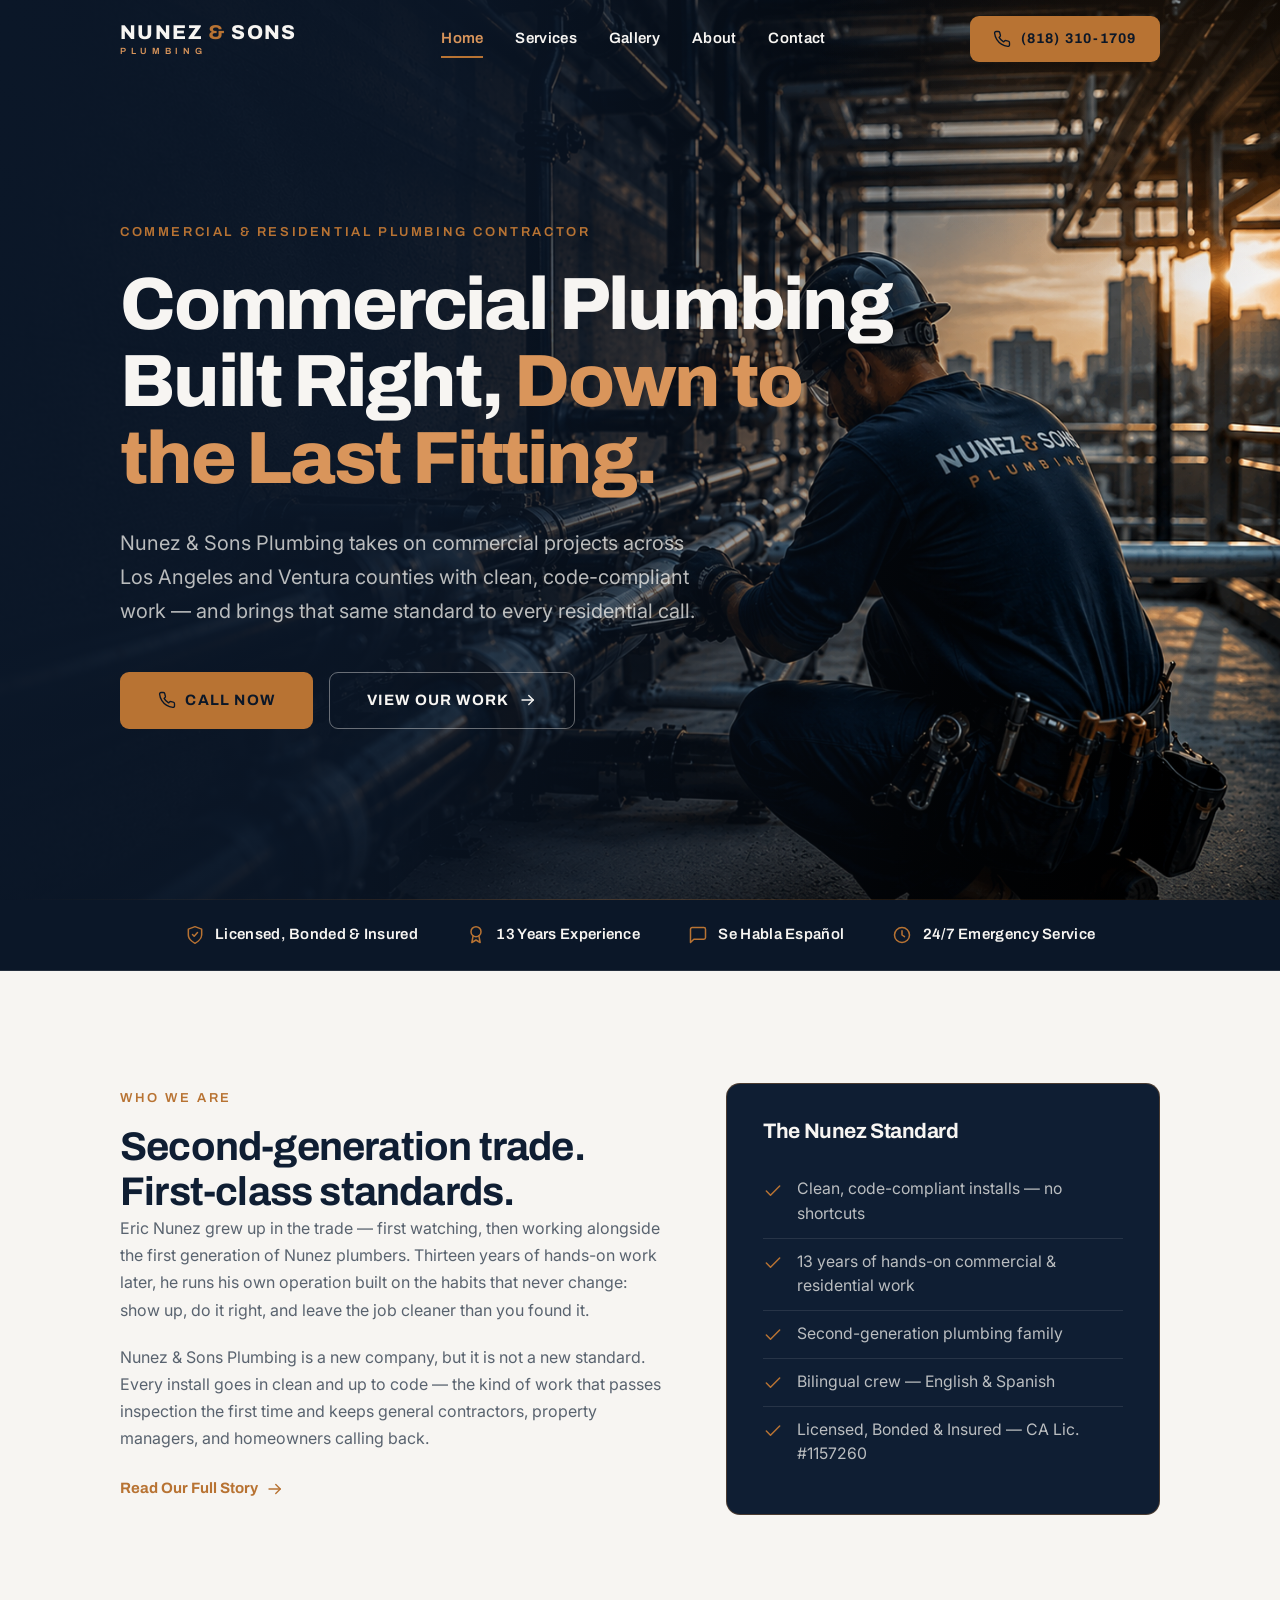
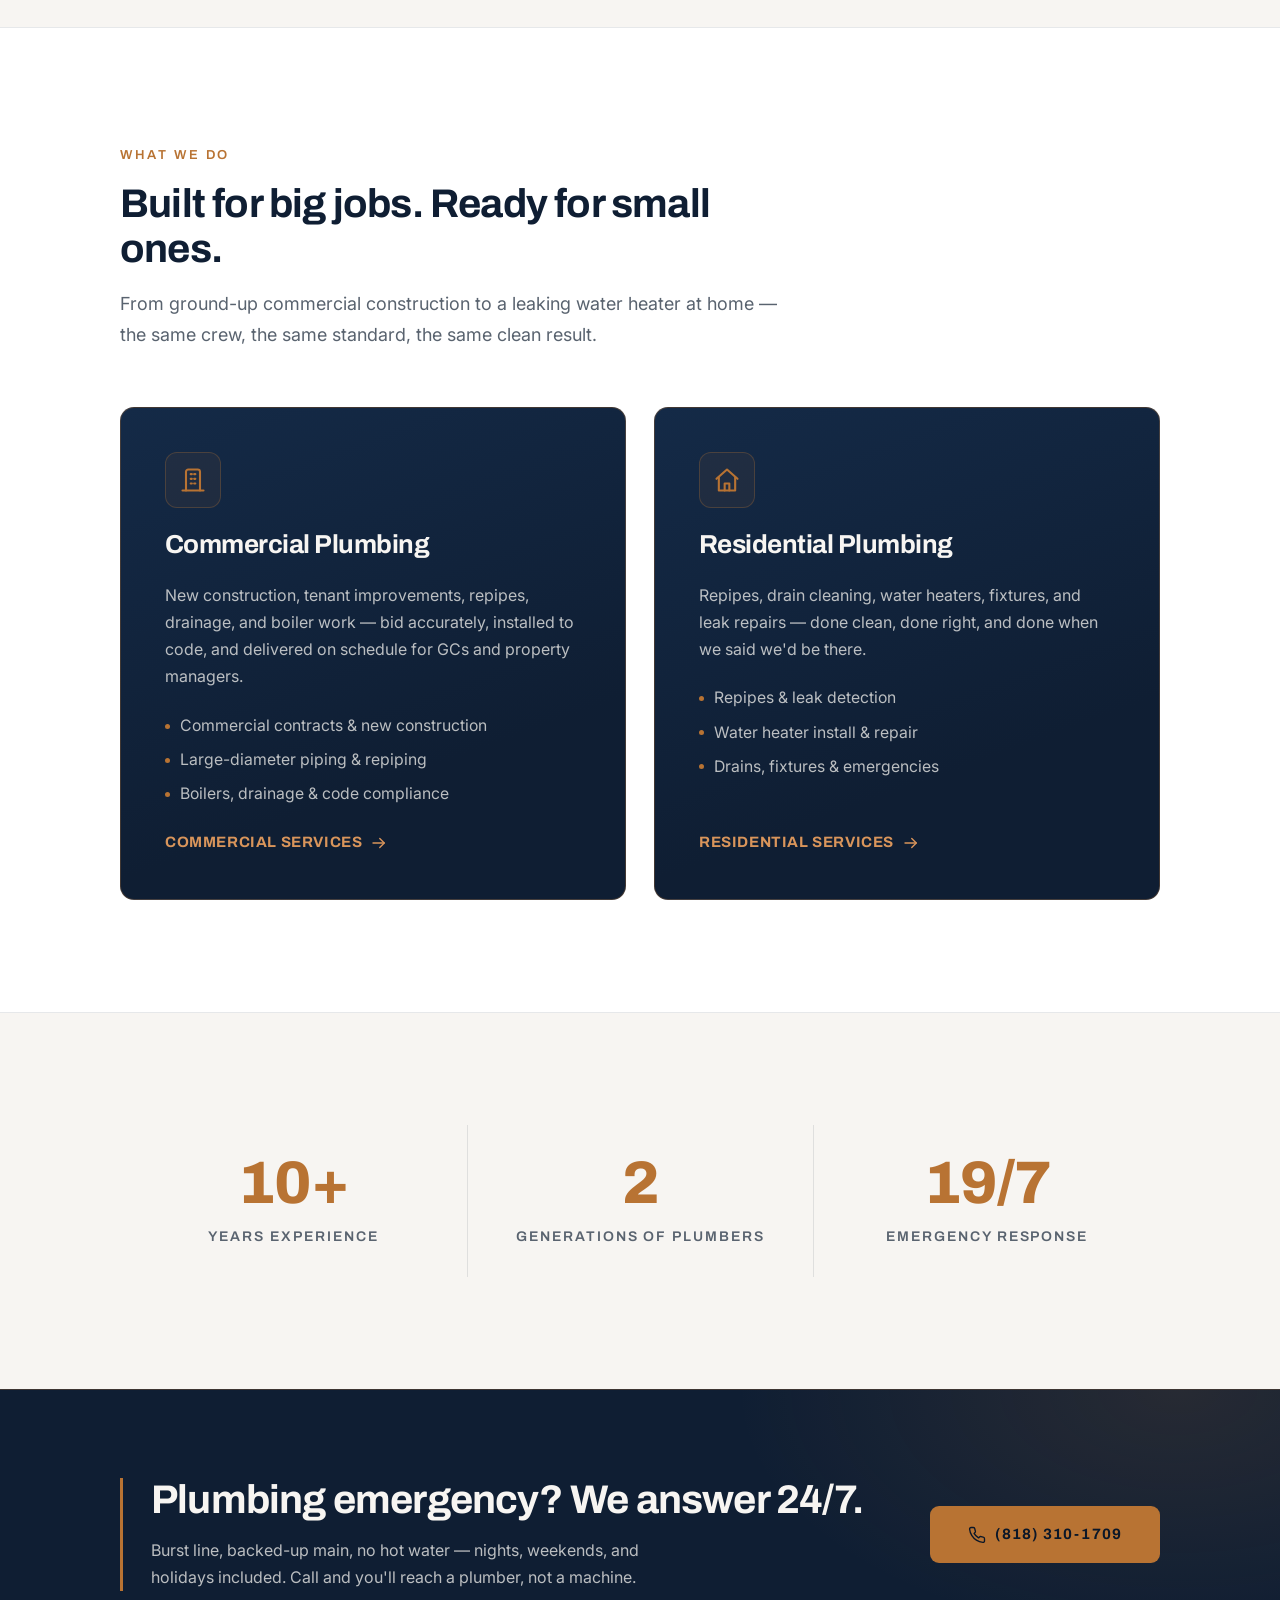
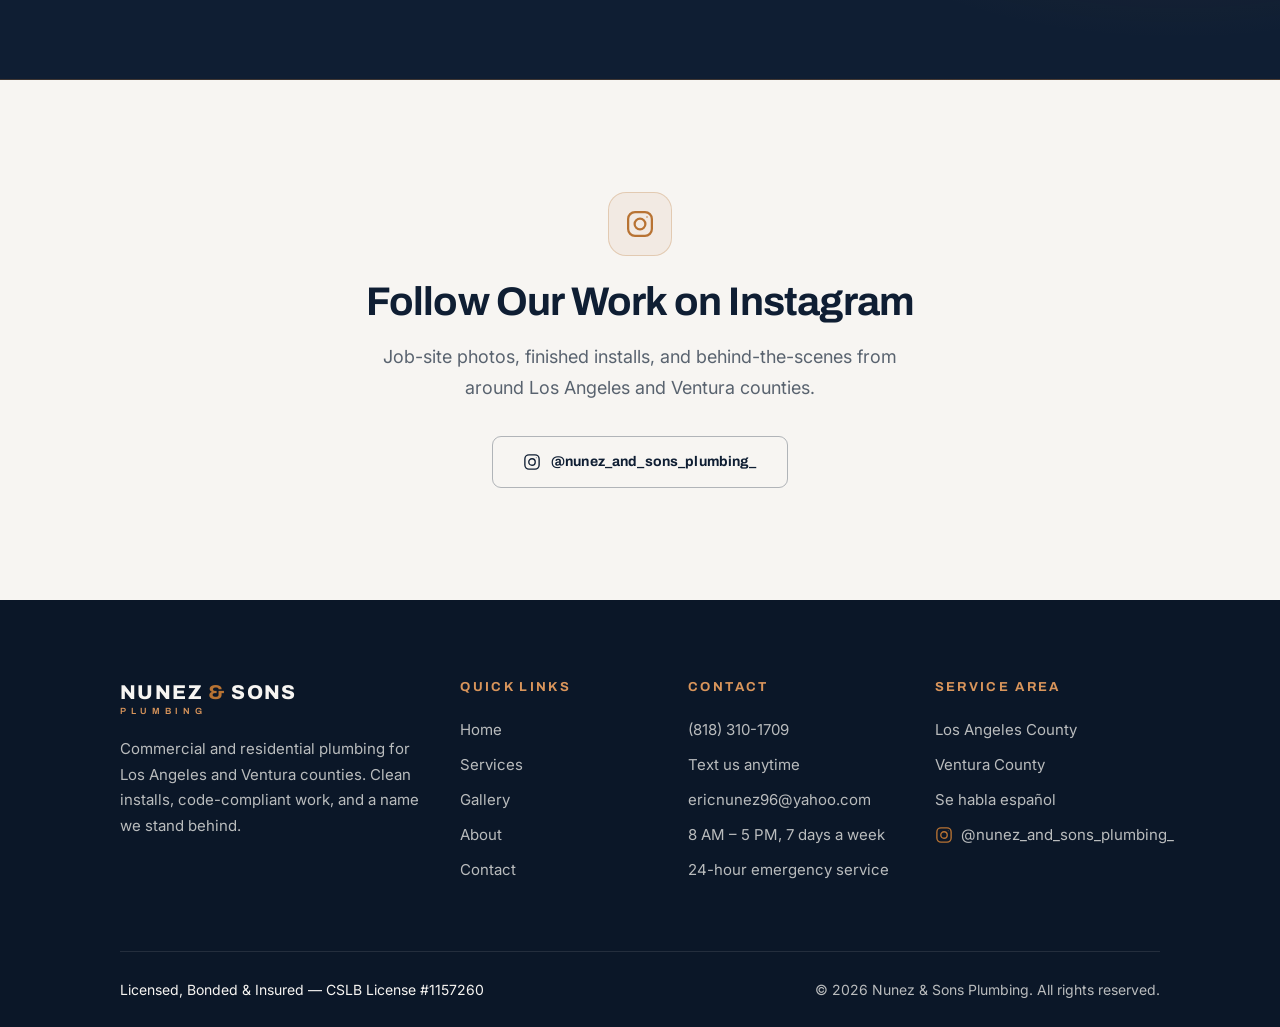
<file: nunez-sons-plumbing/index.html>
<!DOCTYPE html>
<html lang="en">
<head>
  <meta charset="UTF-8">
  <meta name="viewport" content="width=device-width, initial-scale=1">
  <title>Nunez &amp; Sons Plumbing | Commercial &amp; Residential Plumber — Los Angeles &amp; Ventura County</title>
  <meta name="description" content="Commercial plumbing contractor serving Los Angeles &amp; Ventura counties. Licensed, bonded &amp; insured (CA Lic. #1157260), 13 years of experience, 24/7 emergency service. Se habla español. Call (818) 310-1709.">
  <meta name="theme-color" content="#0F1E33">
  <link rel="canonical" href="https://mathias1-creator.github.io/Nunez-and-sons/">
  <meta property="og:type" content="website">
  <meta property="og:site_name" content="Nunez &amp; Sons Plumbing">
  <meta property="og:title" content="Nunez &amp; Sons Plumbing — Commercial Plumbing Built Right">
  <meta property="og:description" content="Commercial and residential plumbing across Los Angeles &amp; Ventura counties. Licensed, bonded &amp; insured. 24/7 emergency service. Call (818) 310-1709.">
  <meta property="og:url" content="https://mathias1-creator.github.io/Nunez-and-sons/">
  <meta property="og:image" content="https://picsum.photos/seed/plumb1/1200/630">
  <link rel="icon" href="data:image/svg+xml,%3Csvg xmlns='http://www.w3.org/2000/svg' viewBox='0 0 64 64'%3E%3Crect x='4' y='4' width='56' height='56' rx='10' fill='%230F1E33' stroke='%23B87333' stroke-width='4'/%3E%3Ctext x='32' y='42' font-family='Arial,Helvetica,sans-serif' font-size='22' font-weight='700' text-anchor='middle' fill='%23F7F5F2'%3EN%3Ctspan fill='%23B87333'%3E%26amp;%3C/tspan%3ES%3C/text%3E%3C/svg%3E">
  <link rel="preconnect" href="https://fonts.googleapis.com">
  <link rel="preconnect" href="https://fonts.gstatic.com" crossorigin>
  <link href="https://fonts.googleapis.com/css2?family=Archivo:wght@500;600;700;800&amp;family=Inter:wght@400;500&amp;display=swap" rel="stylesheet">
  <link rel="stylesheet" href="styles.css">
  <link rel="preload" as="image" href="images/hero-commercial.png">
  <script src="script.js" defer></script>
  <noscript><style>.reveal{opacity:1 !important;transform:none !important}</style></noscript>
  <script type="application/ld+json">
  {
    "@context": "https://schema.org",
    "@type": "Plumber",
    "name": "Nunez & Sons Plumbing",
    "url": "https://mathias1-creator.github.io/Nunez-and-sons/",
    "telephone": "+18183101709",
    "email": "ericnunez96@yahoo.com",
    "description": "Commercial and residential plumbing contractor serving Los Angeles County and Ventura County. Licensed, bonded and insured — CSLB License #1157260. Open 8 AM to 5 PM every day, with 24-hour emergency service available.",
    "founder": {
      "@type": "Person",
      "name": "Eric Nunez"
    },
    "areaServed": [
      { "@type": "AdministrativeArea", "name": "Los Angeles County" },
      { "@type": "AdministrativeArea", "name": "Ventura County" }
    ],
    "openingHoursSpecification": [
      {
        "@type": "OpeningHoursSpecification",
        "dayOfWeek": ["Monday", "Tuesday", "Wednesday", "Thursday", "Friday", "Saturday", "Sunday"],
        "opens": "08:00",
        "closes": "17:00"
      }
    ],
    "sameAs": ["https://www.instagram.com/nunez_and_sons_plumbing_"]
  }
  </script>
</head>
<body>
  <a class="skip-link" href="#main">Skip to content</a>

  <header class="site-header">
    <div class="container header-inner">
      <a class="brand" href="index.html" aria-label="Nunez &amp; Sons Plumbing — home">
        <span class="brand-name">NUNEZ <span class="amp">&amp;</span> SONS</span>
        <span class="brand-sub">PLUMBING</span>
      </a>
      <nav class="site-nav" id="site-nav" aria-label="Primary">
        <ul>
          <li><a href="index.html" aria-current="page">Home</a></li>
          <li><a href="services.html">Services</a></li>
          <li><a href="gallery.html">Gallery</a></li>
          <li><a href="about.html">About</a></li>
          <li><a href="contact.html">Contact</a></li>
        </ul>
      </nav>
      <a class="btn btn-copper header-cta" href="tel:+18183101709">
        <svg class="icon" viewBox="0 0 24 24" fill="none" stroke="currentColor" stroke-width="1.8" stroke-linecap="round" stroke-linejoin="round" aria-hidden="true"><path d="M22 16.92v3a2 2 0 0 1-2.18 2 19.79 19.79 0 0 1-8.63-3.07 19.5 19.5 0 0 1-6-6 19.79 19.79 0 0 1-3.07-8.67A2 2 0 0 1 4.11 2h3a2 2 0 0 1 2 1.72 12.84 12.84 0 0 0 .7 2.81 2 2 0 0 1-.45 2.11L8.09 9.91a16 16 0 0 0 6 6l1.27-1.27a2 2 0 0 1 2.11-.45 12.84 12.84 0 0 0 2.81.7A2 2 0 0 1 22 16.92z"/></svg>
        (818) 310-1709
      </a>
      <button class="nav-toggle" type="button" aria-expanded="false" aria-controls="site-nav" aria-label="Menu">
        <span class="nav-toggle-bar"></span>
        <span class="nav-toggle-bar"></span>
        <span class="nav-toggle-bar"></span>
      </button>
    </div>
  </header>

  <main id="main">

    <!-- Hero -->
    <section class="hero">
      <div class="container">
        <div class="hero-inner">
          <p class="eyebrow">Commercial &amp; Residential Plumbing Contractor</p>
          <h1 class="hero-title">Commercial Plumbing Built Right, <span class="hl">Down to the Last Fitting.</span></h1>
          <p class="hero-sub">Nunez &amp; Sons Plumbing takes on commercial projects across Los Angeles and Ventura counties with clean, code-compliant work — and brings that same standard to every residential call.</p>
          <div class="hero-ctas">
            <a class="btn btn-copper btn-lg" href="tel:+18183101709">
              <svg class="icon" viewBox="0 0 24 24" fill="none" stroke="currentColor" stroke-width="1.8" stroke-linecap="round" stroke-linejoin="round" aria-hidden="true"><path d="M22 16.92v3a2 2 0 0 1-2.18 2 19.79 19.79 0 0 1-8.63-3.07 19.5 19.5 0 0 1-6-6 19.79 19.79 0 0 1-3.07-8.67A2 2 0 0 1 4.11 2h3a2 2 0 0 1 2 1.72 12.84 12.84 0 0 0 .7 2.81 2 2 0 0 1-.45 2.11L8.09 9.91a16 16 0 0 0 6 6l1.27-1.27a2 2 0 0 1 2.11-.45 12.84 12.84 0 0 0 2.81.7A2 2 0 0 1 22 16.92z"/></svg>
              Call Now
            </a>
            <a class="btn btn-outline btn-lg" href="gallery.html">
              View Our Work
              <svg class="icon" viewBox="0 0 24 24" fill="none" stroke="currentColor" stroke-width="1.8" stroke-linecap="round" stroke-linejoin="round" aria-hidden="true"><path d="M4 12h15"/><path d="m13 6 6 6-6 6"/></svg>
            </a>
          </div>
        </div>
      </div>
    </section>

    <!-- Trust strip -->
    <div class="trust-strip" role="group" aria-label="Why choose Nunez &amp; Sons Plumbing">
      <div class="container">
        <ul class="trust-list">
          <li class="trust-item">
            <svg class="icon" viewBox="0 0 24 24" fill="none" stroke="currentColor" stroke-width="1.8" stroke-linecap="round" stroke-linejoin="round" aria-hidden="true"><path d="M12 22s8-4 8-10V5l-8-3-8 3v7c0 6 8 10 8 10z"/><path d="m9 11.5 2 2 4-4.5"/></svg>
            Licensed, Bonded &amp; Insured
          </li>
          <li class="trust-item">
            <svg class="icon" viewBox="0 0 24 24" fill="none" stroke="currentColor" stroke-width="1.8" stroke-linecap="round" stroke-linejoin="round" aria-hidden="true"><circle cx="12" cy="8" r="6"/><path d="M15.5 13 17 21l-5-3-5 3 1.5-8"/></svg>
            13 Years Experience
          </li>
          <li class="trust-item">
            <svg class="icon" viewBox="0 0 24 24" fill="none" stroke="currentColor" stroke-width="1.8" stroke-linecap="round" stroke-linejoin="round" aria-hidden="true"><path d="M21 15a2 2 0 0 1-2 2H7l-4 4V5a2 2 0 0 1 2-2h14a2 2 0 0 1 2 2z"/></svg>
            <span lang="es">Se Habla Español</span>
          </li>
          <li class="trust-item">
            <svg class="icon" viewBox="0 0 24 24" fill="none" stroke="currentColor" stroke-width="1.8" stroke-linecap="round" stroke-linejoin="round" aria-hidden="true"><circle cx="12" cy="12" r="9"/><path d="M12 7v5l3 2"/></svg>
            24/7 Emergency Service
          </li>
        </ul>
      </div>
    </div>

    <!-- Who we are -->
    <section class="section" id="about">
      <div class="container about-grid">
        <div class="about-copy reveal">
          <p class="eyebrow">Who We Are</p>
          <h2>Second-generation trade. First-class standards.</h2>
          <div class="about-body">
            <p>Eric Nunez grew up in the trade — first watching, then working alongside the first generation of Nunez plumbers. Thirteen years of hands-on work later, he runs his own operation built on the habits that never change: show up, do it right, and leave the job cleaner than you found it.</p>
            <p>Nunez &amp; Sons Plumbing is a new company, but it is not a new standard. Every install goes in clean and up to code — the kind of work that passes inspection the first time and keeps general contractors, property managers, and homeowners calling back.</p>
          </div>
          <a class="inline-link" href="about.html">
            Read Our Full Story
            <svg class="icon" viewBox="0 0 24 24" fill="none" stroke="currentColor" stroke-width="1.8" stroke-linecap="round" stroke-linejoin="round" aria-hidden="true"><path d="M4 12h15"/><path d="m13 6 6 6-6 6"/></svg>
          </a>
        </div>
        <div class="about-panel reveal reveal-d1">
          <h3>The Nunez Standard</h3>
          <ul>
            <li>
              <svg class="icon" viewBox="0 0 24 24" fill="none" stroke="currentColor" stroke-width="1.8" stroke-linecap="round" stroke-linejoin="round" aria-hidden="true"><path d="M20 6 9 17l-5-5"/></svg>
              Clean, code-compliant installs — no shortcuts
            </li>
            <li>
              <svg class="icon" viewBox="0 0 24 24" fill="none" stroke="currentColor" stroke-width="1.8" stroke-linecap="round" stroke-linejoin="round" aria-hidden="true"><path d="M20 6 9 17l-5-5"/></svg>
              13 years of hands-on commercial &amp; residential work
            </li>
            <li>
              <svg class="icon" viewBox="0 0 24 24" fill="none" stroke="currentColor" stroke-width="1.8" stroke-linecap="round" stroke-linejoin="round" aria-hidden="true"><path d="M20 6 9 17l-5-5"/></svg>
              Second-generation plumbing family
            </li>
            <li>
              <svg class="icon" viewBox="0 0 24 24" fill="none" stroke="currentColor" stroke-width="1.8" stroke-linecap="round" stroke-linejoin="round" aria-hidden="true"><path d="M20 6 9 17l-5-5"/></svg>
              Bilingual crew — English &amp; Spanish
            </li>
            <li>
              <svg class="icon" viewBox="0 0 24 24" fill="none" stroke="currentColor" stroke-width="1.8" stroke-linecap="round" stroke-linejoin="round" aria-hidden="true"><path d="M20 6 9 17l-5-5"/></svg>
              Licensed, Bonded &amp; Insured — CA Lic. #1157260
            </li>
          </ul>
        </div>
      </div>
    </section>

    <!-- Services overview -->
    <section class="section section-alt">
      <div class="container">
        <div class="section-head reveal">
          <p class="eyebrow">What We Do</p>
          <h2>Built for big jobs. Ready for small ones.</h2>
          <p class="lede">From ground-up commercial construction to a leaking water heater at home — the same crew, the same standard, the same clean result.</p>
        </div>
        <div class="split-cards">
          <a class="service-card-big reveal" href="services.html#commercial">
            <span class="svc-icon">
              <svg class="icon" viewBox="0 0 24 24" fill="none" stroke="currentColor" stroke-width="1.8" stroke-linecap="round" stroke-linejoin="round" aria-hidden="true"><path d="M3 21h18"/><path d="M6 21V5a2 2 0 0 1 2-2h8a2 2 0 0 1 2 2v16"/><path d="M10 7h1"/><path d="M13 7h1"/><path d="M10 11h1"/><path d="M13 11h1"/><path d="M10 15h1"/><path d="M13 15h1"/></svg>
            </span>
            <h3>Commercial Plumbing</h3>
            <p>New construction, tenant improvements, repipes, drainage, and boiler work — bid accurately, installed to code, and delivered on schedule for GCs and property managers.</p>
            <ul>
              <li>Commercial contracts &amp; new construction</li>
              <li>Large-diameter piping &amp; repiping</li>
              <li>Boilers, drainage &amp; code compliance</li>
            </ul>
            <span class="card-link">
              Commercial Services
              <svg class="icon" viewBox="0 0 24 24" fill="none" stroke="currentColor" stroke-width="1.8" stroke-linecap="round" stroke-linejoin="round" aria-hidden="true"><path d="M4 12h15"/><path d="m13 6 6 6-6 6"/></svg>
            </span>
          </a>
          <a class="service-card-big reveal reveal-d1" href="services.html#residential">
            <span class="svc-icon">
              <svg class="icon" viewBox="0 0 24 24" fill="none" stroke="currentColor" stroke-width="1.8" stroke-linecap="round" stroke-linejoin="round" aria-hidden="true"><path d="m3 11 9-8 9 8"/><path d="M5 9.5V21h14V9.5"/><path d="M10 21v-6h4v6"/></svg>
            </span>
            <h3>Residential Plumbing</h3>
            <p>Repipes, drain cleaning, water heaters, fixtures, and leak repairs — done clean, done right, and done when we said we'd be there.</p>
            <ul>
              <li>Repipes &amp; leak detection</li>
              <li>Water heater install &amp; repair</li>
              <li>Drains, fixtures &amp; emergencies</li>
            </ul>
            <span class="card-link">
              Residential Services
              <svg class="icon" viewBox="0 0 24 24" fill="none" stroke="currentColor" stroke-width="1.8" stroke-linecap="round" stroke-linejoin="round" aria-hidden="true"><path d="M4 12h15"/><path d="m13 6 6 6-6 6"/></svg>
            </span>
          </a>
        </div>
      </div>
    </section>

    <!-- Stats -->
    <section class="section" aria-label="Nunez &amp; Sons Plumbing by the numbers">
      <div class="container">
        <div class="stats-grid reveal">
          <div class="stat">
            <div class="stat-number" data-target="13" data-suffix="+">13+</div>
            <div class="stat-label">Years Experience</div>
          </div>
          <div class="stat">
            <div class="stat-number" data-target="2" data-suffix="">2</div>
            <div class="stat-label">Generations of Plumbers</div>
          </div>
          <div class="stat">
            <div class="stat-number" data-target="24" data-suffix="/7">24/7</div>
            <div class="stat-label">Emergency Response</div>
          </div>
        </div>
      </div>
    </section>

    <!-- Emergency banner -->
    <section class="emergency">
      <div class="container emergency-inner">
        <div class="emergency-copy reveal">
          <h2>Plumbing emergency? We answer 24/7.</h2>
          <p>Burst line, backed-up main, no hot water — nights, weekends, and holidays included. Call and you'll reach a plumber, not a machine.</p>
        </div>
        <div class="reveal reveal-d1">
          <a class="btn btn-copper btn-lg" href="tel:+18183101709">
            <svg class="icon" viewBox="0 0 24 24" fill="none" stroke="currentColor" stroke-width="1.8" stroke-linecap="round" stroke-linejoin="round" aria-hidden="true"><path d="M22 16.92v3a2 2 0 0 1-2.18 2 19.79 19.79 0 0 1-8.63-3.07 19.5 19.5 0 0 1-6-6 19.79 19.79 0 0 1-3.07-8.67A2 2 0 0 1 4.11 2h3a2 2 0 0 1 2 1.72 12.84 12.84 0 0 0 .7 2.81 2 2 0 0 1-.45 2.11L8.09 9.91a16 16 0 0 0 6 6l1.27-1.27a2 2 0 0 1 2.11-.45 12.84 12.84 0 0 0 2.81.7A2 2 0 0 1 22 16.92z"/></svg>
            (818) 310-1709
          </a>
        </div>
      </div>
    </section>

    <!-- Instagram -->
    <section class="section instagram-cta">
      <div class="container reveal">
        <span class="ig-badge">
          <svg class="icon" viewBox="0 0 24 24" fill="none" stroke="currentColor" stroke-width="1.8" stroke-linecap="round" stroke-linejoin="round" aria-hidden="true"><rect x="2.5" y="2.5" width="19" height="19" rx="5.5"/><circle cx="12" cy="12" r="4.3"/><circle cx="17.6" cy="6.4" r="0.6" fill="currentColor" stroke="none"/></svg>
        </span>
        <h2>Follow Our Work on Instagram</h2>
        <p class="lede">Job-site photos, finished installs, and behind-the-scenes from around Los Angeles and Ventura counties.</p>
        <a class="btn btn-outline-dark btn-case-normal" href="https://www.instagram.com/nunez_and_sons_plumbing_" target="_blank" rel="noopener">
          <svg class="icon" viewBox="0 0 24 24" fill="none" stroke="currentColor" stroke-width="1.8" stroke-linecap="round" stroke-linejoin="round" aria-hidden="true"><rect x="2.5" y="2.5" width="19" height="19" rx="5.5"/><circle cx="12" cy="12" r="4.3"/><circle cx="17.6" cy="6.4" r="0.6" fill="currentColor" stroke="none"/></svg>
          @nunez_and_sons_plumbing_
        </a>
      </div>
    </section>

  </main>

  <footer class="site-footer">
    <div class="container">
      <div class="footer-grid">
        <div class="footer-brand">
          <a class="brand" href="index.html" aria-label="Nunez &amp; Sons Plumbing — home">
            <span class="brand-name">NUNEZ <span class="amp">&amp;</span> SONS</span>
            <span class="brand-sub">PLUMBING</span>
          </a>
          <p>Commercial and residential plumbing for Los Angeles and Ventura counties. Clean installs, code-compliant work, and a name we stand behind.</p>
        </div>
        <div class="footer-col">
          <h4>Quick Links</h4>
          <ul>
            <li><a href="index.html">Home</a></li>
            <li><a href="services.html">Services</a></li>
            <li><a href="gallery.html">Gallery</a></li>
            <li><a href="about.html">About</a></li>
            <li><a href="contact.html">Contact</a></li>
          </ul>
        </div>
        <div class="footer-col">
          <h4>Contact</h4>
          <ul>
            <li><a href="tel:+18183101709">(818) 310-1709</a></li>
            <li><a href="sms:+18183101709">Text us anytime</a></li>
            <li><a href="mailto:ericnunez96@yahoo.com">ericnunez96@yahoo.com</a></li>
            <li>8 AM – 5 PM, 7 days a week</li>
            <li>24-hour emergency service</li>
          </ul>
        </div>
        <div class="footer-col">
          <h4>Service Area</h4>
          <ul>
            <li>Los Angeles County</li>
            <li>Ventura County</li>
            <li><span lang="es">Se habla español</span></li>
            <li>
              <a class="footer-ig" href="https://www.instagram.com/nunez_and_sons_plumbing_" target="_blank" rel="noopener">
                <svg class="icon" viewBox="0 0 24 24" fill="none" stroke="currentColor" stroke-width="1.8" stroke-linecap="round" stroke-linejoin="round" aria-hidden="true"><rect x="2.5" y="2.5" width="19" height="19" rx="5.5"/><circle cx="12" cy="12" r="4.3"/><circle cx="17.6" cy="6.4" r="0.6" fill="currentColor" stroke="none"/></svg>
                @nunez_and_sons_plumbing_
              </a>
            </li>
          </ul>
        </div>
      </div>
      <div class="footer-bottom">
        <span class="license">Licensed, Bonded &amp; Insured — CSLB License #1157260</span>
        <span>© 2026 Nunez &amp; Sons Plumbing. All rights reserved.</span>
      </div>
    </div>
  </footer>

  <div class="bottom-bar" aria-label="Quick contact">
    <a class="bb-call" href="tel:+18183101709">
      <svg class="icon" viewBox="0 0 24 24" fill="none" stroke="currentColor" stroke-width="1.8" stroke-linecap="round" stroke-linejoin="round" aria-hidden="true"><path d="M22 16.92v3a2 2 0 0 1-2.18 2 19.79 19.79 0 0 1-8.63-3.07 19.5 19.5 0 0 1-6-6 19.79 19.79 0 0 1-3.07-8.67A2 2 0 0 1 4.11 2h3a2 2 0 0 1 2 1.72 12.84 12.84 0 0 0 .7 2.81 2 2 0 0 1-.45 2.11L8.09 9.91a16 16 0 0 0 6 6l1.27-1.27a2 2 0 0 1 2.11-.45 12.84 12.84 0 0 0 2.81.7A2 2 0 0 1 22 16.92z"/></svg>
      Call
    </a>
    <a class="bb-text" href="sms:+18183101709">
      <svg class="icon" viewBox="0 0 24 24" fill="none" stroke="currentColor" stroke-width="1.8" stroke-linecap="round" stroke-linejoin="round" aria-hidden="true"><path d="M21 15a2 2 0 0 1-2 2H7l-4 4V5a2 2 0 0 1 2-2h14a2 2 0 0 1 2 2z"/></svg>
      Text
    </a>
  </div>
</body>
</html>
</file>
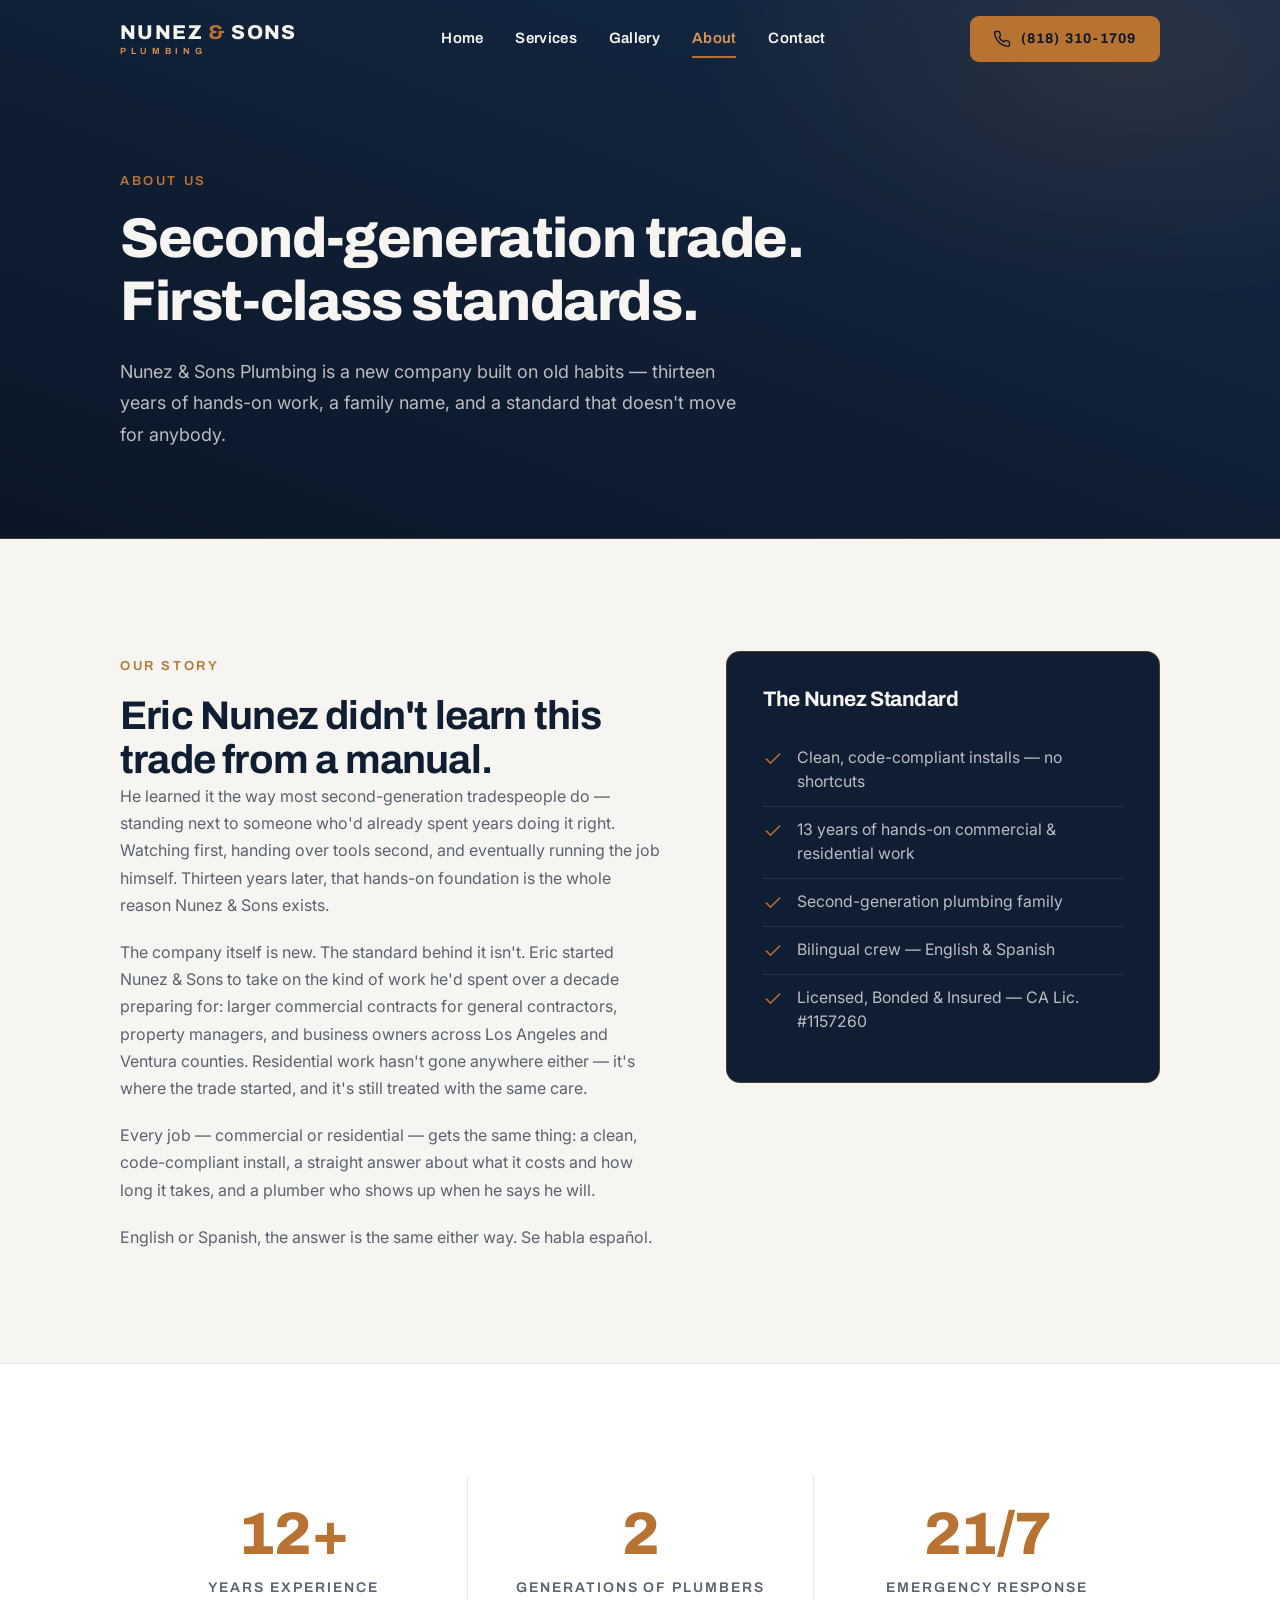
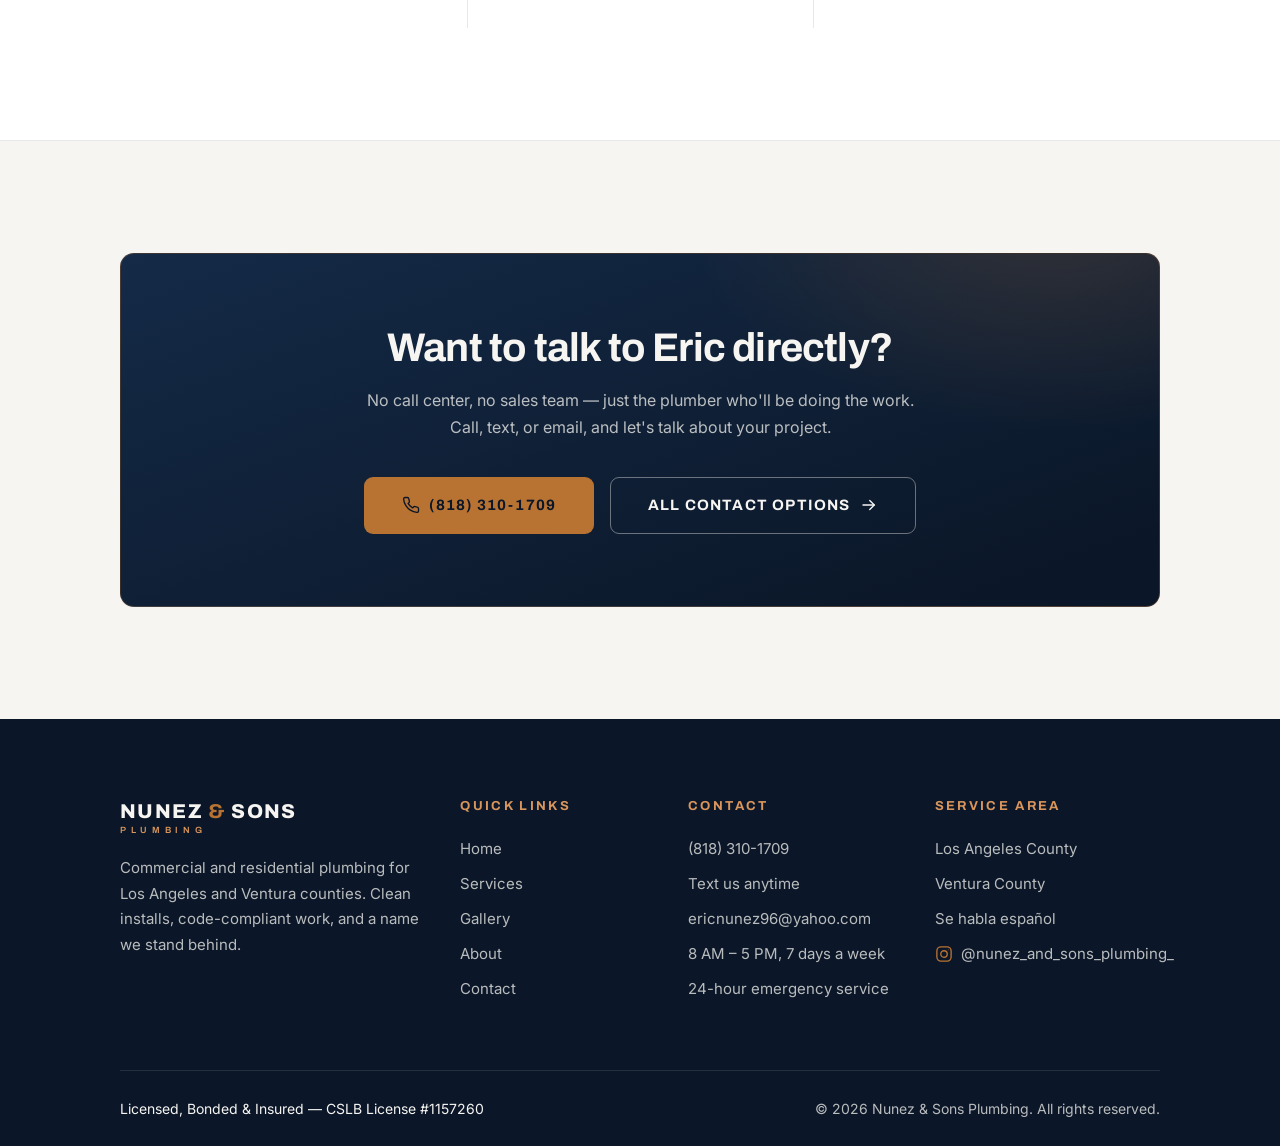
<file: nunez-sons-plumbing/about.html>
<!DOCTYPE html>
<html lang="en">
<head>
  <meta charset="UTF-8">
  <meta name="viewport" content="width=device-width, initial-scale=1">
  <title>About Us — Eric Nunez, Second-Generation Plumber | Nunez &amp; Sons Plumbing</title>
  <meta name="description" content="Meet Eric Nunez — a second-generation plumber with 13 years of hands-on experience, now running Nunez &amp; Sons Plumbing across Los Angeles &amp; Ventura counties. Licensed, bonded &amp; insured. Se habla español.">
  <meta name="theme-color" content="#0F1E33">
  <link rel="canonical" href="https://mathias1-creator.github.io/Nunez-and-sons/about.html">
  <meta property="og:type" content="website">
  <meta property="og:site_name" content="Nunez &amp; Sons Plumbing">
  <meta property="og:title" content="About Nunez &amp; Sons Plumbing">
  <meta property="og:description" content="Second-generation plumber Eric Nunez, 13 years of hands-on experience, now running his own commercial &amp; residential plumbing company across Los Angeles &amp; Ventura counties.">
  <meta property="og:url" content="https://mathias1-creator.github.io/Nunez-and-sons/about.html">
  <meta property="og:image" content="https://picsum.photos/seed/plumb1/1200/630">
  <link rel="icon" href="data:image/svg+xml,%3Csvg xmlns='http://www.w3.org/2000/svg' viewBox='0 0 64 64'%3E%3Crect x='4' y='4' width='56' height='56' rx='10' fill='%230F1E33' stroke='%23B87333' stroke-width='4'/%3E%3Ctext x='32' y='42' font-family='Arial,Helvetica,sans-serif' font-size='22' font-weight='700' text-anchor='middle' fill='%23F7F5F2'%3EN%3Ctspan fill='%23B87333'%3E%26amp;%3C/tspan%3ES%3C/text%3E%3C/svg%3E">
  <link rel="preconnect" href="https://fonts.googleapis.com">
  <link rel="preconnect" href="https://fonts.gstatic.com" crossorigin>
  <link href="https://fonts.googleapis.com/css2?family=Archivo:wght@500;600;700;800&amp;family=Inter:wght@400;500&amp;display=swap" rel="stylesheet">
  <link rel="stylesheet" href="styles.css">
  <script src="script.js" defer></script>
  <noscript><style>.reveal{opacity:1 !important;transform:none !important}</style></noscript>
</head>
<body>
  <a class="skip-link" href="#main">Skip to content</a>

  <header class="site-header">
    <div class="container header-inner">
      <a class="brand" href="index.html" aria-label="Nunez &amp; Sons Plumbing — home">
        <span class="brand-name">NUNEZ <span class="amp">&amp;</span> SONS</span>
        <span class="brand-sub">PLUMBING</span>
      </a>
      <nav class="site-nav" id="site-nav" aria-label="Primary">
        <ul>
          <li><a href="index.html">Home</a></li>
          <li><a href="services.html">Services</a></li>
          <li><a href="gallery.html">Gallery</a></li>
          <li><a href="about.html" aria-current="page">About</a></li>
          <li><a href="contact.html">Contact</a></li>
        </ul>
      </nav>
      <a class="btn btn-copper header-cta" href="tel:+18183101709">
        <svg class="icon" viewBox="0 0 24 24" fill="none" stroke="currentColor" stroke-width="1.8" stroke-linecap="round" stroke-linejoin="round" aria-hidden="true"><path d="M22 16.92v3a2 2 0 0 1-2.18 2 19.79 19.79 0 0 1-8.63-3.07 19.5 19.5 0 0 1-6-6 19.79 19.79 0 0 1-3.07-8.67A2 2 0 0 1 4.11 2h3a2 2 0 0 1 2 1.72 12.84 12.84 0 0 0 .7 2.81 2 2 0 0 1-.45 2.11L8.09 9.91a16 16 0 0 0 6 6l1.27-1.27a2 2 0 0 1 2.11-.45 12.84 12.84 0 0 0 2.81.7A2 2 0 0 1 22 16.92z"/></svg>
        (818) 310-1709
      </a>
      <button class="nav-toggle" type="button" aria-expanded="false" aria-controls="site-nav" aria-label="Menu">
        <span class="nav-toggle-bar"></span>
        <span class="nav-toggle-bar"></span>
        <span class="nav-toggle-bar"></span>
      </button>
    </div>
  </header>

  <main id="main">

    <!-- Page hero -->
    <section class="page-hero">
      <div class="container">
        <p class="eyebrow">About Us</p>
        <h1>Second-generation trade. First-class standards.</h1>
        <p class="lede">Nunez &amp; Sons Plumbing is a new company built on old habits — thirteen years of hands-on work, a family name, and a standard that doesn't move for anybody.</p>
      </div>
    </section>

    <!-- Our story -->
    <section class="section" id="story">
      <div class="container about-grid">
        <div class="about-copy reveal">
          <p class="eyebrow">Our Story</p>
          <h2>Eric Nunez didn't learn this trade from a manual.</h2>
          <div class="about-body">
            <p>He learned it the way most second-generation tradespeople do — standing next to someone who'd already spent years doing it right. Watching first, handing over tools second, and eventually running the job himself. Thirteen years later, that hands-on foundation is the whole reason Nunez &amp; Sons exists.</p>
            <p>The company itself is new. The standard behind it isn't. Eric started Nunez &amp; Sons to take on the kind of work he'd spent over a decade preparing for: larger commercial contracts for general contractors, property managers, and business owners across Los Angeles and Ventura counties. Residential work hasn't gone anywhere either — it's where the trade started, and it's still treated with the same care.</p>
            <p>Every job — commercial or residential — gets the same thing: a clean, code-compliant install, a straight answer about what it costs and how long it takes, and a plumber who shows up when he says he will.</p>
            <p>English or Spanish, the answer is the same either way. <span lang="es">Se habla español.</span></p>
          </div>
        </div>
        <div class="about-panel reveal reveal-d1">
          <h3>The Nunez Standard</h3>
          <ul>
            <li>
              <svg class="icon" viewBox="0 0 24 24" fill="none" stroke="currentColor" stroke-width="1.8" stroke-linecap="round" stroke-linejoin="round" aria-hidden="true"><path d="M20 6 9 17l-5-5"/></svg>
              Clean, code-compliant installs — no shortcuts
            </li>
            <li>
              <svg class="icon" viewBox="0 0 24 24" fill="none" stroke="currentColor" stroke-width="1.8" stroke-linecap="round" stroke-linejoin="round" aria-hidden="true"><path d="M20 6 9 17l-5-5"/></svg>
              13 years of hands-on commercial &amp; residential work
            </li>
            <li>
              <svg class="icon" viewBox="0 0 24 24" fill="none" stroke="currentColor" stroke-width="1.8" stroke-linecap="round" stroke-linejoin="round" aria-hidden="true"><path d="M20 6 9 17l-5-5"/></svg>
              Second-generation plumbing family
            </li>
            <li>
              <svg class="icon" viewBox="0 0 24 24" fill="none" stroke="currentColor" stroke-width="1.8" stroke-linecap="round" stroke-linejoin="round" aria-hidden="true"><path d="M20 6 9 17l-5-5"/></svg>
              Bilingual crew — English &amp; Spanish
            </li>
            <li>
              <svg class="icon" viewBox="0 0 24 24" fill="none" stroke="currentColor" stroke-width="1.8" stroke-linecap="round" stroke-linejoin="round" aria-hidden="true"><path d="M20 6 9 17l-5-5"/></svg>
              Licensed, Bonded &amp; Insured — CA Lic. #1157260
            </li>
          </ul>
        </div>
      </div>
    </section>

    <!-- Stats -->
    <section class="section section-alt" aria-label="Nunez &amp; Sons Plumbing by the numbers">
      <div class="container">
        <div class="stats-grid reveal">
          <div class="stat">
            <div class="stat-number" data-target="13" data-suffix="+">13+</div>
            <div class="stat-label">Years Experience</div>
          </div>
          <div class="stat">
            <div class="stat-number" data-target="2" data-suffix="">2</div>
            <div class="stat-label">Generations of Plumbers</div>
          </div>
          <div class="stat">
            <div class="stat-number" data-target="24" data-suffix="/7">24/7</div>
            <div class="stat-label">Emergency Response</div>
          </div>
        </div>
      </div>
    </section>

    <!-- Closing CTA -->
    <section class="section" aria-label="Talk to Eric">
      <div class="container">
        <div class="cta-panel reveal">
          <h2>Want to talk to Eric directly?</h2>
          <p>No call center, no sales team — just the plumber who'll be doing the work. Call, text, or email, and let's talk about your project.</p>
          <div class="cta-actions">
            <a class="btn btn-copper btn-lg" href="tel:+18183101709">
              <svg class="icon" viewBox="0 0 24 24" fill="none" stroke="currentColor" stroke-width="1.8" stroke-linecap="round" stroke-linejoin="round" aria-hidden="true"><path d="M22 16.92v3a2 2 0 0 1-2.18 2 19.79 19.79 0 0 1-8.63-3.07 19.5 19.5 0 0 1-6-6 19.79 19.79 0 0 1-3.07-8.67A2 2 0 0 1 4.11 2h3a2 2 0 0 1 2 1.72 12.84 12.84 0 0 0 .7 2.81 2 2 0 0 1-.45 2.11L8.09 9.91a16 16 0 0 0 6 6l1.27-1.27a2 2 0 0 1 2.11-.45 12.84 12.84 0 0 0 2.81.7A2 2 0 0 1 22 16.92z"/></svg>
              (818) 310-1709
            </a>
            <a class="btn btn-outline btn-lg" href="contact.html">
              All Contact Options
              <svg class="icon" viewBox="0 0 24 24" fill="none" stroke="currentColor" stroke-width="1.8" stroke-linecap="round" stroke-linejoin="round" aria-hidden="true"><path d="M4 12h15"/><path d="m13 6 6 6-6 6"/></svg>
            </a>
          </div>
        </div>
      </div>
    </section>

  </main>

  <footer class="site-footer">
    <div class="container">
      <div class="footer-grid">
        <div class="footer-brand">
          <a class="brand" href="index.html" aria-label="Nunez &amp; Sons Plumbing — home">
            <span class="brand-name">NUNEZ <span class="amp">&amp;</span> SONS</span>
            <span class="brand-sub">PLUMBING</span>
          </a>
          <p>Commercial and residential plumbing for Los Angeles and Ventura counties. Clean installs, code-compliant work, and a name we stand behind.</p>
        </div>
        <div class="footer-col">
          <h4>Quick Links</h4>
          <ul>
            <li><a href="index.html">Home</a></li>
            <li><a href="services.html">Services</a></li>
            <li><a href="gallery.html">Gallery</a></li>
            <li><a href="about.html">About</a></li>
            <li><a href="contact.html">Contact</a></li>
          </ul>
        </div>
        <div class="footer-col">
          <h4>Contact</h4>
          <ul>
            <li><a href="tel:+18183101709">(818) 310-1709</a></li>
            <li><a href="sms:+18183101709">Text us anytime</a></li>
            <li><a href="mailto:ericnunez96@yahoo.com">ericnunez96@yahoo.com</a></li>
            <li>8 AM – 5 PM, 7 days a week</li>
            <li>24-hour emergency service</li>
          </ul>
        </div>
        <div class="footer-col">
          <h4>Service Area</h4>
          <ul>
            <li>Los Angeles County</li>
            <li>Ventura County</li>
            <li><span lang="es">Se habla español</span></li>
            <li>
              <a class="footer-ig" href="https://www.instagram.com/nunez_and_sons_plumbing_" target="_blank" rel="noopener">
                <svg class="icon" viewBox="0 0 24 24" fill="none" stroke="currentColor" stroke-width="1.8" stroke-linecap="round" stroke-linejoin="round" aria-hidden="true"><rect x="2.5" y="2.5" width="19" height="19" rx="5.5"/><circle cx="12" cy="12" r="4.3"/><circle cx="17.6" cy="6.4" r="0.6" fill="currentColor" stroke="none"/></svg>
                @nunez_and_sons_plumbing_
              </a>
            </li>
          </ul>
        </div>
      </div>
      <div class="footer-bottom">
        <span class="license">Licensed, Bonded &amp; Insured — CSLB License #1157260</span>
        <span>© 2026 Nunez &amp; Sons Plumbing. All rights reserved.</span>
      </div>
    </div>
  </footer>

  <div class="bottom-bar" aria-label="Quick contact">
    <a class="bb-call" href="tel:+18183101709">
      <svg class="icon" viewBox="0 0 24 24" fill="none" stroke="currentColor" stroke-width="1.8" stroke-linecap="round" stroke-linejoin="round" aria-hidden="true"><path d="M22 16.92v3a2 2 0 0 1-2.18 2 19.79 19.79 0 0 1-8.63-3.07 19.5 19.5 0 0 1-6-6 19.79 19.79 0 0 1-3.07-8.67A2 2 0 0 1 4.11 2h3a2 2 0 0 1 2 1.72 12.84 12.84 0 0 0 .7 2.81 2 2 0 0 1-.45 2.11L8.09 9.91a16 16 0 0 0 6 6l1.27-1.27a2 2 0 0 1 2.11-.45 12.84 12.84 0 0 0 2.81.7A2 2 0 0 1 22 16.92z"/></svg>
      Call
    </a>
    <a class="bb-text" href="sms:+18183101709">
      <svg class="icon" viewBox="0 0 24 24" fill="none" stroke="currentColor" stroke-width="1.8" stroke-linecap="round" stroke-linejoin="round" aria-hidden="true"><path d="M21 15a2 2 0 0 1-2 2H7l-4 4V5a2 2 0 0 1 2-2h14a2 2 0 0 1 2 2z"/></svg>
      Text
    </a>
  </div>
</body>
</html>
</file>
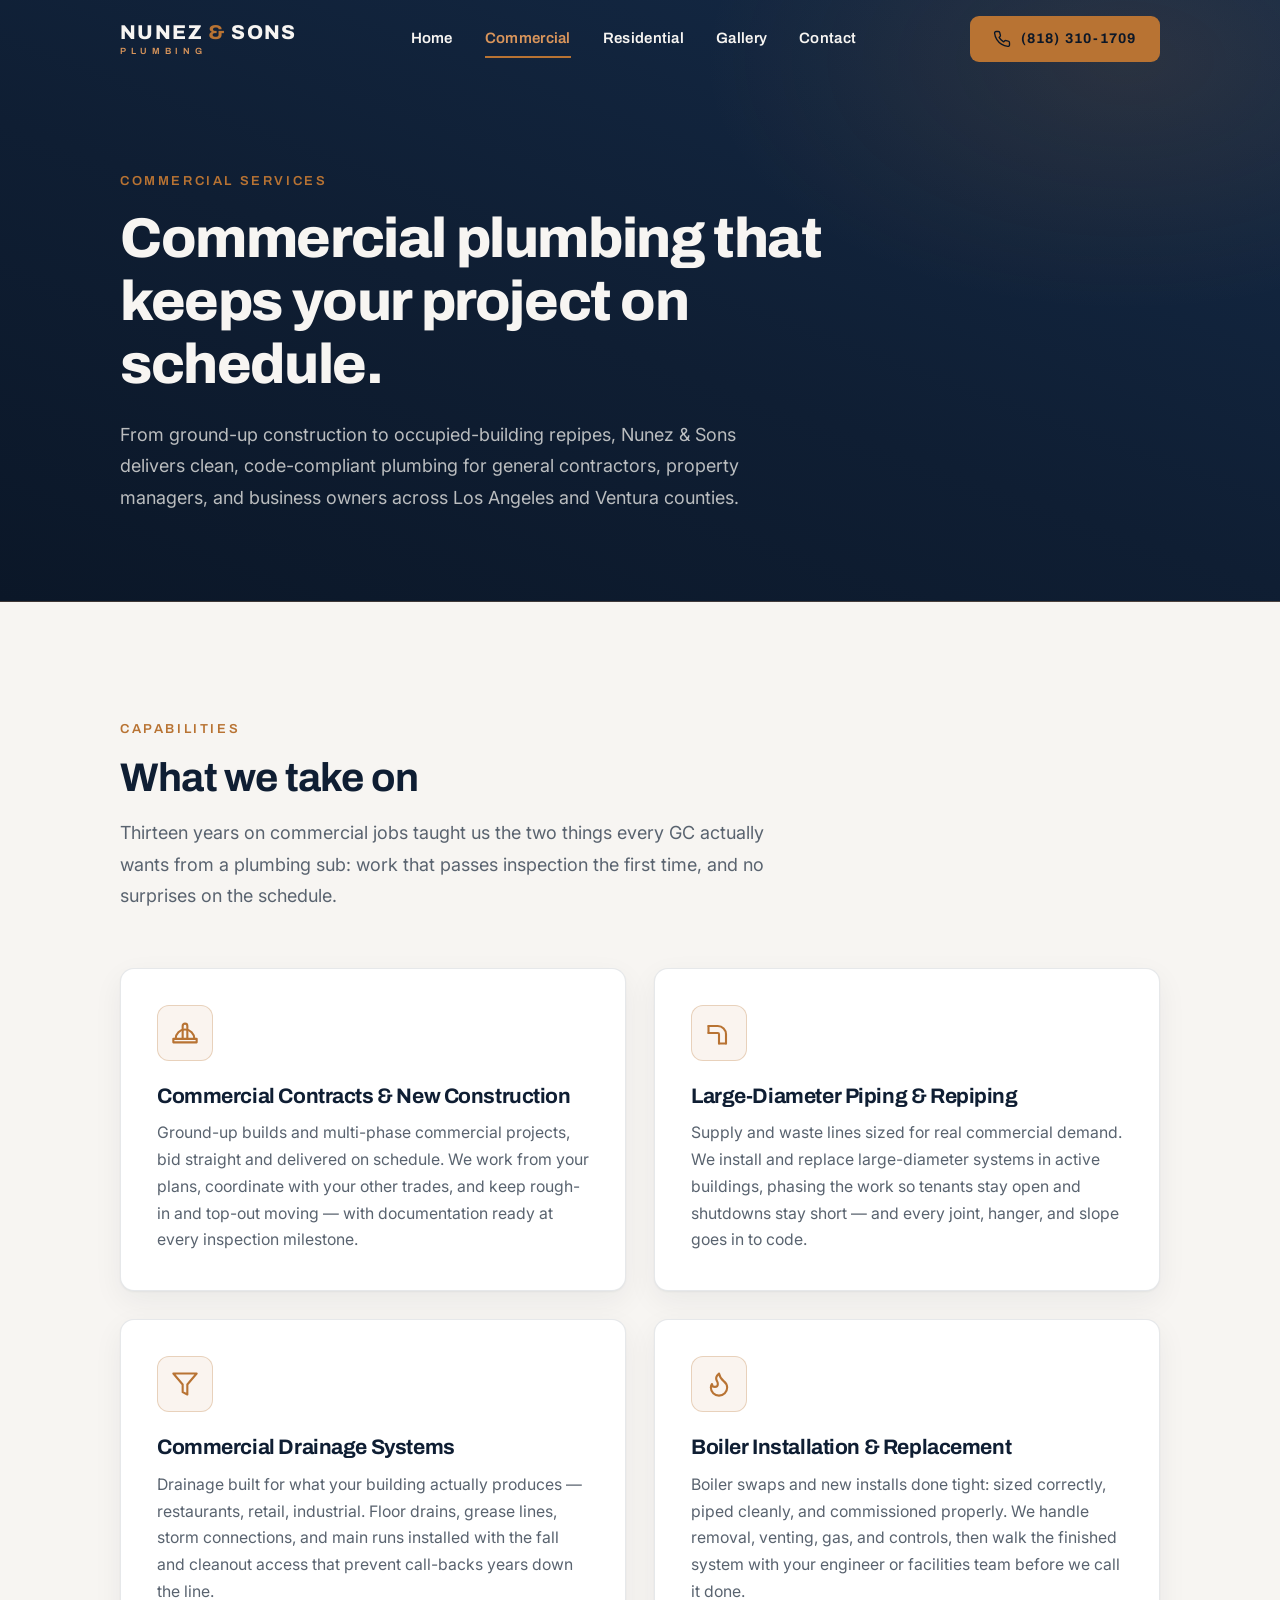
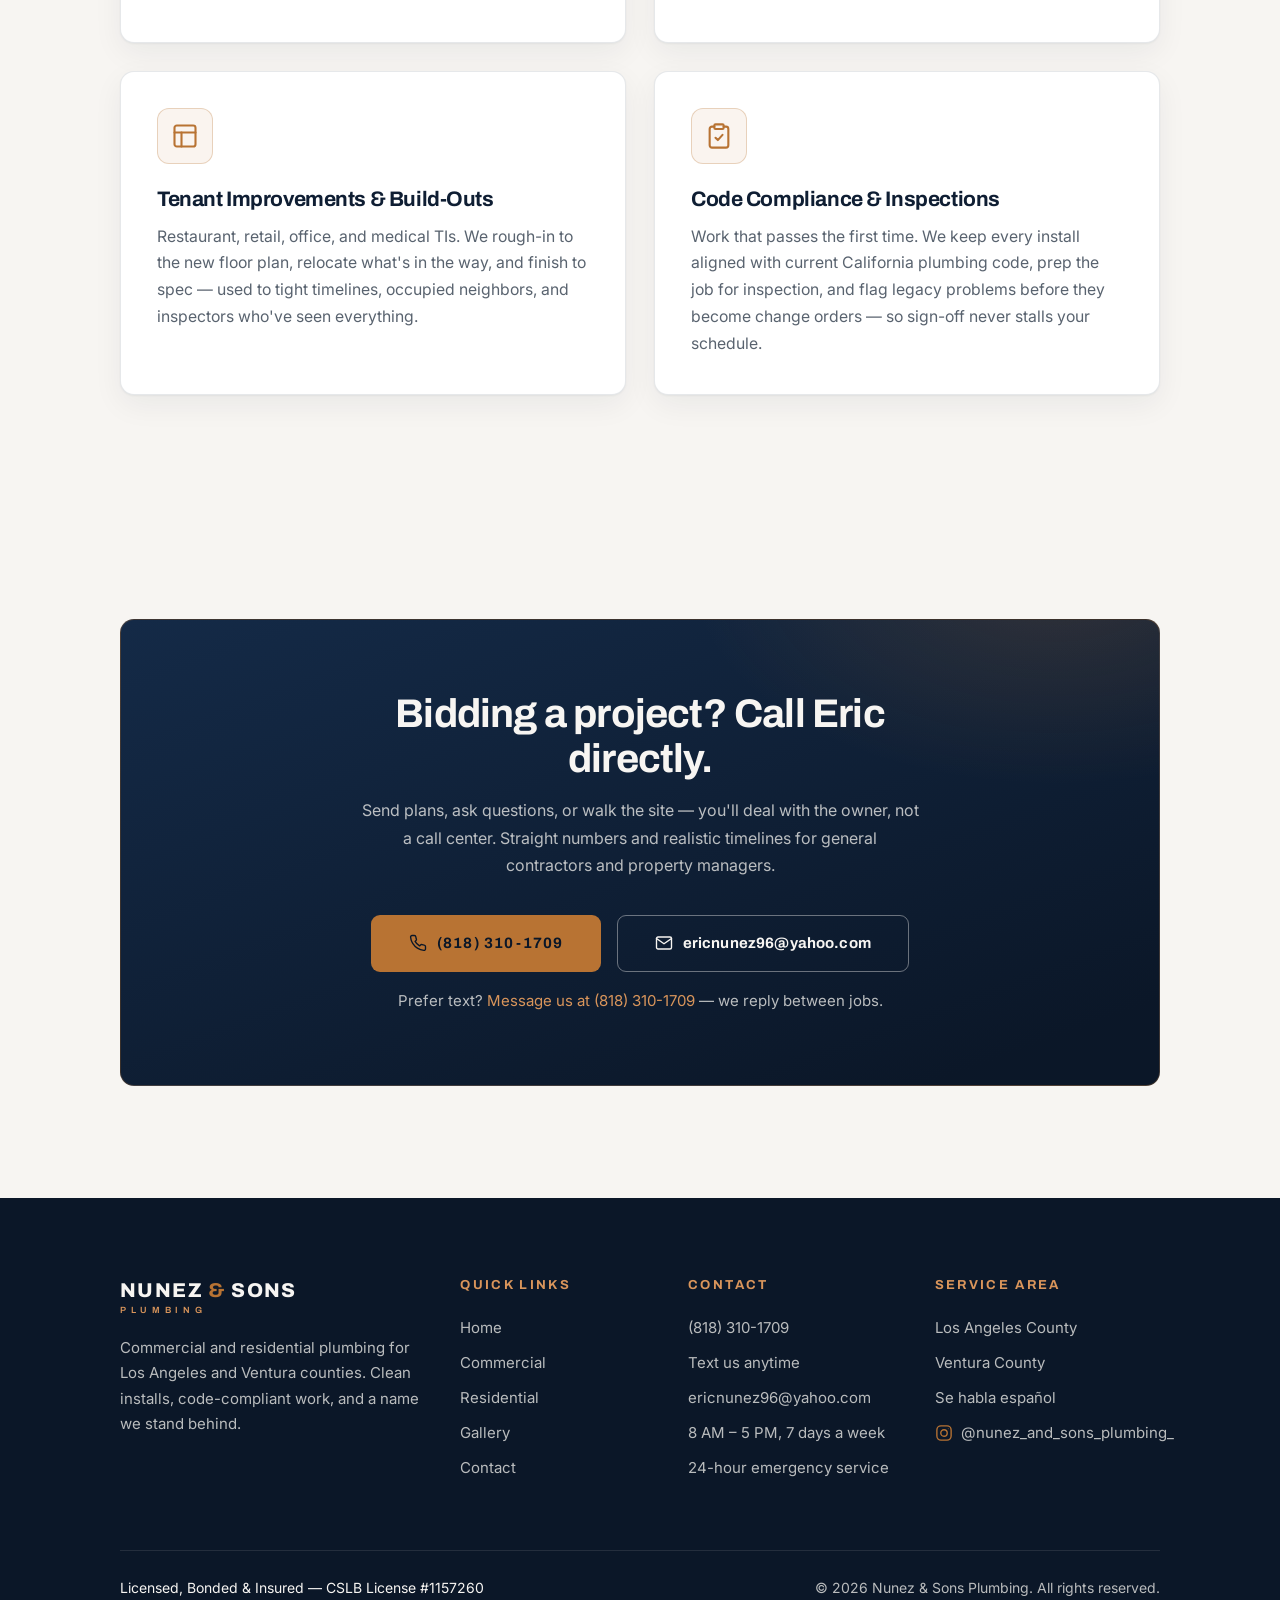
<file: nunez-sons-plumbing/commercial.html>
<!DOCTYPE html>
<html lang="en">
<head>
  <meta charset="UTF-8">
  <meta name="viewport" content="width=device-width, initial-scale=1">
  <title>Commercial Plumbing Contractor — Los Angeles &amp; Ventura County | Nunez &amp; Sons Plumbing</title>
  <meta name="description" content="Commercial plumbing for GCs and property managers in Los Angeles &amp; Ventura counties: new construction, large-diameter repiping, drainage systems, boilers, tenant improvements, and code compliance. Call (818) 310-1709.">
  <meta name="theme-color" content="#0F1E33">
  <link rel="canonical" href="https://mathias1-creator.github.io/Nunez-and-sons/commercial.html">
  <meta property="og:type" content="website">
  <meta property="og:site_name" content="Nunez &amp; Sons Plumbing">
  <meta property="og:title" content="Commercial Plumbing Contractor — Los Angeles &amp; Ventura County">
  <meta property="og:description" content="New construction, large-diameter repiping, drainage, boilers, tenant improvements, and code compliance. Bidding a project? Call Eric directly: (818) 310-1709.">
  <meta property="og:url" content="https://mathias1-creator.github.io/Nunez-and-sons/commercial.html">
  <meta property="og:image" content="https://picsum.photos/seed/plumb1/1200/630">
  <link rel="icon" href="data:image/svg+xml,%3Csvg xmlns='http://www.w3.org/2000/svg' viewBox='0 0 64 64'%3E%3Crect x='4' y='4' width='56' height='56' rx='10' fill='%230F1E33' stroke='%23B87333' stroke-width='4'/%3E%3Ctext x='32' y='42' font-family='Arial,Helvetica,sans-serif' font-size='22' font-weight='700' text-anchor='middle' fill='%23F7F5F2'%3EN%3Ctspan fill='%23B87333'%3E%26amp;%3C/tspan%3ES%3C/text%3E%3C/svg%3E">
  <link rel="preconnect" href="https://fonts.googleapis.com">
  <link rel="preconnect" href="https://fonts.gstatic.com" crossorigin>
  <link href="https://fonts.googleapis.com/css2?family=Archivo:wght@500;600;700;800&amp;family=Inter:wght@400;500&amp;display=swap" rel="stylesheet">
  <link rel="stylesheet" href="styles.css">
  <script src="script.js" defer></script>
  <noscript><style>.reveal{opacity:1 !important;transform:none !important}</style></noscript>
</head>
<body>
  <a class="skip-link" href="#main">Skip to content</a>

  <header class="site-header">
    <div class="container header-inner">
      <a class="brand" href="index.html" aria-label="Nunez &amp; Sons Plumbing — home">
        <span class="brand-name">NUNEZ <span class="amp">&amp;</span> SONS</span>
        <span class="brand-sub">PLUMBING</span>
      </a>
      <nav class="site-nav" id="site-nav" aria-label="Primary">
        <ul>
          <li><a href="index.html">Home</a></li>
          <li><a href="commercial.html" aria-current="page">Commercial</a></li>
          <li><a href="residential.html">Residential</a></li>
          <li><a href="gallery.html">Gallery</a></li>
          <li><a href="contact.html">Contact</a></li>
        </ul>
      </nav>
      <a class="btn btn-copper header-cta" href="tel:+18183101709">
        <svg class="icon" viewBox="0 0 24 24" fill="none" stroke="currentColor" stroke-width="1.8" stroke-linecap="round" stroke-linejoin="round" aria-hidden="true"><path d="M22 16.92v3a2 2 0 0 1-2.18 2 19.79 19.79 0 0 1-8.63-3.07 19.5 19.5 0 0 1-6-6 19.79 19.79 0 0 1-3.07-8.67A2 2 0 0 1 4.11 2h3a2 2 0 0 1 2 1.72 12.84 12.84 0 0 0 .7 2.81 2 2 0 0 1-.45 2.11L8.09 9.91a16 16 0 0 0 6 6l1.27-1.27a2 2 0 0 1 2.11-.45 12.84 12.84 0 0 0 2.81.7A2 2 0 0 1 22 16.92z"/></svg>
        (818) 310-1709
      </a>
      <button class="nav-toggle" type="button" aria-expanded="false" aria-controls="site-nav" aria-label="Menu">
        <span class="nav-toggle-bar"></span>
        <span class="nav-toggle-bar"></span>
        <span class="nav-toggle-bar"></span>
      </button>
    </div>
  </header>

  <main id="main">

    <!-- Page hero -->
    <section class="page-hero">
      <div class="container">
        <p class="eyebrow">Commercial Services</p>
        <h1>Commercial plumbing that keeps your project on schedule.</h1>
        <p class="lede">From ground-up construction to occupied-building repipes, Nunez &amp; Sons delivers clean, code-compliant plumbing for general contractors, property managers, and business owners across Los Angeles and Ventura counties.</p>
      </div>
    </section>

    <!-- Services -->
    <section class="section">
      <div class="container">
        <div class="section-head reveal">
          <p class="eyebrow">Capabilities</p>
          <h2>What we take on</h2>
          <p class="lede">Thirteen years on commercial jobs taught us the two things every GC actually wants from a plumbing sub: work that passes inspection the first time, and no surprises on the schedule.</p>
        </div>
        <div class="svc-grid">
          <article class="card svc-card reveal">
            <span class="svc-icon">
              <svg class="icon" viewBox="0 0 24 24" fill="none" stroke="currentColor" stroke-width="1.8" stroke-linecap="round" stroke-linejoin="round" aria-hidden="true"><path d="M4 17a8 8 0 0 1 16 0"/><path d="M10 17V6a2 2 0 0 1 4 0v11"/><path d="M2 17h20v3H2z"/></svg>
            </span>
            <h3>Commercial Contracts &amp; New Construction</h3>
            <p>Ground-up builds and multi-phase commercial projects, bid straight and delivered on schedule. We work from your plans, coordinate with your other trades, and keep rough-in and top-out moving — with documentation ready at every inspection milestone.</p>
          </article>
          <article class="card svc-card reveal reveal-d1">
            <span class="svc-icon">
              <svg class="icon" viewBox="0 0 24 24" fill="none" stroke="currentColor" stroke-width="1.8" stroke-linecap="round" stroke-linejoin="round" aria-hidden="true"><path d="M3 6h8a7 7 0 0 1 7 7v8"/><path d="M3 12h8a1 1 0 0 1 1 1v8"/><path d="M3 6v6"/><path d="M12 21h6"/></svg>
            </span>
            <h3>Large-Diameter Piping &amp; Repiping</h3>
            <p>Supply and waste lines sized for real commercial demand. We install and replace large-diameter systems in active buildings, phasing the work so tenants stay open and shutdowns stay short — and every joint, hanger, and slope goes in to code.</p>
          </article>
          <article class="card svc-card reveal">
            <span class="svc-icon">
              <svg class="icon" viewBox="0 0 24 24" fill="none" stroke="currentColor" stroke-width="1.8" stroke-linecap="round" stroke-linejoin="round" aria-hidden="true"><path d="M22 3H2l8 9.46V19l4 2v-8.54L22 3z"/></svg>
            </span>
            <h3>Commercial Drainage Systems</h3>
            <p>Drainage built for what your building actually produces — restaurants, retail, industrial. Floor drains, grease lines, storm connections, and main runs installed with the fall and cleanout access that prevent call-backs years down the line.</p>
          </article>
          <article class="card svc-card reveal reveal-d1">
            <span class="svc-icon">
              <svg class="icon" viewBox="0 0 24 24" fill="none" stroke="currentColor" stroke-width="1.8" stroke-linecap="round" stroke-linejoin="round" aria-hidden="true"><path d="M8.5 14.5A2.5 2.5 0 0 0 11 12c0-1.38-.5-2-1-3-1.072-2.143-.224-4.054 2-6 .5 2.5 2 4.9 4 6.5 2 1.6 3 3.5 3 5.5a7 7 0 1 1-14 0c0-1.153.433-2.294 1-3a2.5 2.5 0 0 0 2.5 2.5z"/></svg>
            </span>
            <h3>Boiler Installation &amp; Replacement</h3>
            <p>Boiler swaps and new installs done tight: sized correctly, piped cleanly, and commissioned properly. We handle removal, venting, gas, and controls, then walk the finished system with your engineer or facilities team before we call it done.</p>
          </article>
          <article class="card svc-card reveal">
            <span class="svc-icon">
              <svg class="icon" viewBox="0 0 24 24" fill="none" stroke="currentColor" stroke-width="1.8" stroke-linecap="round" stroke-linejoin="round" aria-hidden="true"><rect x="3" y="3" width="18" height="18" rx="2"/><path d="M3 9h18"/><path d="M9 21V9"/></svg>
            </span>
            <h3>Tenant Improvements &amp; Build-Outs</h3>
            <p>Restaurant, retail, office, and medical TIs. We rough-in to the new floor plan, relocate what's in the way, and finish to spec — used to tight timelines, occupied neighbors, and inspectors who've seen everything.</p>
          </article>
          <article class="card svc-card reveal reveal-d1">
            <span class="svc-icon">
              <svg class="icon" viewBox="0 0 24 24" fill="none" stroke="currentColor" stroke-width="1.8" stroke-linecap="round" stroke-linejoin="round" aria-hidden="true"><rect x="8" y="2" width="8" height="4" rx="1"/><path d="M16 4h2a2 2 0 0 1 2 2v14a2 2 0 0 1-2 2H6a2 2 0 0 1-2-2V6a2 2 0 0 1 2-2h2"/><path d="m9 13.5 2 2 4-4.5"/></svg>
            </span>
            <h3>Code Compliance &amp; Inspections</h3>
            <p>Work that passes the first time. We keep every install aligned with current California plumbing code, prep the job for inspection, and flag legacy problems before they become change orders — so sign-off never stalls your schedule.</p>
          </article>
        </div>
      </div>
    </section>

    <!-- Closing CTA -->
    <section class="section" aria-label="Request a bid">
      <div class="container">
        <div class="cta-panel reveal">
          <h2>Bidding a project? Call Eric directly.</h2>
          <p>Send plans, ask questions, or walk the site — you'll deal with the owner, not a call center. Straight numbers and realistic timelines for general contractors and property managers.</p>
          <div class="cta-actions">
            <a class="btn btn-copper btn-lg" href="tel:+18183101709">
              <svg class="icon" viewBox="0 0 24 24" fill="none" stroke="currentColor" stroke-width="1.8" stroke-linecap="round" stroke-linejoin="round" aria-hidden="true"><path d="M22 16.92v3a2 2 0 0 1-2.18 2 19.79 19.79 0 0 1-8.63-3.07 19.5 19.5 0 0 1-6-6 19.79 19.79 0 0 1-3.07-8.67A2 2 0 0 1 4.11 2h3a2 2 0 0 1 2 1.72 12.84 12.84 0 0 0 .7 2.81 2 2 0 0 1-.45 2.11L8.09 9.91a16 16 0 0 0 6 6l1.27-1.27a2 2 0 0 1 2.11-.45 12.84 12.84 0 0 0 2.81.7A2 2 0 0 1 22 16.92z"/></svg>
              (818) 310-1709
            </a>
            <a class="btn btn-outline btn-lg btn-case-normal" href="mailto:ericnunez96@yahoo.com">
              <svg class="icon" viewBox="0 0 24 24" fill="none" stroke="currentColor" stroke-width="1.8" stroke-linecap="round" stroke-linejoin="round" aria-hidden="true"><path d="M4 4h16a2 2 0 0 1 2 2v12a2 2 0 0 1-2 2H4a2 2 0 0 1-2-2V6a2 2 0 0 1 2-2z"/><path d="m22 6-10 7L2 6"/></svg>
              ericnunez96@yahoo.com
            </a>
          </div>
          <p class="cta-note">Prefer text? <a href="sms:+18183101709">Message us at (818) 310-1709</a> — we reply between jobs.</p>
        </div>
      </div>
    </section>

  </main>

  <footer class="site-footer">
    <div class="container">
      <div class="footer-grid">
        <div class="footer-brand">
          <a class="brand" href="index.html" aria-label="Nunez &amp; Sons Plumbing — home">
            <span class="brand-name">NUNEZ <span class="amp">&amp;</span> SONS</span>
            <span class="brand-sub">PLUMBING</span>
          </a>
          <p>Commercial and residential plumbing for Los Angeles and Ventura counties. Clean installs, code-compliant work, and a name we stand behind.</p>
        </div>
        <div class="footer-col">
          <h4>Quick Links</h4>
          <ul>
            <li><a href="index.html">Home</a></li>
            <li><a href="commercial.html">Commercial</a></li>
            <li><a href="residential.html">Residential</a></li>
            <li><a href="gallery.html">Gallery</a></li>
            <li><a href="contact.html">Contact</a></li>
          </ul>
        </div>
        <div class="footer-col">
          <h4>Contact</h4>
          <ul>
            <li><a href="tel:+18183101709">(818) 310-1709</a></li>
            <li><a href="sms:+18183101709">Text us anytime</a></li>
            <li><a href="mailto:ericnunez96@yahoo.com">ericnunez96@yahoo.com</a></li>
            <li>8 AM – 5 PM, 7 days a week</li>
            <li>24-hour emergency service</li>
          </ul>
        </div>
        <div class="footer-col">
          <h4>Service Area</h4>
          <ul>
            <li>Los Angeles County</li>
            <li>Ventura County</li>
            <li><span lang="es">Se habla español</span></li>
            <li>
              <a class="footer-ig" href="https://www.instagram.com/nunez_and_sons_plumbing_" target="_blank" rel="noopener">
                <svg class="icon" viewBox="0 0 24 24" fill="none" stroke="currentColor" stroke-width="1.8" stroke-linecap="round" stroke-linejoin="round" aria-hidden="true"><rect x="2.5" y="2.5" width="19" height="19" rx="5.5"/><circle cx="12" cy="12" r="4.3"/><circle cx="17.6" cy="6.4" r="0.6" fill="currentColor" stroke="none"/></svg>
                @nunez_and_sons_plumbing_
              </a>
            </li>
          </ul>
        </div>
      </div>
      <div class="footer-bottom">
        <span class="license">Licensed, Bonded &amp; Insured — CSLB License #1157260</span>
        <span>© 2026 Nunez &amp; Sons Plumbing. All rights reserved.</span>
      </div>
    </div>
  </footer>

  <div class="bottom-bar" aria-label="Quick contact">
    <a class="bb-call" href="tel:+18183101709">
      <svg class="icon" viewBox="0 0 24 24" fill="none" stroke="currentColor" stroke-width="1.8" stroke-linecap="round" stroke-linejoin="round" aria-hidden="true"><path d="M22 16.92v3a2 2 0 0 1-2.18 2 19.79 19.79 0 0 1-8.63-3.07 19.5 19.5 0 0 1-6-6 19.79 19.79 0 0 1-3.07-8.67A2 2 0 0 1 4.11 2h3a2 2 0 0 1 2 1.72 12.84 12.84 0 0 0 .7 2.81 2 2 0 0 1-.45 2.11L8.09 9.91a16 16 0 0 0 6 6l1.27-1.27a2 2 0 0 1 2.11-.45 12.84 12.84 0 0 0 2.81.7A2 2 0 0 1 22 16.92z"/></svg>
      Call
    </a>
    <a class="bb-text" href="sms:+18183101709">
      <svg class="icon" viewBox="0 0 24 24" fill="none" stroke="currentColor" stroke-width="1.8" stroke-linecap="round" stroke-linejoin="round" aria-hidden="true"><path d="M21 15a2 2 0 0 1-2 2H7l-4 4V5a2 2 0 0 1 2-2h14a2 2 0 0 1 2 2z"/></svg>
      Text
    </a>
  </div>
</body>
</html>
</file>
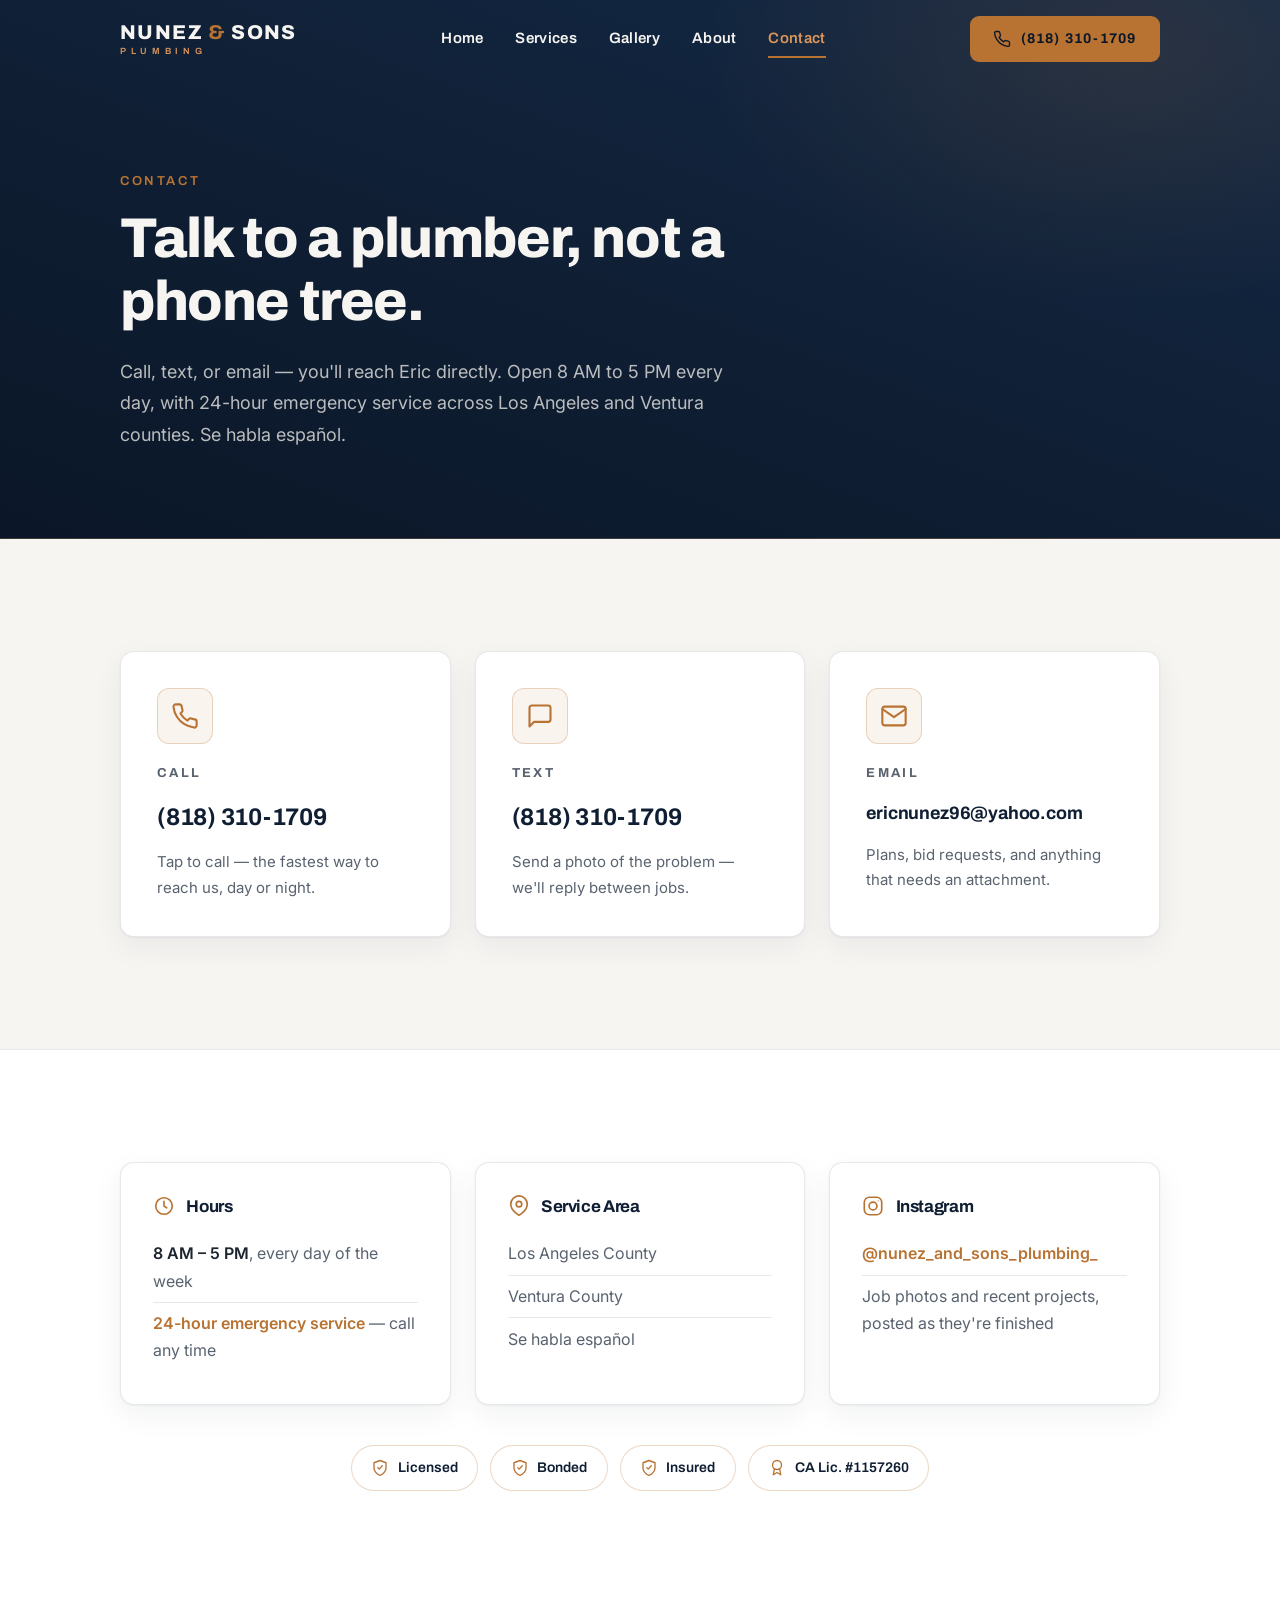
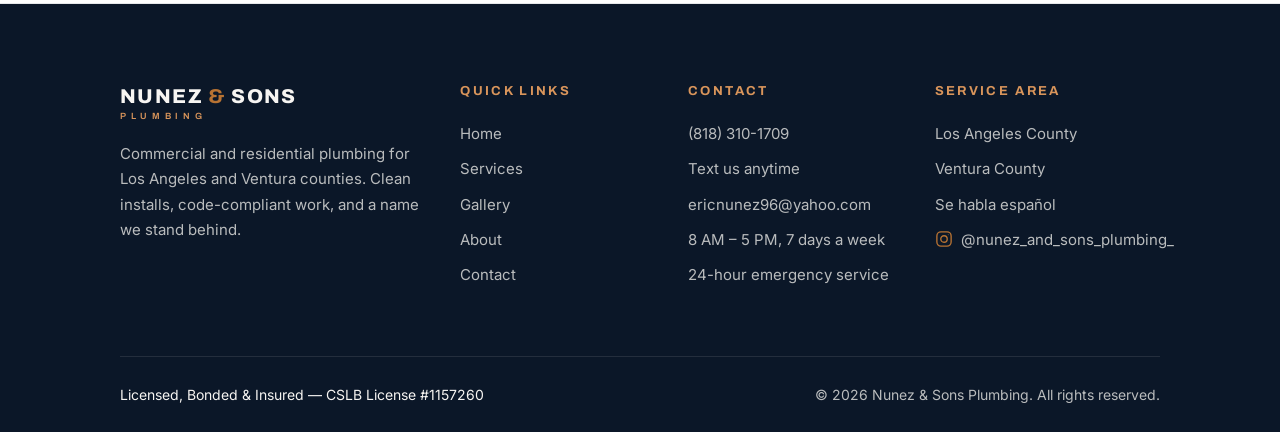
<file: nunez-sons-plumbing/contact.html>
<!DOCTYPE html>
<html lang="en">
<head>
  <meta charset="UTF-8">
  <meta name="viewport" content="width=device-width, initial-scale=1">
  <title>Contact Nunez &amp; Sons Plumbing — Call, Text, or Email | Los Angeles &amp; Ventura County</title>
  <meta name="description" content="Reach Nunez &amp; Sons Plumbing: call or text (818) 310-1709, or email ericnunez96@yahoo.com. Open 8 AM–5 PM every day with 24-hour emergency service across Los Angeles &amp; Ventura counties.">
  <meta name="theme-color" content="#0F1E33">
  <link rel="canonical" href="https://mathias1-creator.github.io/Nunez-and-sons/contact.html">
  <meta property="og:type" content="website">
  <meta property="og:site_name" content="Nunez &amp; Sons Plumbing">
  <meta property="og:title" content="Contact Nunez &amp; Sons Plumbing">
  <meta property="og:description" content="Call or text (818) 310-1709 — open 8 AM–5 PM daily, 24-hour emergency service across Los Angeles &amp; Ventura counties. Se habla español.">
  <meta property="og:url" content="https://mathias1-creator.github.io/Nunez-and-sons/contact.html">
  <meta property="og:image" content="https://picsum.photos/seed/plumb1/1200/630">
  <link rel="icon" href="data:image/svg+xml,%3Csvg xmlns='http://www.w3.org/2000/svg' viewBox='0 0 64 64'%3E%3Crect x='4' y='4' width='56' height='56' rx='10' fill='%230F1E33' stroke='%23B87333' stroke-width='4'/%3E%3Ctext x='32' y='42' font-family='Arial,Helvetica,sans-serif' font-size='22' font-weight='700' text-anchor='middle' fill='%23F7F5F2'%3EN%3Ctspan fill='%23B87333'%3E%26amp;%3C/tspan%3ES%3C/text%3E%3C/svg%3E">
  <link rel="preconnect" href="https://fonts.googleapis.com">
  <link rel="preconnect" href="https://fonts.gstatic.com" crossorigin>
  <link href="https://fonts.googleapis.com/css2?family=Archivo:wght@500;600;700;800&amp;family=Inter:wght@400;500&amp;display=swap" rel="stylesheet">
  <link rel="stylesheet" href="styles.css">
  <script src="script.js" defer></script>
  <noscript><style>.reveal{opacity:1 !important;transform:none !important}</style></noscript>
</head>
<body>
  <a class="skip-link" href="#main">Skip to content</a>

  <header class="site-header">
    <div class="container header-inner">
      <a class="brand" href="index.html" aria-label="Nunez &amp; Sons Plumbing — home">
        <span class="brand-name">NUNEZ <span class="amp">&amp;</span> SONS</span>
        <span class="brand-sub">PLUMBING</span>
      </a>
      <nav class="site-nav" id="site-nav" aria-label="Primary">
        <ul>
          <li><a href="index.html">Home</a></li>
          <li><a href="services.html">Services</a></li>
          <li><a href="gallery.html">Gallery</a></li>
          <li><a href="about.html">About</a></li>
          <li><a href="contact.html" aria-current="page">Contact</a></li>
        </ul>
      </nav>
      <a class="btn btn-copper header-cta" href="tel:+18183101709">
        <svg class="icon" viewBox="0 0 24 24" fill="none" stroke="currentColor" stroke-width="1.8" stroke-linecap="round" stroke-linejoin="round" aria-hidden="true"><path d="M22 16.92v3a2 2 0 0 1-2.18 2 19.79 19.79 0 0 1-8.63-3.07 19.5 19.5 0 0 1-6-6 19.79 19.79 0 0 1-3.07-8.67A2 2 0 0 1 4.11 2h3a2 2 0 0 1 2 1.72 12.84 12.84 0 0 0 .7 2.81 2 2 0 0 1-.45 2.11L8.09 9.91a16 16 0 0 0 6 6l1.27-1.27a2 2 0 0 1 2.11-.45 12.84 12.84 0 0 0 2.81.7A2 2 0 0 1 22 16.92z"/></svg>
        (818) 310-1709
      </a>
      <button class="nav-toggle" type="button" aria-expanded="false" aria-controls="site-nav" aria-label="Menu">
        <span class="nav-toggle-bar"></span>
        <span class="nav-toggle-bar"></span>
        <span class="nav-toggle-bar"></span>
      </button>
    </div>
  </header>

  <main id="main">

    <!-- Page hero -->
    <section class="page-hero">
      <div class="container">
        <p class="eyebrow">Contact</p>
        <h1>Talk to a plumber, not a phone tree.</h1>
        <p class="lede">Call, text, or email — you'll reach Eric directly. Open 8 AM to 5 PM every day, with 24-hour emergency service across Los Angeles and Ventura counties. <span lang="es">Se habla español.</span></p>
      </div>
    </section>

    <!-- Action cards -->
    <section class="section">
      <div class="container">
        <div class="action-cards">
          <a class="card action-card reveal" href="tel:+18183101709">
            <span class="svc-icon">
              <svg class="icon" viewBox="0 0 24 24" fill="none" stroke="currentColor" stroke-width="1.8" stroke-linecap="round" stroke-linejoin="round" aria-hidden="true"><path d="M22 16.92v3a2 2 0 0 1-2.18 2 19.79 19.79 0 0 1-8.63-3.07 19.5 19.5 0 0 1-6-6 19.79 19.79 0 0 1-3.07-8.67A2 2 0 0 1 4.11 2h3a2 2 0 0 1 2 1.72 12.84 12.84 0 0 0 .7 2.81 2 2 0 0 1-.45 2.11L8.09 9.91a16 16 0 0 0 6 6l1.27-1.27a2 2 0 0 1 2.11-.45 12.84 12.84 0 0 0 2.81.7A2 2 0 0 1 22 16.92z"/></svg>
            </span>
            <span class="action-label">Call</span>
            <span class="action-value">(818) 310-1709</span>
            <span class="action-hint">Tap to call — the fastest way to reach us, day or night.</span>
          </a>
          <a class="card action-card reveal reveal-d1" href="sms:+18183101709">
            <span class="svc-icon">
              <svg class="icon" viewBox="0 0 24 24" fill="none" stroke="currentColor" stroke-width="1.8" stroke-linecap="round" stroke-linejoin="round" aria-hidden="true"><path d="M21 15a2 2 0 0 1-2 2H7l-4 4V5a2 2 0 0 1 2-2h14a2 2 0 0 1 2 2z"/></svg>
            </span>
            <span class="action-label">Text</span>
            <span class="action-value">(818) 310-1709</span>
            <span class="action-hint">Send a photo of the problem — we'll reply between jobs.</span>
          </a>
          <a class="card action-card reveal reveal-d2" href="mailto:ericnunez96@yahoo.com">
            <span class="svc-icon">
              <svg class="icon" viewBox="0 0 24 24" fill="none" stroke="currentColor" stroke-width="1.8" stroke-linecap="round" stroke-linejoin="round" aria-hidden="true"><path d="M4 4h16a2 2 0 0 1 2 2v12a2 2 0 0 1-2 2H4a2 2 0 0 1-2-2V6a2 2 0 0 1 2-2z"/><path d="m22 6-10 7L2 6"/></svg>
            </span>
            <span class="action-label">Email</span>
            <span class="action-value action-value-sm">ericnunez96@yahoo.com</span>
            <span class="action-hint">Plans, bid requests, and anything that needs an attachment.</span>
          </a>
        </div>
      </div>
    </section>

    <!-- Details -->
    <section class="section section-alt">
      <div class="container">
        <div class="info-grid">
          <div class="card info-card reveal">
            <h3>
              <svg class="icon" viewBox="0 0 24 24" fill="none" stroke="currentColor" stroke-width="1.8" stroke-linecap="round" stroke-linejoin="round" aria-hidden="true"><circle cx="12" cy="12" r="9"/><path d="M12 7v5l3 2"/></svg>
              Hours
            </h3>
            <ul>
              <li><strong>8 AM – 5 PM</strong>, every day of the week</li>
              <li><span class="em">24-hour emergency service</span> — call any time</li>
            </ul>
          </div>
          <div class="card info-card reveal reveal-d1">
            <h3>
              <svg class="icon" viewBox="0 0 24 24" fill="none" stroke="currentColor" stroke-width="1.8" stroke-linecap="round" stroke-linejoin="round" aria-hidden="true"><path d="M21 10c0 7-9 12-9 12S3 17 3 10a9 9 0 1 1 18 0z"/><circle cx="12" cy="10" r="3"/></svg>
              Service Area
            </h3>
            <ul>
              <li>Los Angeles County</li>
              <li>Ventura County</li>
              <li><span lang="es">Se habla español</span></li>
            </ul>
          </div>
          <div class="card info-card reveal reveal-d2">
            <h3>
              <svg class="icon" viewBox="0 0 24 24" fill="none" stroke="currentColor" stroke-width="1.8" stroke-linecap="round" stroke-linejoin="round" aria-hidden="true"><rect x="2.5" y="2.5" width="19" height="19" rx="5.5"/><circle cx="12" cy="12" r="4.3"/><circle cx="17.6" cy="6.4" r="0.6" fill="currentColor" stroke="none"/></svg>
              Instagram
            </h3>
            <ul>
              <li>
                <a class="ig-link" href="https://www.instagram.com/nunez_and_sons_plumbing_" target="_blank" rel="noopener">@nunez_and_sons_plumbing_</a>
              </li>
              <li>Job photos and recent projects, posted as they're finished</li>
            </ul>
          </div>
        </div>

        <ul class="badge-row reveal">
          <li class="badge">
            <svg class="icon" viewBox="0 0 24 24" fill="none" stroke="currentColor" stroke-width="1.8" stroke-linecap="round" stroke-linejoin="round" aria-hidden="true"><path d="M12 22s8-4 8-10V5l-8-3-8 3v7c0 6 8 10 8 10z"/><path d="m9 11.5 2 2 4-4.5"/></svg>
            Licensed
          </li>
          <li class="badge">
            <svg class="icon" viewBox="0 0 24 24" fill="none" stroke="currentColor" stroke-width="1.8" stroke-linecap="round" stroke-linejoin="round" aria-hidden="true"><path d="M12 22s8-4 8-10V5l-8-3-8 3v7c0 6 8 10 8 10z"/><path d="m9 11.5 2 2 4-4.5"/></svg>
            Bonded
          </li>
          <li class="badge">
            <svg class="icon" viewBox="0 0 24 24" fill="none" stroke="currentColor" stroke-width="1.8" stroke-linecap="round" stroke-linejoin="round" aria-hidden="true"><path d="M12 22s8-4 8-10V5l-8-3-8 3v7c0 6 8 10 8 10z"/><path d="m9 11.5 2 2 4-4.5"/></svg>
            Insured
          </li>
          <li class="badge">
            <svg class="icon" viewBox="0 0 24 24" fill="none" stroke="currentColor" stroke-width="1.8" stroke-linecap="round" stroke-linejoin="round" aria-hidden="true"><circle cx="12" cy="8" r="6"/><path d="M15.5 13 17 21l-5-3-5 3 1.5-8"/></svg>
            CA Lic. #1157260
          </li>
        </ul>
      </div>
    </section>

  </main>

  <footer class="site-footer">
    <div class="container">
      <div class="footer-grid">
        <div class="footer-brand">
          <a class="brand" href="index.html" aria-label="Nunez &amp; Sons Plumbing — home">
            <span class="brand-name">NUNEZ <span class="amp">&amp;</span> SONS</span>
            <span class="brand-sub">PLUMBING</span>
          </a>
          <p>Commercial and residential plumbing for Los Angeles and Ventura counties. Clean installs, code-compliant work, and a name we stand behind.</p>
        </div>
        <div class="footer-col">
          <h4>Quick Links</h4>
          <ul>
            <li><a href="index.html">Home</a></li>
            <li><a href="services.html">Services</a></li>
            <li><a href="gallery.html">Gallery</a></li>
            <li><a href="about.html">About</a></li>
            <li><a href="contact.html">Contact</a></li>
          </ul>
        </div>
        <div class="footer-col">
          <h4>Contact</h4>
          <ul>
            <li><a href="tel:+18183101709">(818) 310-1709</a></li>
            <li><a href="sms:+18183101709">Text us anytime</a></li>
            <li><a href="mailto:ericnunez96@yahoo.com">ericnunez96@yahoo.com</a></li>
            <li>8 AM – 5 PM, 7 days a week</li>
            <li>24-hour emergency service</li>
          </ul>
        </div>
        <div class="footer-col">
          <h4>Service Area</h4>
          <ul>
            <li>Los Angeles County</li>
            <li>Ventura County</li>
            <li><span lang="es">Se habla español</span></li>
            <li>
              <a class="footer-ig" href="https://www.instagram.com/nunez_and_sons_plumbing_" target="_blank" rel="noopener">
                <svg class="icon" viewBox="0 0 24 24" fill="none" stroke="currentColor" stroke-width="1.8" stroke-linecap="round" stroke-linejoin="round" aria-hidden="true"><rect x="2.5" y="2.5" width="19" height="19" rx="5.5"/><circle cx="12" cy="12" r="4.3"/><circle cx="17.6" cy="6.4" r="0.6" fill="currentColor" stroke="none"/></svg>
                @nunez_and_sons_plumbing_
              </a>
            </li>
          </ul>
        </div>
      </div>
      <div class="footer-bottom">
        <span class="license">Licensed, Bonded &amp; Insured — CSLB License #1157260</span>
        <span>© 2026 Nunez &amp; Sons Plumbing. All rights reserved.</span>
      </div>
    </div>
  </footer>

  <div class="bottom-bar" aria-label="Quick contact">
    <a class="bb-call" href="tel:+18183101709">
      <svg class="icon" viewBox="0 0 24 24" fill="none" stroke="currentColor" stroke-width="1.8" stroke-linecap="round" stroke-linejoin="round" aria-hidden="true"><path d="M22 16.92v3a2 2 0 0 1-2.18 2 19.79 19.79 0 0 1-8.63-3.07 19.5 19.5 0 0 1-6-6 19.79 19.79 0 0 1-3.07-8.67A2 2 0 0 1 4.11 2h3a2 2 0 0 1 2 1.72 12.84 12.84 0 0 0 .7 2.81 2 2 0 0 1-.45 2.11L8.09 9.91a16 16 0 0 0 6 6l1.27-1.27a2 2 0 0 1 2.11-.45 12.84 12.84 0 0 0 2.81.7A2 2 0 0 1 22 16.92z"/></svg>
      Call
    </a>
    <a class="bb-text" href="sms:+18183101709">
      <svg class="icon" viewBox="0 0 24 24" fill="none" stroke="currentColor" stroke-width="1.8" stroke-linecap="round" stroke-linejoin="round" aria-hidden="true"><path d="M21 15a2 2 0 0 1-2 2H7l-4 4V5a2 2 0 0 1 2-2h14a2 2 0 0 1 2 2z"/></svg>
      Text
    </a>
  </div>
</body>
</html>
</file>
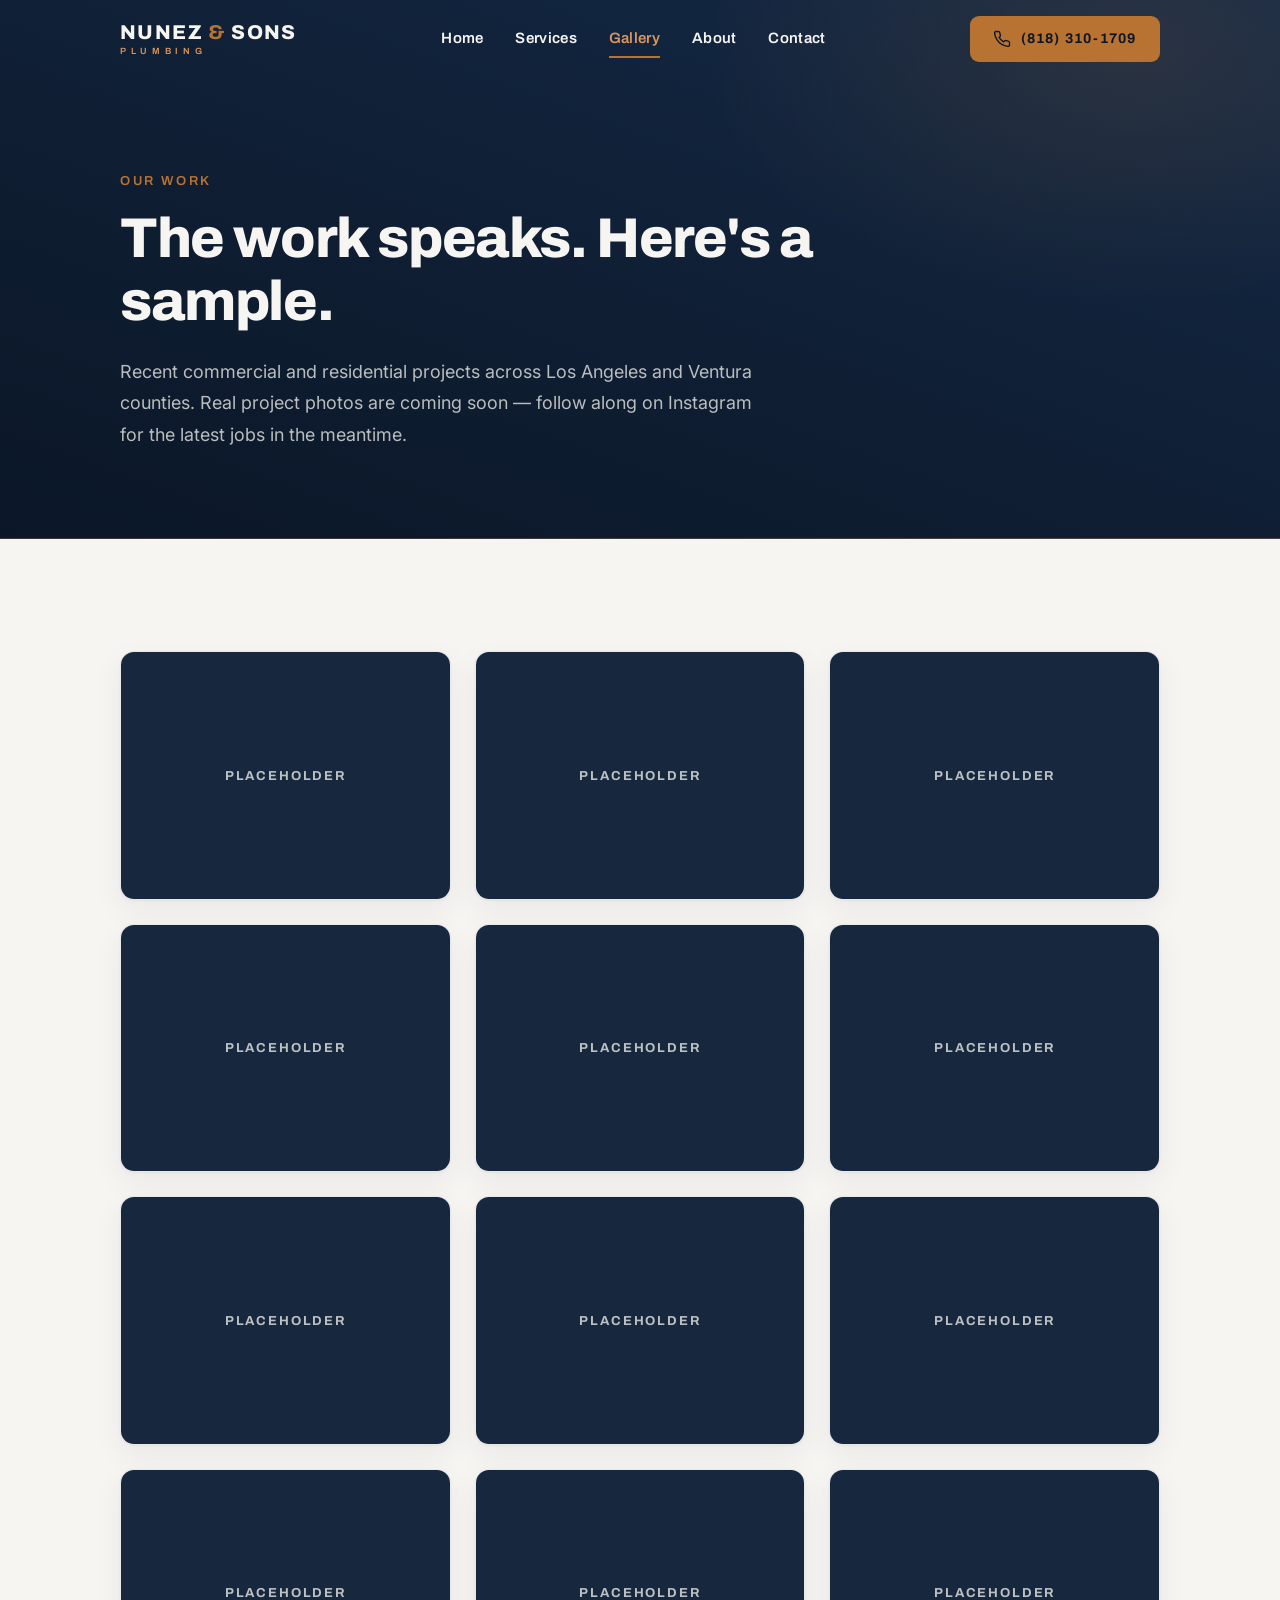
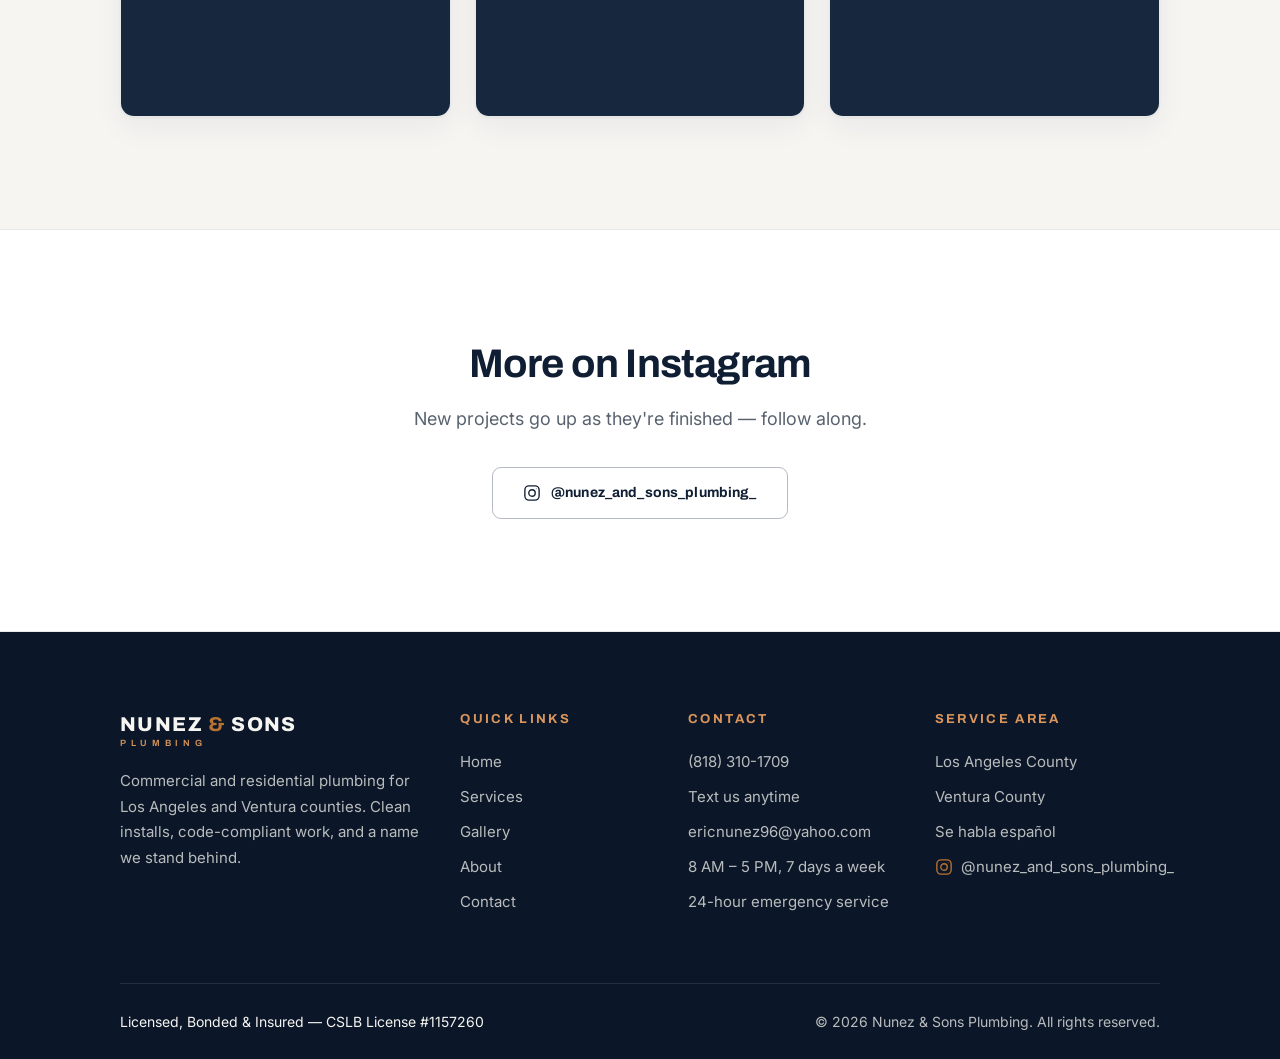
<file: nunez-sons-plumbing/gallery.html>
<!DOCTYPE html>
<html lang="en">
<head>
  <meta charset="UTF-8">
  <meta name="viewport" content="width=device-width, initial-scale=1">
  <title>Our Work — Commercial &amp; Residential Plumbing Projects | Nunez &amp; Sons Plumbing</title>
  <meta name="description" content="See recent commercial and residential plumbing work by Nunez &amp; Sons Plumbing across Los Angeles &amp; Ventura counties — repipes, boiler installs, drainage systems, water heaters, and more.">
  <meta name="theme-color" content="#0F1E33">
  <link rel="canonical" href="https://mathias1-creator.github.io/Nunez-and-sons/gallery.html">
  <meta property="og:type" content="website">
  <meta property="og:site_name" content="Nunez &amp; Sons Plumbing">
  <meta property="og:title" content="Our Work — Nunez &amp; Sons Plumbing">
  <meta property="og:description" content="Recent commercial and residential plumbing projects across Los Angeles &amp; Ventura counties.">
  <meta property="og:url" content="https://mathias1-creator.github.io/Nunez-and-sons/gallery.html">
  <meta property="og:image" content="https://picsum.photos/seed/plumb1/1200/630">
  <link rel="icon" href="data:image/svg+xml,%3Csvg xmlns='http://www.w3.org/2000/svg' viewBox='0 0 64 64'%3E%3Crect x='4' y='4' width='56' height='56' rx='10' fill='%230F1E33' stroke='%23B87333' stroke-width='4'/%3E%3Ctext x='32' y='42' font-family='Arial,Helvetica,sans-serif' font-size='22' font-weight='700' text-anchor='middle' fill='%23F7F5F2'%3EN%3Ctspan fill='%23B87333'%3E%26amp;%3C/tspan%3ES%3C/text%3E%3C/svg%3E">
  <link rel="preconnect" href="https://fonts.googleapis.com">
  <link rel="preconnect" href="https://fonts.gstatic.com" crossorigin>
  <link href="https://fonts.googleapis.com/css2?family=Archivo:wght@500;600;700;800&amp;family=Inter:wght@400;500&amp;display=swap" rel="stylesheet">
  <link rel="stylesheet" href="styles.css">
  <script src="script.js" defer></script>
  <noscript><style>.reveal{opacity:1 !important;transform:none !important}</style></noscript>
</head>
<body>
  <a class="skip-link" href="#main">Skip to content</a>

  <header class="site-header">
    <div class="container header-inner">
      <a class="brand" href="index.html" aria-label="Nunez &amp; Sons Plumbing — home">
        <span class="brand-name">NUNEZ <span class="amp">&amp;</span> SONS</span>
        <span class="brand-sub">PLUMBING</span>
      </a>
      <nav class="site-nav" id="site-nav" aria-label="Primary">
        <ul>
          <li><a href="index.html">Home</a></li>
          <li><a href="services.html">Services</a></li>
          <li><a href="gallery.html" aria-current="page">Gallery</a></li>
          <li><a href="about.html">About</a></li>
          <li><a href="contact.html">Contact</a></li>
        </ul>
      </nav>
      <a class="btn btn-copper header-cta" href="tel:+18183101709">
        <svg class="icon" viewBox="0 0 24 24" fill="none" stroke="currentColor" stroke-width="1.8" stroke-linecap="round" stroke-linejoin="round" aria-hidden="true"><path d="M22 16.92v3a2 2 0 0 1-2.18 2 19.79 19.79 0 0 1-8.63-3.07 19.5 19.5 0 0 1-6-6 19.79 19.79 0 0 1-3.07-8.67A2 2 0 0 1 4.11 2h3a2 2 0 0 1 2 1.72 12.84 12.84 0 0 0 .7 2.81 2 2 0 0 1-.45 2.11L8.09 9.91a16 16 0 0 0 6 6l1.27-1.27a2 2 0 0 1 2.11-.45 12.84 12.84 0 0 0 2.81.7A2 2 0 0 1 22 16.92z"/></svg>
        (818) 310-1709
      </a>
      <button class="nav-toggle" type="button" aria-expanded="false" aria-controls="site-nav" aria-label="Menu">
        <span class="nav-toggle-bar"></span>
        <span class="nav-toggle-bar"></span>
        <span class="nav-toggle-bar"></span>
      </button>
    </div>
  </header>

  <main id="main">

    <!-- Page hero -->
    <section class="page-hero">
      <div class="container">
        <p class="eyebrow">Our Work</p>
        <h1>The work speaks. Here's a sample.</h1>
        <p class="lede">Recent commercial and residential projects across Los Angeles and Ventura counties. Real project photos are coming soon — follow along on Instagram for the latest jobs in the meantime.</p>
      </div>
    </section>

    <!-- Gallery -->
    <section class="section">
      <div class="container">
        <!--
          NOTE: Real project photos aren't in yet, so these 12 tiles are
          static placeholders (non-clickable, no lightbox). When real photos
          are ready: swap each placeholder span back for an <img>, wrap each
          tile back in an <a href="..."> pointing at the full-size photo, and
          the existing lightbox dialog at the end of <body> (currently
          dormant) will work again with no other changes needed.
        -->
        <div class="gallery-grid">
          <div class="gallery-item reveal">
            <figure>
              <span class="gallery-thumb"><span class="gallery-placeholder" aria-hidden="true">Placeholder</span></span>
            </figure>
          </div>
          <div class="gallery-item reveal">
            <figure>
              <span class="gallery-thumb"><span class="gallery-placeholder" aria-hidden="true">Placeholder</span></span>
            </figure>
          </div>
          <div class="gallery-item reveal">
            <figure>
              <span class="gallery-thumb"><span class="gallery-placeholder" aria-hidden="true">Placeholder</span></span>
            </figure>
          </div>
          <div class="gallery-item reveal">
            <figure>
              <span class="gallery-thumb"><span class="gallery-placeholder" aria-hidden="true">Placeholder</span></span>
            </figure>
          </div>
          <div class="gallery-item reveal">
            <figure>
              <span class="gallery-thumb"><span class="gallery-placeholder" aria-hidden="true">Placeholder</span></span>
            </figure>
          </div>
          <div class="gallery-item reveal">
            <figure>
              <span class="gallery-thumb"><span class="gallery-placeholder" aria-hidden="true">Placeholder</span></span>
            </figure>
          </div>
          <div class="gallery-item reveal">
            <figure>
              <span class="gallery-thumb"><span class="gallery-placeholder" aria-hidden="true">Placeholder</span></span>
            </figure>
          </div>
          <div class="gallery-item reveal">
            <figure>
              <span class="gallery-thumb"><span class="gallery-placeholder" aria-hidden="true">Placeholder</span></span>
            </figure>
          </div>
          <div class="gallery-item reveal">
            <figure>
              <span class="gallery-thumb"><span class="gallery-placeholder" aria-hidden="true">Placeholder</span></span>
            </figure>
          </div>
          <div class="gallery-item reveal">
            <figure>
              <span class="gallery-thumb"><span class="gallery-placeholder" aria-hidden="true">Placeholder</span></span>
            </figure>
          </div>
          <div class="gallery-item reveal">
            <figure>
              <span class="gallery-thumb"><span class="gallery-placeholder" aria-hidden="true">Placeholder</span></span>
            </figure>
          </div>
          <div class="gallery-item reveal">
            <figure>
              <span class="gallery-thumb"><span class="gallery-placeholder" aria-hidden="true">Placeholder</span></span>
            </figure>
          </div>
        </div>
      </div>
    </section>

    <!-- Instagram nudge -->
    <section class="section section-alt instagram-cta">
      <div class="container reveal">
        <h2>More on Instagram</h2>
        <p class="lede">New projects go up as they're finished — follow along.</p>
        <a class="btn btn-outline-dark btn-case-normal" href="https://www.instagram.com/nunez_and_sons_plumbing_" target="_blank" rel="noopener">
          <svg class="icon" viewBox="0 0 24 24" fill="none" stroke="currentColor" stroke-width="1.8" stroke-linecap="round" stroke-linejoin="round" aria-hidden="true"><rect x="2.5" y="2.5" width="19" height="19" rx="5.5"/><circle cx="12" cy="12" r="4.3"/><circle cx="17.6" cy="6.4" r="0.6" fill="currentColor" stroke="none"/></svg>
          @nunez_and_sons_plumbing_
        </a>
      </div>
    </section>

  </main>

  <footer class="site-footer">
    <div class="container">
      <div class="footer-grid">
        <div class="footer-brand">
          <a class="brand" href="index.html" aria-label="Nunez &amp; Sons Plumbing — home">
            <span class="brand-name">NUNEZ <span class="amp">&amp;</span> SONS</span>
            <span class="brand-sub">PLUMBING</span>
          </a>
          <p>Commercial and residential plumbing for Los Angeles and Ventura counties. Clean installs, code-compliant work, and a name we stand behind.</p>
        </div>
        <div class="footer-col">
          <h4>Quick Links</h4>
          <ul>
            <li><a href="index.html">Home</a></li>
            <li><a href="services.html">Services</a></li>
            <li><a href="gallery.html">Gallery</a></li>
            <li><a href="about.html">About</a></li>
            <li><a href="contact.html">Contact</a></li>
          </ul>
        </div>
        <div class="footer-col">
          <h4>Contact</h4>
          <ul>
            <li><a href="tel:+18183101709">(818) 310-1709</a></li>
            <li><a href="sms:+18183101709">Text us anytime</a></li>
            <li><a href="mailto:ericnunez96@yahoo.com">ericnunez96@yahoo.com</a></li>
            <li>8 AM – 5 PM, 7 days a week</li>
            <li>24-hour emergency service</li>
          </ul>
        </div>
        <div class="footer-col">
          <h4>Service Area</h4>
          <ul>
            <li>Los Angeles County</li>
            <li>Ventura County</li>
            <li><span lang="es">Se habla español</span></li>
            <li>
              <a class="footer-ig" href="https://www.instagram.com/nunez_and_sons_plumbing_" target="_blank" rel="noopener">
                <svg class="icon" viewBox="0 0 24 24" fill="none" stroke="currentColor" stroke-width="1.8" stroke-linecap="round" stroke-linejoin="round" aria-hidden="true"><rect x="2.5" y="2.5" width="19" height="19" rx="5.5"/><circle cx="12" cy="12" r="4.3"/><circle cx="17.6" cy="6.4" r="0.6" fill="currentColor" stroke="none"/></svg>
                @nunez_and_sons_plumbing_
              </a>
            </li>
          </ul>
        </div>
      </div>
      <div class="footer-bottom">
        <span class="license">Licensed, Bonded &amp; Insured — CSLB License #1157260</span>
        <span>© 2026 Nunez &amp; Sons Plumbing. All rights reserved.</span>
      </div>
    </div>
  </footer>

  <div class="bottom-bar" aria-label="Quick contact">
    <a class="bb-call" href="tel:+18183101709">
      <svg class="icon" viewBox="0 0 24 24" fill="none" stroke="currentColor" stroke-width="1.8" stroke-linecap="round" stroke-linejoin="round" aria-hidden="true"><path d="M22 16.92v3a2 2 0 0 1-2.18 2 19.79 19.79 0 0 1-8.63-3.07 19.5 19.5 0 0 1-6-6 19.79 19.79 0 0 1-3.07-8.67A2 2 0 0 1 4.11 2h3a2 2 0 0 1 2 1.72 12.84 12.84 0 0 0 .7 2.81 2 2 0 0 1-.45 2.11L8.09 9.91a16 16 0 0 0 6 6l1.27-1.27a2 2 0 0 1 2.11-.45 12.84 12.84 0 0 0 2.81.7A2 2 0 0 1 22 16.92z"/></svg>
      Call
    </a>
    <a class="bb-text" href="sms:+18183101709">
      <svg class="icon" viewBox="0 0 24 24" fill="none" stroke="currentColor" stroke-width="1.8" stroke-linecap="round" stroke-linejoin="round" aria-hidden="true"><path d="M21 15a2 2 0 0 1-2 2H7l-4 4V5a2 2 0 0 1 2-2h14a2 2 0 0 1 2 2z"/></svg>
      Text
    </a>
  </div>

  <!-- Lightbox dialog (hidden until a gallery photo is opened) -->
  <div class="lightbox" id="lightbox" role="dialog" aria-modal="true" aria-label="Project photo viewer" hidden>
    <button class="lightbox-btn lightbox-close" type="button" aria-label="Close photo viewer">
      <svg class="icon" viewBox="0 0 24 24" fill="none" stroke="currentColor" stroke-width="1.8" stroke-linecap="round" stroke-linejoin="round" aria-hidden="true"><path d="M18 6 6 18"/><path d="m6 6 12 12"/></svg>
    </button>
    <button class="lightbox-btn lightbox-prev" type="button" aria-label="Previous photo">
      <svg class="icon" viewBox="0 0 24 24" fill="none" stroke="currentColor" stroke-width="1.8" stroke-linecap="round" stroke-linejoin="round" aria-hidden="true"><path d="m15 18-6-6 6-6"/></svg>
    </button>
    <button class="lightbox-btn lightbox-next" type="button" aria-label="Next photo">
      <svg class="icon" viewBox="0 0 24 24" fill="none" stroke="currentColor" stroke-width="1.8" stroke-linecap="round" stroke-linejoin="round" aria-hidden="true"><path d="m9 18 6-6-6-6"/></svg>
    </button>
    <figure>
      <img id="lightbox-image" alt="">
      <figcaption id="lightbox-caption"></figcaption>
    </figure>
  </div>
</body>
</html>
</file>
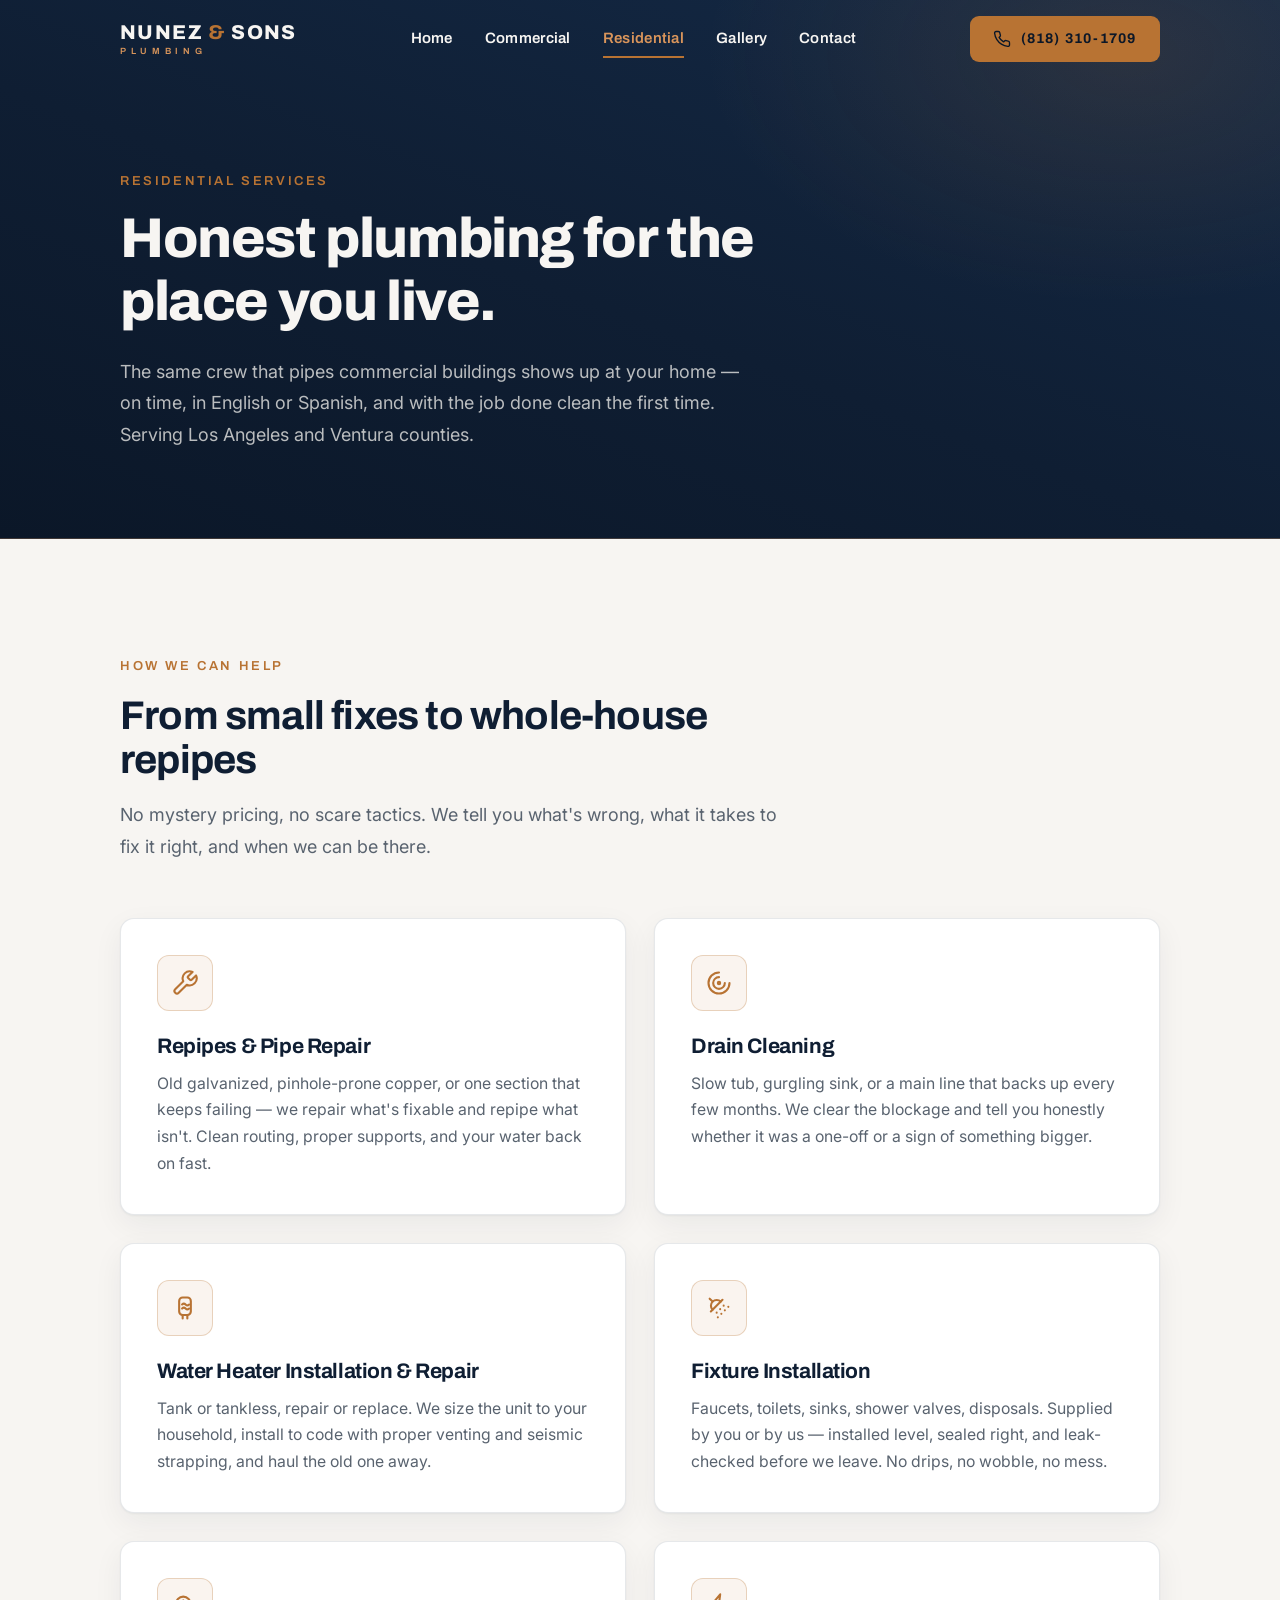
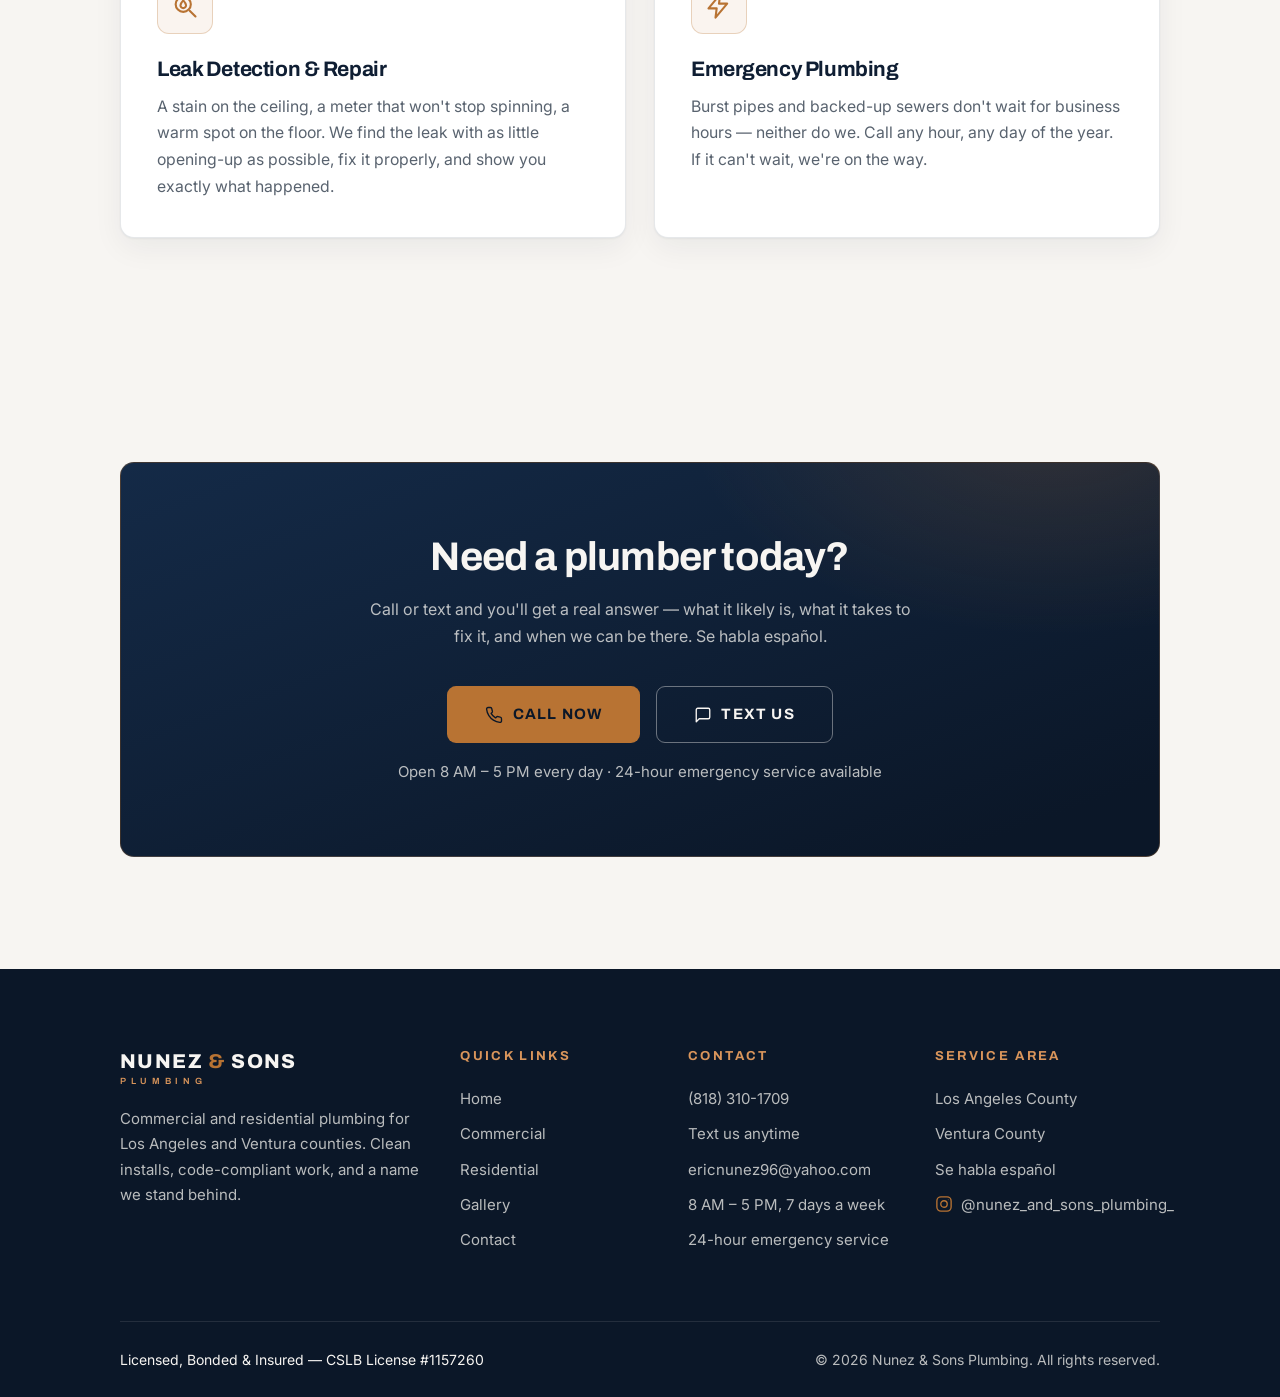
<file: nunez-sons-plumbing/residential.html>
<!DOCTYPE html>
<html lang="en">
<head>
  <meta charset="UTF-8">
  <meta name="viewport" content="width=device-width, initial-scale=1">
  <title>Residential Plumbing Services — Los Angeles &amp; Ventura County | Nunez &amp; Sons Plumbing</title>
  <meta name="description" content="Residential plumbing done right: repipes, drain cleaning, water heaters, fixture installation, leak detection, and 24/7 emergency service across Los Angeles &amp; Ventura counties. Se habla español. Call (818) 310-1709.">
  <meta name="theme-color" content="#0F1E33">
  <link rel="canonical" href="https://mathias1-creator.github.io/Nunez-and-sons/residential.html">
  <meta property="og:type" content="website">
  <meta property="og:site_name" content="Nunez &amp; Sons Plumbing">
  <meta property="og:title" content="Residential Plumbing Services — Los Angeles &amp; Ventura County">
  <meta property="og:description" content="Repipes, drain cleaning, water heaters, fixtures, leak detection, and 24/7 emergencies — done clean, done right. Call or text (818) 310-1709.">
  <meta property="og:url" content="https://mathias1-creator.github.io/Nunez-and-sons/residential.html">
  <meta property="og:image" content="https://picsum.photos/seed/plumb1/1200/630">
  <link rel="icon" href="data:image/svg+xml,%3Csvg xmlns='http://www.w3.org/2000/svg' viewBox='0 0 64 64'%3E%3Crect x='4' y='4' width='56' height='56' rx='10' fill='%230F1E33' stroke='%23B87333' stroke-width='4'/%3E%3Ctext x='32' y='42' font-family='Arial,Helvetica,sans-serif' font-size='22' font-weight='700' text-anchor='middle' fill='%23F7F5F2'%3EN%3Ctspan fill='%23B87333'%3E%26amp;%3C/tspan%3ES%3C/text%3E%3C/svg%3E">
  <link rel="preconnect" href="https://fonts.googleapis.com">
  <link rel="preconnect" href="https://fonts.gstatic.com" crossorigin>
  <link href="https://fonts.googleapis.com/css2?family=Archivo:wght@500;600;700;800&amp;family=Inter:wght@400;500&amp;display=swap" rel="stylesheet">
  <link rel="stylesheet" href="styles.css">
  <script src="script.js" defer></script>
  <noscript><style>.reveal{opacity:1 !important;transform:none !important}</style></noscript>
</head>
<body>
  <a class="skip-link" href="#main">Skip to content</a>

  <header class="site-header">
    <div class="container header-inner">
      <a class="brand" href="index.html" aria-label="Nunez &amp; Sons Plumbing — home">
        <span class="brand-name">NUNEZ <span class="amp">&amp;</span> SONS</span>
        <span class="brand-sub">PLUMBING</span>
      </a>
      <nav class="site-nav" id="site-nav" aria-label="Primary">
        <ul>
          <li><a href="index.html">Home</a></li>
          <li><a href="commercial.html">Commercial</a></li>
          <li><a href="residential.html" aria-current="page">Residential</a></li>
          <li><a href="gallery.html">Gallery</a></li>
          <li><a href="contact.html">Contact</a></li>
        </ul>
      </nav>
      <a class="btn btn-copper header-cta" href="tel:+18183101709">
        <svg class="icon" viewBox="0 0 24 24" fill="none" stroke="currentColor" stroke-width="1.8" stroke-linecap="round" stroke-linejoin="round" aria-hidden="true"><path d="M22 16.92v3a2 2 0 0 1-2.18 2 19.79 19.79 0 0 1-8.63-3.07 19.5 19.5 0 0 1-6-6 19.79 19.79 0 0 1-3.07-8.67A2 2 0 0 1 4.11 2h3a2 2 0 0 1 2 1.72 12.84 12.84 0 0 0 .7 2.81 2 2 0 0 1-.45 2.11L8.09 9.91a16 16 0 0 0 6 6l1.27-1.27a2 2 0 0 1 2.11-.45 12.84 12.84 0 0 0 2.81.7A2 2 0 0 1 22 16.92z"/></svg>
        (818) 310-1709
      </a>
      <button class="nav-toggle" type="button" aria-expanded="false" aria-controls="site-nav" aria-label="Menu">
        <span class="nav-toggle-bar"></span>
        <span class="nav-toggle-bar"></span>
        <span class="nav-toggle-bar"></span>
      </button>
    </div>
  </header>

  <main id="main">

    <!-- Page hero -->
    <section class="page-hero">
      <div class="container">
        <p class="eyebrow">Residential Services</p>
        <h1>Honest plumbing for the place you live.</h1>
        <p class="lede">The same crew that pipes commercial buildings shows up at your home — on time, in English or Spanish, and with the job done clean the first time. Serving Los Angeles and Ventura counties.</p>
      </div>
    </section>

    <!-- Services -->
    <section class="section">
      <div class="container">
        <div class="section-head reveal">
          <p class="eyebrow">How We Can Help</p>
          <h2>From small fixes to whole-house repipes</h2>
          <p class="lede">No mystery pricing, no scare tactics. We tell you what's wrong, what it takes to fix it right, and when we can be there.</p>
        </div>
        <div class="svc-grid">
          <article class="card svc-card reveal">
            <span class="svc-icon">
              <svg class="icon" viewBox="0 0 24 24" fill="none" stroke="currentColor" stroke-width="1.8" stroke-linecap="round" stroke-linejoin="round" aria-hidden="true"><path d="M14.7 6.3a1 1 0 0 0 0 1.4l1.6 1.6a1 1 0 0 0 1.4 0l3.77-3.77a6 6 0 0 1-7.94 7.94l-6.91 6.91a2.12 2.12 0 0 1-3-3l6.91-6.91a6 6 0 0 1 7.94-7.94l-3.76 3.76z"/></svg>
            </span>
            <h3>Repipes &amp; Pipe Repair</h3>
            <p>Old galvanized, pinhole-prone copper, or one section that keeps failing — we repair what's fixable and repipe what isn't. Clean routing, proper supports, and your water back on fast.</p>
          </article>
          <article class="card svc-card reveal reveal-d1">
            <span class="svc-icon">
              <svg class="icon" viewBox="0 0 24 24" fill="none" stroke="currentColor" stroke-width="1.8" stroke-linecap="round" stroke-linejoin="round" aria-hidden="true"><path d="M21 12a9 9 0 1 1-9-9"/><path d="M17 12a5 5 0 1 1-5-5"/><circle cx="12" cy="12" r="1"/></svg>
            </span>
            <h3>Drain Cleaning</h3>
            <p>Slow tub, gurgling sink, or a main line that backs up every few months. We clear the blockage and tell you honestly whether it was a one-off or a sign of something bigger.</p>
          </article>
          <article class="card svc-card reveal">
            <span class="svc-icon">
              <svg class="icon" viewBox="0 0 24 24" fill="none" stroke="currentColor" stroke-width="1.8" stroke-linecap="round" stroke-linejoin="round" aria-hidden="true"><rect x="7" y="3" width="10" height="15" rx="3"/><path d="M10 21v-3"/><path d="M14 21v-3"/><path d="M9.5 9c.8-.8 2.2-.8 3 0s2.2.8 3 0"/><path d="M9.5 12.5c.8-.8 2.2-.8 3 0s2.2.8 3 0"/></svg>
            </span>
            <h3>Water Heater Installation &amp; Repair</h3>
            <p>Tank or tankless, repair or replace. We size the unit to your household, install to code with proper venting and seismic strapping, and haul the old one away.</p>
          </article>
          <article class="card svc-card reveal reveal-d1">
            <span class="svc-icon">
              <svg class="icon" viewBox="0 0 24 24" fill="none" stroke="currentColor" stroke-width="1.8" stroke-linecap="round" stroke-linejoin="round" aria-hidden="true"><path d="m4 4 2.5 2.5"/><path d="M13.5 6.5a4.95 4.95 0 0 0-7 7"/><path d="M15 5 5 15"/><path d="M14 17v.01"/><path d="M10 16v.01"/><path d="M13 13v.01"/><path d="M16 10v.01"/><path d="M11 20v.01"/><path d="M17 14v.01"/><path d="M20 11v.01"/></svg>
            </span>
            <h3>Fixture Installation</h3>
            <p>Faucets, toilets, sinks, shower valves, disposals. Supplied by you or by us — installed level, sealed right, and leak-checked before we leave. No drips, no wobble, no mess.</p>
          </article>
          <article class="card svc-card reveal">
            <span class="svc-icon">
              <svg class="icon" viewBox="0 0 24 24" fill="none" stroke="currentColor" stroke-width="1.8" stroke-linecap="round" stroke-linejoin="round" aria-hidden="true"><circle cx="10.5" cy="10.5" r="6.5"/><path d="m21 21-5-5"/><path d="M10.5 7.2s2.4 2.6 2.4 4.2a2.4 2.4 0 1 1-4.8 0c0-1.6 2.4-4.2 2.4-4.2z"/></svg>
            </span>
            <h3>Leak Detection &amp; Repair</h3>
            <p>A stain on the ceiling, a meter that won't stop spinning, a warm spot on the floor. We find the leak with as little opening-up as possible, fix it properly, and show you exactly what happened.</p>
          </article>
          <article class="card svc-card reveal reveal-d1">
            <span class="svc-icon">
              <svg class="icon" viewBox="0 0 24 24" fill="none" stroke="currentColor" stroke-width="1.8" stroke-linecap="round" stroke-linejoin="round" aria-hidden="true"><path d="M13 2 3 14h7l-1 8 10-12h-7l1-8z"/></svg>
            </span>
            <h3>Emergency Plumbing</h3>
            <p>Burst pipes and backed-up sewers don't wait for business hours — neither do we. Call any hour, any day of the year. If it can't wait, we're on the way.</p>
          </article>
        </div>
      </div>
    </section>

    <!-- Closing CTA -->
    <section class="section" aria-label="Get help today">
      <div class="container">
        <div class="cta-panel reveal">
          <h2>Need a plumber today?</h2>
          <p>Call or text and you'll get a real answer — what it likely is, what it takes to fix it, and when we can be there. <span lang="es">Se habla español.</span></p>
          <div class="cta-actions">
            <a class="btn btn-copper btn-lg" href="tel:+18183101709">
              <svg class="icon" viewBox="0 0 24 24" fill="none" stroke="currentColor" stroke-width="1.8" stroke-linecap="round" stroke-linejoin="round" aria-hidden="true"><path d="M22 16.92v3a2 2 0 0 1-2.18 2 19.79 19.79 0 0 1-8.63-3.07 19.5 19.5 0 0 1-6-6 19.79 19.79 0 0 1-3.07-8.67A2 2 0 0 1 4.11 2h3a2 2 0 0 1 2 1.72 12.84 12.84 0 0 0 .7 2.81 2 2 0 0 1-.45 2.11L8.09 9.91a16 16 0 0 0 6 6l1.27-1.27a2 2 0 0 1 2.11-.45 12.84 12.84 0 0 0 2.81.7A2 2 0 0 1 22 16.92z"/></svg>
              Call Now
            </a>
            <a class="btn btn-outline btn-lg" href="sms:+18183101709">
              <svg class="icon" viewBox="0 0 24 24" fill="none" stroke="currentColor" stroke-width="1.8" stroke-linecap="round" stroke-linejoin="round" aria-hidden="true"><path d="M21 15a2 2 0 0 1-2 2H7l-4 4V5a2 2 0 0 1 2-2h14a2 2 0 0 1 2 2z"/></svg>
              Text Us
            </a>
          </div>
          <p class="cta-note">Open 8 AM – 5 PM every day &middot; 24-hour emergency service available</p>
        </div>
      </div>
    </section>

  </main>

  <footer class="site-footer">
    <div class="container">
      <div class="footer-grid">
        <div class="footer-brand">
          <a class="brand" href="index.html" aria-label="Nunez &amp; Sons Plumbing — home">
            <span class="brand-name">NUNEZ <span class="amp">&amp;</span> SONS</span>
            <span class="brand-sub">PLUMBING</span>
          </a>
          <p>Commercial and residential plumbing for Los Angeles and Ventura counties. Clean installs, code-compliant work, and a name we stand behind.</p>
        </div>
        <div class="footer-col">
          <h4>Quick Links</h4>
          <ul>
            <li><a href="index.html">Home</a></li>
            <li><a href="commercial.html">Commercial</a></li>
            <li><a href="residential.html">Residential</a></li>
            <li><a href="gallery.html">Gallery</a></li>
            <li><a href="contact.html">Contact</a></li>
          </ul>
        </div>
        <div class="footer-col">
          <h4>Contact</h4>
          <ul>
            <li><a href="tel:+18183101709">(818) 310-1709</a></li>
            <li><a href="sms:+18183101709">Text us anytime</a></li>
            <li><a href="mailto:ericnunez96@yahoo.com">ericnunez96@yahoo.com</a></li>
            <li>8 AM – 5 PM, 7 days a week</li>
            <li>24-hour emergency service</li>
          </ul>
        </div>
        <div class="footer-col">
          <h4>Service Area</h4>
          <ul>
            <li>Los Angeles County</li>
            <li>Ventura County</li>
            <li><span lang="es">Se habla español</span></li>
            <li>
              <a class="footer-ig" href="https://www.instagram.com/nunez_and_sons_plumbing_" target="_blank" rel="noopener">
                <svg class="icon" viewBox="0 0 24 24" fill="none" stroke="currentColor" stroke-width="1.8" stroke-linecap="round" stroke-linejoin="round" aria-hidden="true"><rect x="2.5" y="2.5" width="19" height="19" rx="5.5"/><circle cx="12" cy="12" r="4.3"/><circle cx="17.6" cy="6.4" r="0.6" fill="currentColor" stroke="none"/></svg>
                @nunez_and_sons_plumbing_
              </a>
            </li>
          </ul>
        </div>
      </div>
      <div class="footer-bottom">
        <span class="license">Licensed, Bonded &amp; Insured — CSLB License #1157260</span>
        <span>© 2026 Nunez &amp; Sons Plumbing. All rights reserved.</span>
      </div>
    </div>
  </footer>

  <div class="bottom-bar" aria-label="Quick contact">
    <a class="bb-call" href="tel:+18183101709">
      <svg class="icon" viewBox="0 0 24 24" fill="none" stroke="currentColor" stroke-width="1.8" stroke-linecap="round" stroke-linejoin="round" aria-hidden="true"><path d="M22 16.92v3a2 2 0 0 1-2.18 2 19.79 19.79 0 0 1-8.63-3.07 19.5 19.5 0 0 1-6-6 19.79 19.79 0 0 1-3.07-8.67A2 2 0 0 1 4.11 2h3a2 2 0 0 1 2 1.72 12.84 12.84 0 0 0 .7 2.81 2 2 0 0 1-.45 2.11L8.09 9.91a16 16 0 0 0 6 6l1.27-1.27a2 2 0 0 1 2.11-.45 12.84 12.84 0 0 0 2.81.7A2 2 0 0 1 22 16.92z"/></svg>
      Call
    </a>
    <a class="bb-text" href="sms:+18183101709">
      <svg class="icon" viewBox="0 0 24 24" fill="none" stroke="currentColor" stroke-width="1.8" stroke-linecap="round" stroke-linejoin="round" aria-hidden="true"><path d="M21 15a2 2 0 0 1-2 2H7l-4 4V5a2 2 0 0 1 2-2h14a2 2 0 0 1 2 2z"/></svg>
      Text
    </a>
  </div>
</body>
</html>
</file>
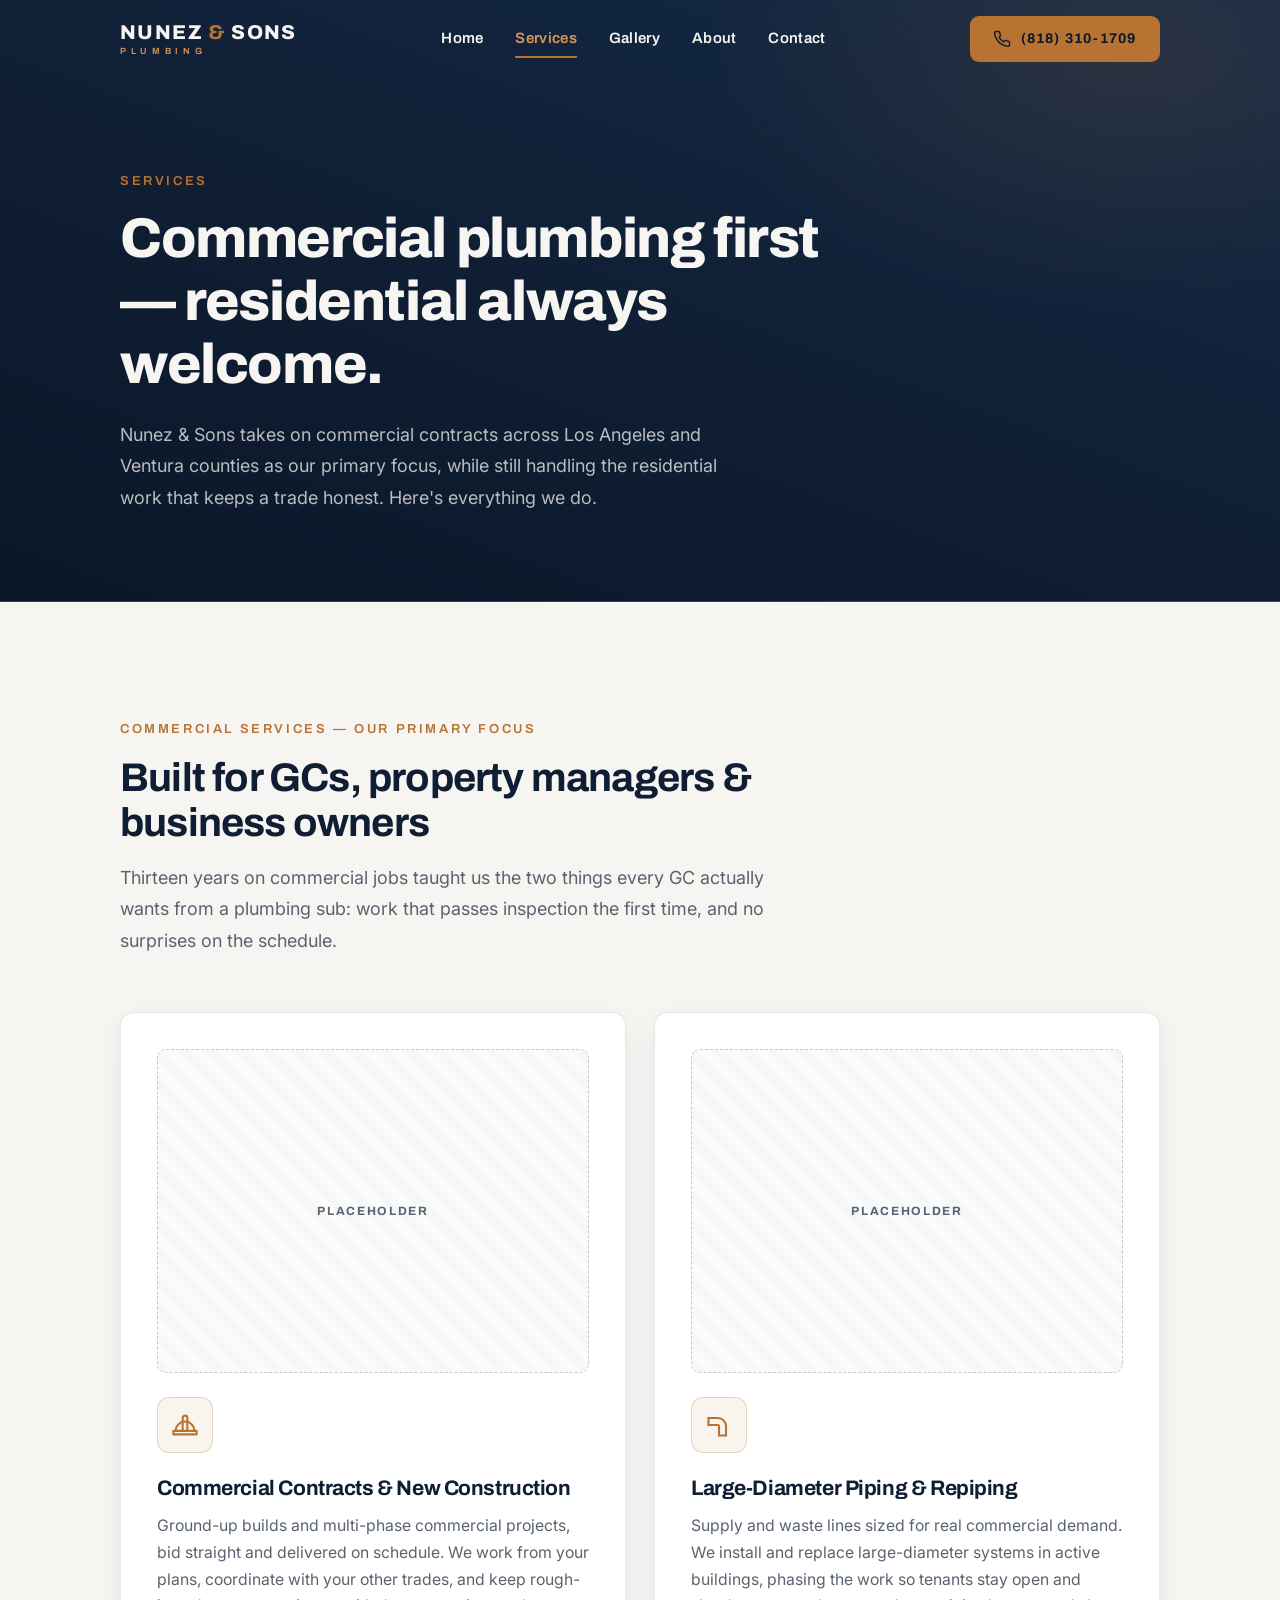
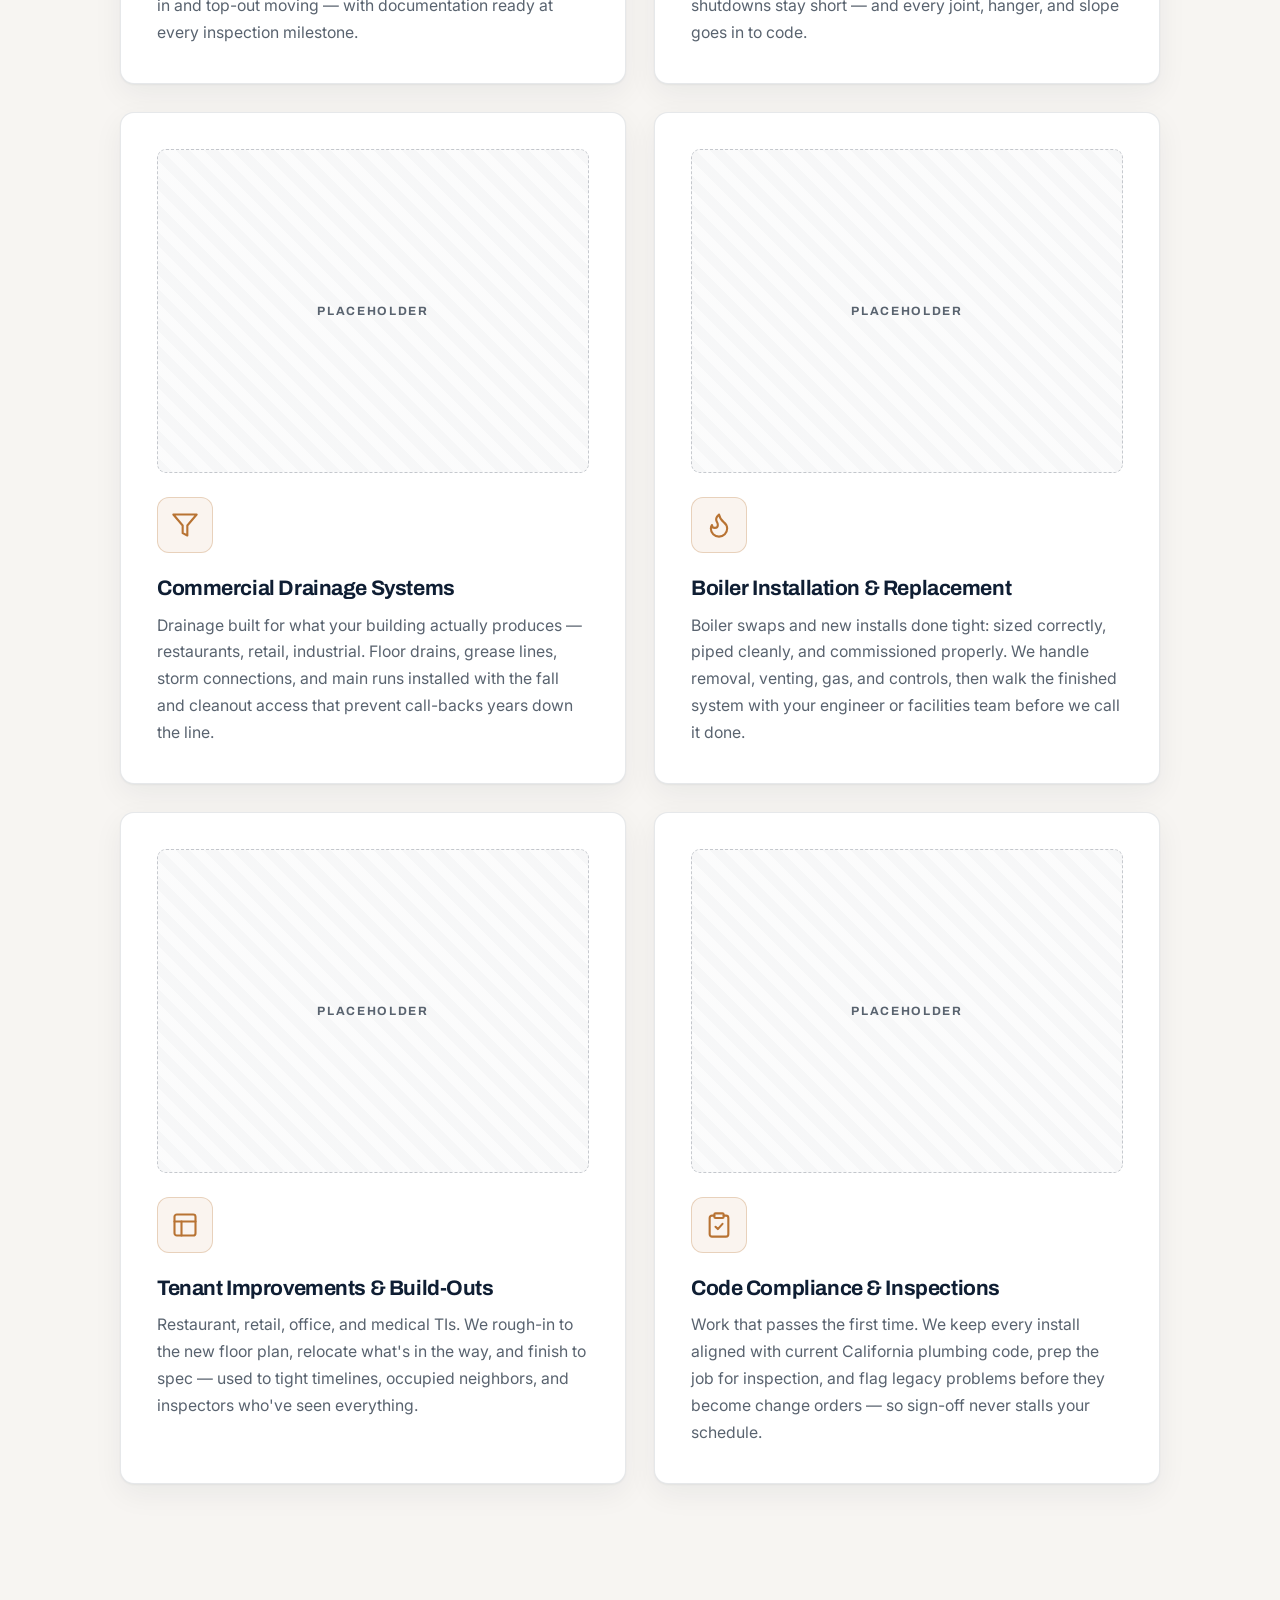
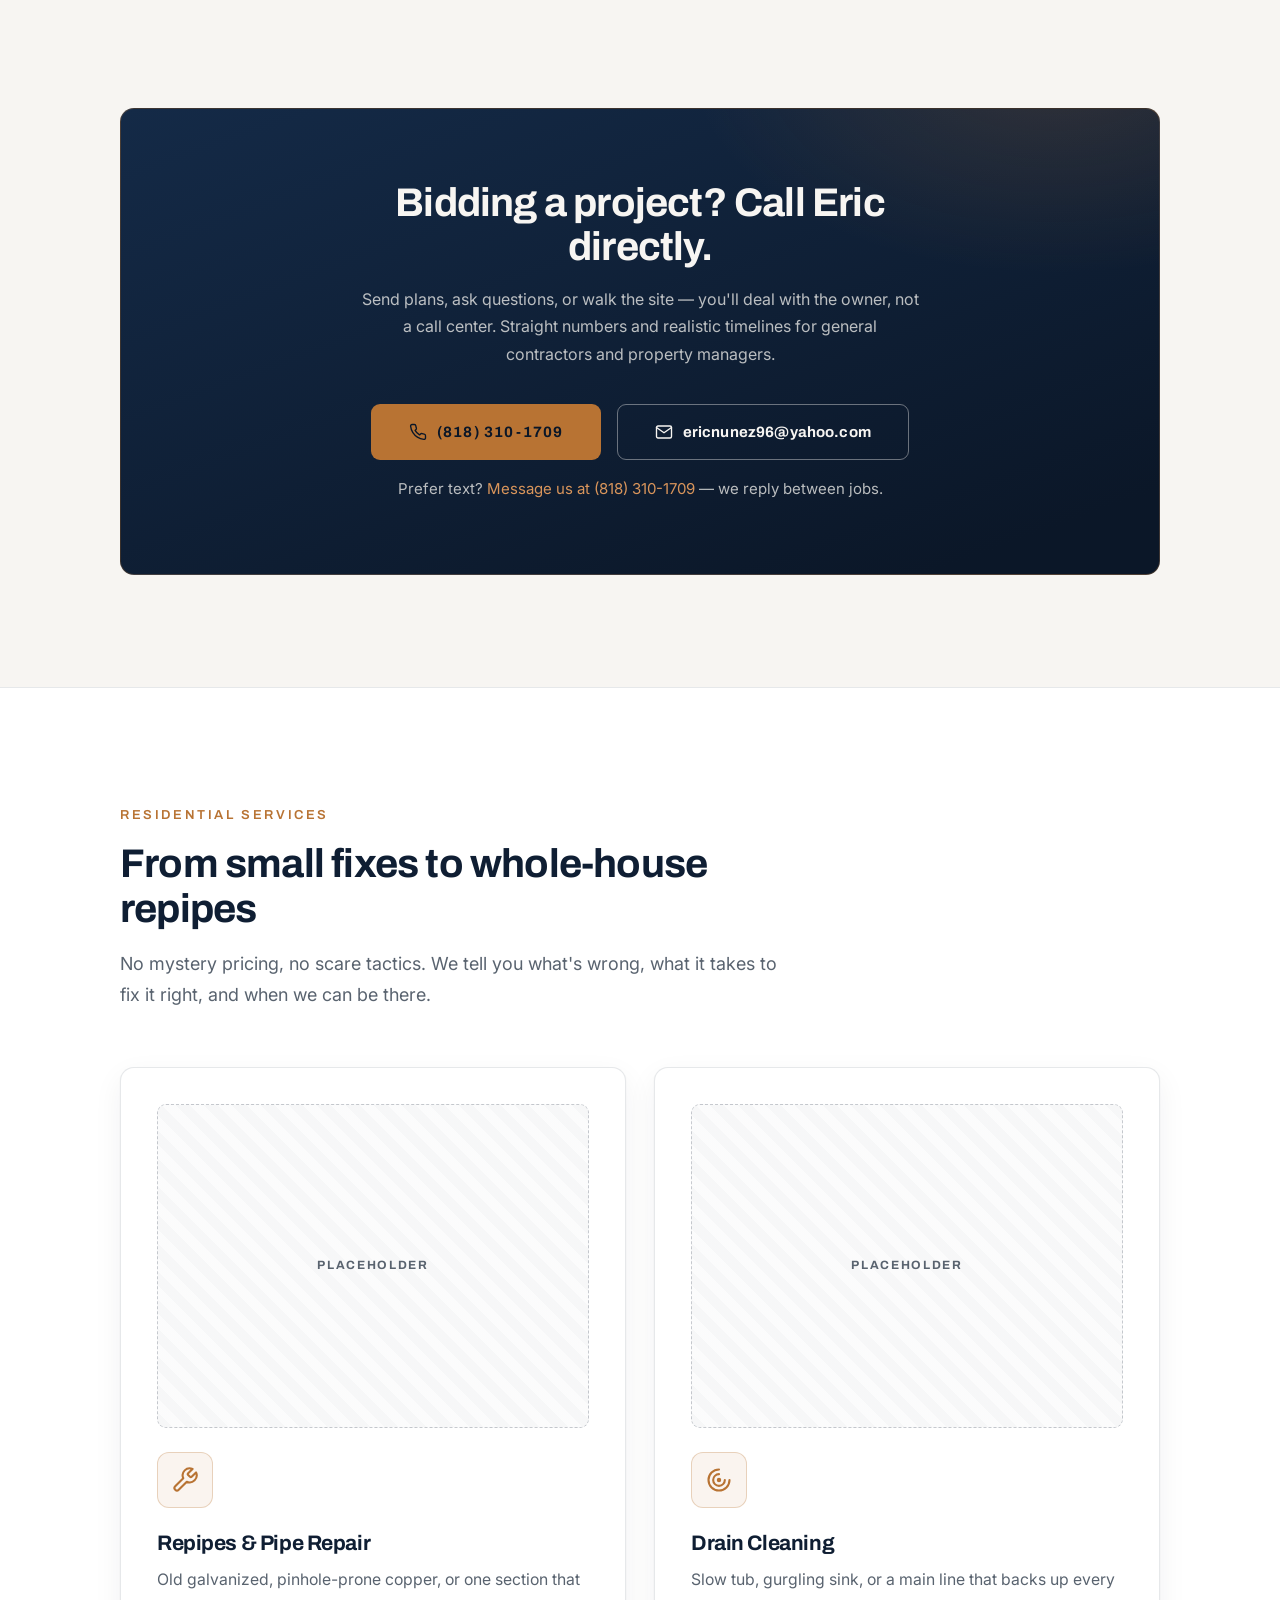
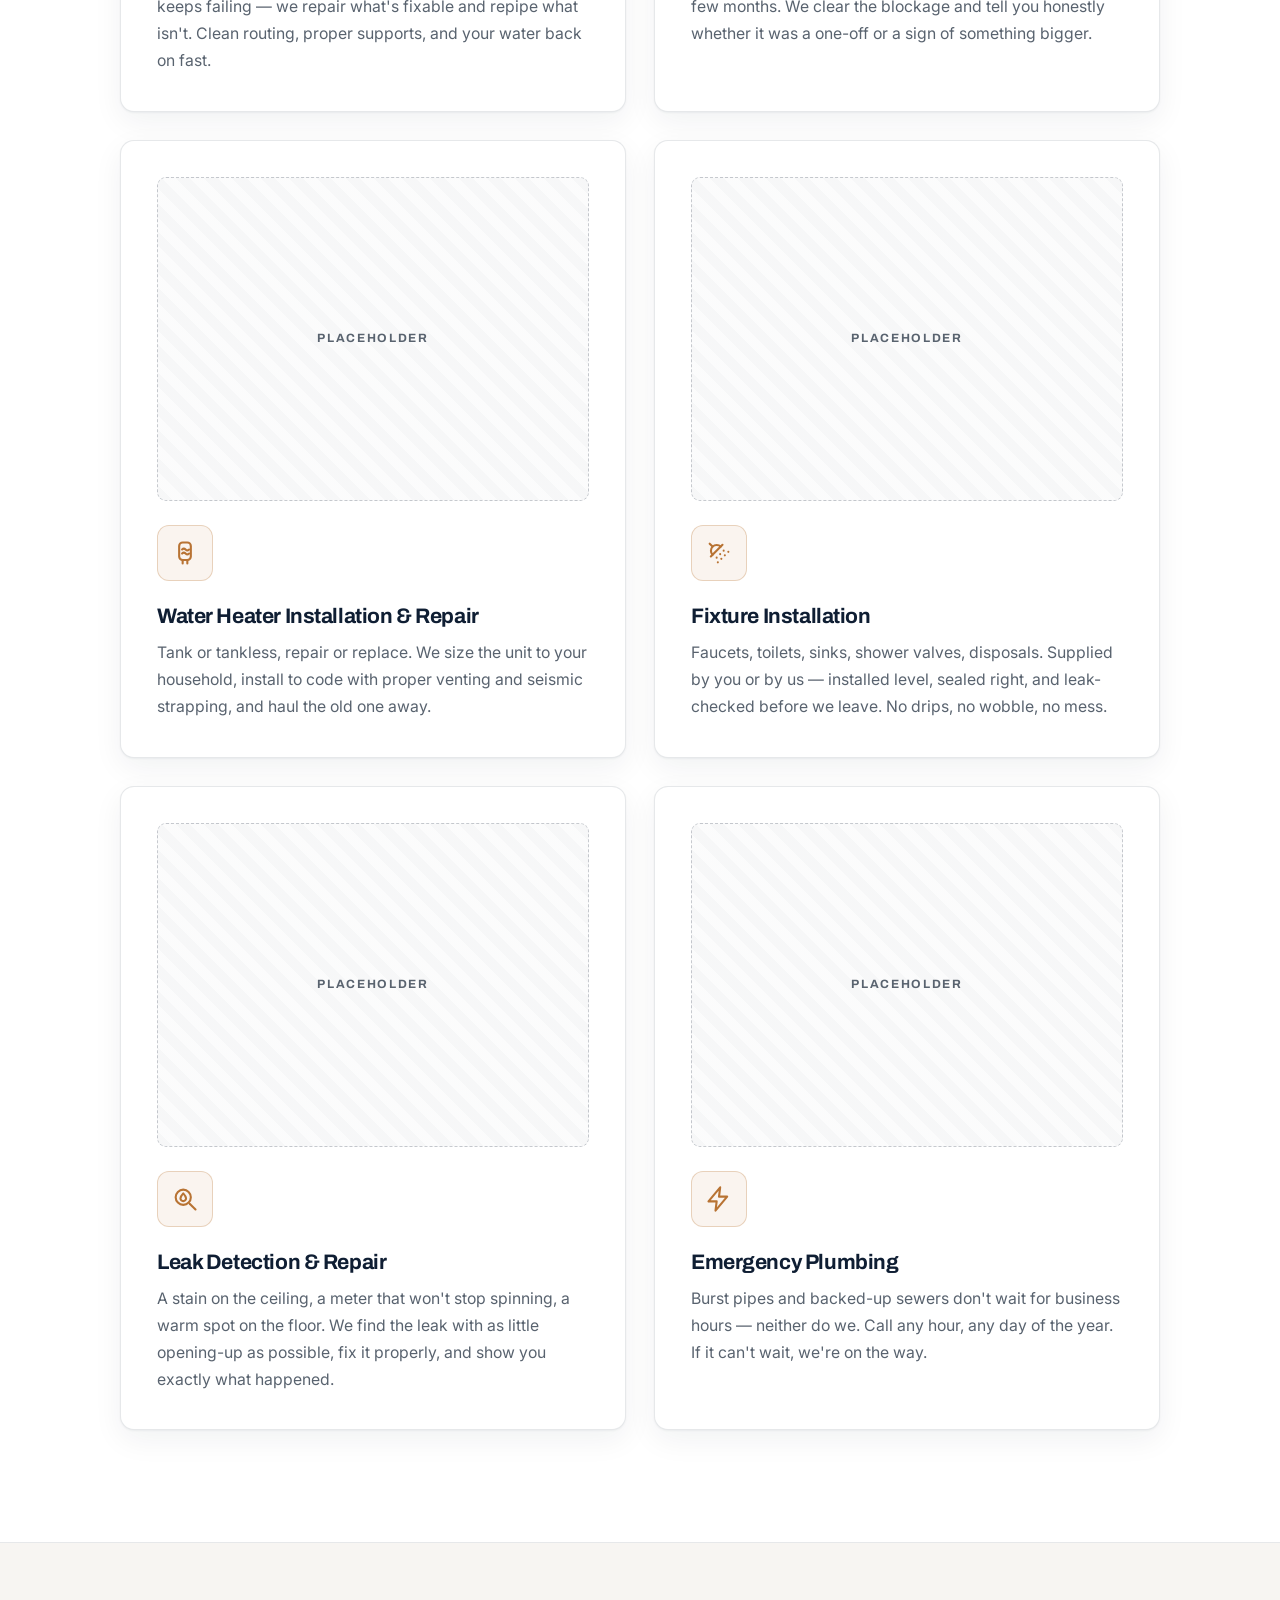
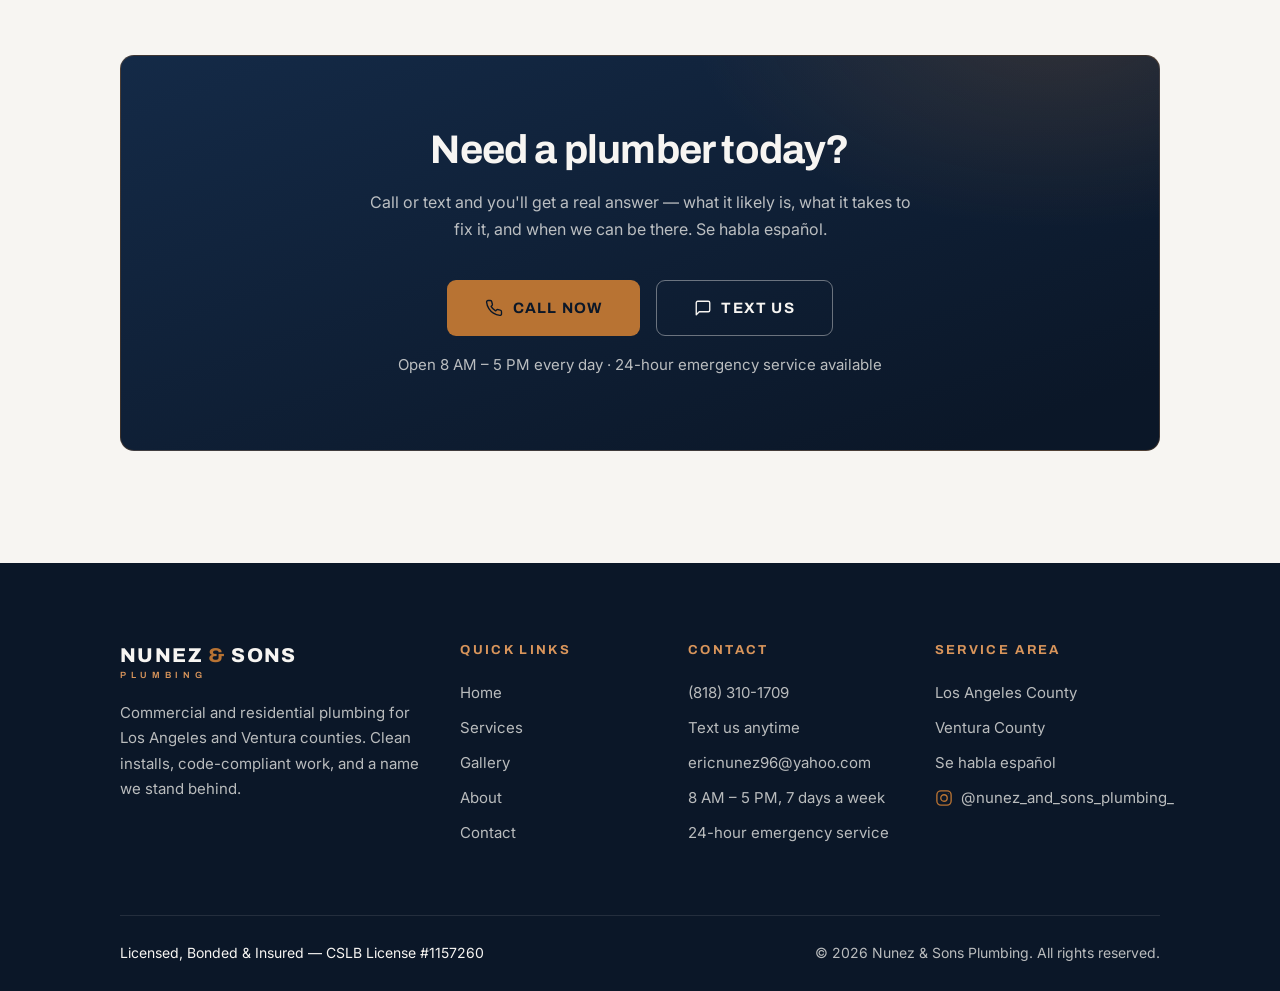
<file: nunez-sons-plumbing/services.html>
<!DOCTYPE html>
<html lang="en">
<head>
  <meta charset="UTF-8">
  <meta name="viewport" content="width=device-width, initial-scale=1">
  <title>Commercial &amp; Residential Plumbing Services — Los Angeles &amp; Ventura County | Nunez &amp; Sons Plumbing</title>
  <meta name="description" content="Commercial plumbing is our primary focus — new construction, large-diameter repiping, drainage, boilers, tenant improvements, and code compliance — plus residential repairs, water heaters, and emergency service across Los Angeles &amp; Ventura counties. Call (818) 310-1709.">
  <meta name="theme-color" content="#0F1E33">
  <link rel="canonical" href="https://mathias1-creator.github.io/Nunez-and-sons/services.html">
  <meta property="og:type" content="website">
  <meta property="og:site_name" content="Nunez &amp; Sons Plumbing">
  <meta property="og:title" content="Commercial &amp; Residential Plumbing Services — Nunez &amp; Sons Plumbing">
  <meta property="og:description" content="Commercial plumbing is our primary focus, with residential service too. New construction, repiping, drainage, boilers, water heaters, and more across Los Angeles &amp; Ventura counties.">
  <meta property="og:url" content="https://mathias1-creator.github.io/Nunez-and-sons/services.html">
  <meta property="og:image" content="https://picsum.photos/seed/plumb1/1200/630">
  <link rel="icon" href="data:image/svg+xml,%3Csvg xmlns='http://www.w3.org/2000/svg' viewBox='0 0 64 64'%3E%3Crect x='4' y='4' width='56' height='56' rx='10' fill='%230F1E33' stroke='%23B87333' stroke-width='4'/%3E%3Ctext x='32' y='42' font-family='Arial,Helvetica,sans-serif' font-size='22' font-weight='700' text-anchor='middle' fill='%23F7F5F2'%3EN%3Ctspan fill='%23B87333'%3E%26amp;%3C/tspan%3ES%3C/text%3E%3C/svg%3E">
  <link rel="preconnect" href="https://fonts.googleapis.com">
  <link rel="preconnect" href="https://fonts.gstatic.com" crossorigin>
  <link href="https://fonts.googleapis.com/css2?family=Archivo:wght@500;600;700;800&amp;family=Inter:wght@400;500&amp;display=swap" rel="stylesheet">
  <link rel="stylesheet" href="styles.css">
  <script src="script.js" defer></script>
  <noscript><style>.reveal{opacity:1 !important;transform:none !important}</style></noscript>
</head>
<body>
  <a class="skip-link" href="#main">Skip to content</a>

  <header class="site-header">
    <div class="container header-inner">
      <a class="brand" href="index.html" aria-label="Nunez &amp; Sons Plumbing — home">
        <span class="brand-name">NUNEZ <span class="amp">&amp;</span> SONS</span>
        <span class="brand-sub">PLUMBING</span>
      </a>
      <nav class="site-nav" id="site-nav" aria-label="Primary">
        <ul>
          <li><a href="index.html">Home</a></li>
          <li><a href="services.html" aria-current="page">Services</a></li>
          <li><a href="gallery.html">Gallery</a></li>
          <li><a href="about.html">About</a></li>
          <li><a href="contact.html">Contact</a></li>
        </ul>
      </nav>
      <a class="btn btn-copper header-cta" href="tel:+18183101709">
        <svg class="icon" viewBox="0 0 24 24" fill="none" stroke="currentColor" stroke-width="1.8" stroke-linecap="round" stroke-linejoin="round" aria-hidden="true"><path d="M22 16.92v3a2 2 0 0 1-2.18 2 19.79 19.79 0 0 1-8.63-3.07 19.5 19.5 0 0 1-6-6 19.79 19.79 0 0 1-3.07-8.67A2 2 0 0 1 4.11 2h3a2 2 0 0 1 2 1.72 12.84 12.84 0 0 0 .7 2.81 2 2 0 0 1-.45 2.11L8.09 9.91a16 16 0 0 0 6 6l1.27-1.27a2 2 0 0 1 2.11-.45 12.84 12.84 0 0 0 2.81.7A2 2 0 0 1 22 16.92z"/></svg>
        (818) 310-1709
      </a>
      <button class="nav-toggle" type="button" aria-expanded="false" aria-controls="site-nav" aria-label="Menu">
        <span class="nav-toggle-bar"></span>
        <span class="nav-toggle-bar"></span>
        <span class="nav-toggle-bar"></span>
      </button>
    </div>
  </header>

  <main id="main">

    <!-- Page hero -->
    <section class="page-hero">
      <div class="container">
        <p class="eyebrow">Services</p>
        <h1>Commercial plumbing first — residential always welcome.</h1>
        <p class="lede">Nunez &amp; Sons takes on commercial contracts across Los Angeles and Ventura counties as our primary focus, while still handling the residential work that keeps a trade honest. Here's everything we do.</p>
      </div>
    </section>

    <!-- Commercial services -->
    <section class="section" id="commercial">
      <div class="container">
        <div class="section-head reveal">
          <p class="eyebrow">Commercial Services — Our Primary Focus</p>
          <h2>Built for GCs, property managers &amp; business owners</h2>
          <p class="lede">Thirteen years on commercial jobs taught us the two things every GC actually wants from a plumbing sub: work that passes inspection the first time, and no surprises on the schedule.</p>
        </div>
        <div class="svc-grid">
          <article class="card svc-card reveal">
            <div class="svc-media" aria-hidden="true"><span class="svc-media-label">Placeholder</span></div>
            <span class="svc-icon">
              <svg class="icon" viewBox="0 0 24 24" fill="none" stroke="currentColor" stroke-width="1.8" stroke-linecap="round" stroke-linejoin="round" aria-hidden="true"><path d="M4 17a8 8 0 0 1 16 0"/><path d="M10 17V6a2 2 0 0 1 4 0v11"/><path d="M2 17h20v3H2z"/></svg>
            </span>
            <h3>Commercial Contracts &amp; New Construction</h3>
            <p>Ground-up builds and multi-phase commercial projects, bid straight and delivered on schedule. We work from your plans, coordinate with your other trades, and keep rough-in and top-out moving — with documentation ready at every inspection milestone.</p>
          </article>
          <article class="card svc-card reveal reveal-d1">
            <div class="svc-media" aria-hidden="true"><span class="svc-media-label">Placeholder</span></div>
            <span class="svc-icon">
              <svg class="icon" viewBox="0 0 24 24" fill="none" stroke="currentColor" stroke-width="1.8" stroke-linecap="round" stroke-linejoin="round" aria-hidden="true"><path d="M3 6h8a7 7 0 0 1 7 7v8"/><path d="M3 12h8a1 1 0 0 1 1 1v8"/><path d="M3 6v6"/><path d="M12 21h6"/></svg>
            </span>
            <h3>Large-Diameter Piping &amp; Repiping</h3>
            <p>Supply and waste lines sized for real commercial demand. We install and replace large-diameter systems in active buildings, phasing the work so tenants stay open and shutdowns stay short — and every joint, hanger, and slope goes in to code.</p>
          </article>
          <article class="card svc-card reveal">
            <div class="svc-media" aria-hidden="true"><span class="svc-media-label">Placeholder</span></div>
            <span class="svc-icon">
              <svg class="icon" viewBox="0 0 24 24" fill="none" stroke="currentColor" stroke-width="1.8" stroke-linecap="round" stroke-linejoin="round" aria-hidden="true"><path d="M22 3H2l8 9.46V19l4 2v-8.54L22 3z"/></svg>
            </span>
            <h3>Commercial Drainage Systems</h3>
            <p>Drainage built for what your building actually produces — restaurants, retail, industrial. Floor drains, grease lines, storm connections, and main runs installed with the fall and cleanout access that prevent call-backs years down the line.</p>
          </article>
          <article class="card svc-card reveal reveal-d1">
            <div class="svc-media" aria-hidden="true"><span class="svc-media-label">Placeholder</span></div>
            <span class="svc-icon">
              <svg class="icon" viewBox="0 0 24 24" fill="none" stroke="currentColor" stroke-width="1.8" stroke-linecap="round" stroke-linejoin="round" aria-hidden="true"><path d="M8.5 14.5A2.5 2.5 0 0 0 11 12c0-1.38-.5-2-1-3-1.072-2.143-.224-4.054 2-6 .5 2.5 2 4.9 4 6.5 2 1.6 3 3.5 3 5.5a7 7 0 1 1-14 0c0-1.153.433-2.294 1-3a2.5 2.5 0 0 0 2.5 2.5z"/></svg>
            </span>
            <h3>Boiler Installation &amp; Replacement</h3>
            <p>Boiler swaps and new installs done tight: sized correctly, piped cleanly, and commissioned properly. We handle removal, venting, gas, and controls, then walk the finished system with your engineer or facilities team before we call it done.</p>
          </article>
          <article class="card svc-card reveal">
            <div class="svc-media" aria-hidden="true"><span class="svc-media-label">Placeholder</span></div>
            <span class="svc-icon">
              <svg class="icon" viewBox="0 0 24 24" fill="none" stroke="currentColor" stroke-width="1.8" stroke-linecap="round" stroke-linejoin="round" aria-hidden="true"><rect x="3" y="3" width="18" height="18" rx="2"/><path d="M3 9h18"/><path d="M9 21V9"/></svg>
            </span>
            <h3>Tenant Improvements &amp; Build-Outs</h3>
            <p>Restaurant, retail, office, and medical TIs. We rough-in to the new floor plan, relocate what's in the way, and finish to spec — used to tight timelines, occupied neighbors, and inspectors who've seen everything.</p>
          </article>
          <article class="card svc-card reveal reveal-d1">
            <div class="svc-media" aria-hidden="true"><span class="svc-media-label">Placeholder</span></div>
            <span class="svc-icon">
              <svg class="icon" viewBox="0 0 24 24" fill="none" stroke="currentColor" stroke-width="1.8" stroke-linecap="round" stroke-linejoin="round" aria-hidden="true"><rect x="8" y="2" width="8" height="4" rx="1"/><path d="M16 4h2a2 2 0 0 1 2 2v14a2 2 0 0 1-2 2H6a2 2 0 0 1-2-2V6a2 2 0 0 1 2-2h2"/><path d="m9 13.5 2 2 4-4.5"/></svg>
            </span>
            <h3>Code Compliance &amp; Inspections</h3>
            <p>Work that passes the first time. We keep every install aligned with current California plumbing code, prep the job for inspection, and flag legacy problems before they become change orders — so sign-off never stalls your schedule.</p>
          </article>
        </div>
      </div>
    </section>

    <!-- Commercial CTA -->
    <section class="section" aria-label="Request a bid">
      <div class="container">
        <div class="cta-panel reveal">
          <h2>Bidding a project? Call Eric directly.</h2>
          <p>Send plans, ask questions, or walk the site — you'll deal with the owner, not a call center. Straight numbers and realistic timelines for general contractors and property managers.</p>
          <div class="cta-actions">
            <a class="btn btn-copper btn-lg" href="tel:+18183101709">
              <svg class="icon" viewBox="0 0 24 24" fill="none" stroke="currentColor" stroke-width="1.8" stroke-linecap="round" stroke-linejoin="round" aria-hidden="true"><path d="M22 16.92v3a2 2 0 0 1-2.18 2 19.79 19.79 0 0 1-8.63-3.07 19.5 19.5 0 0 1-6-6 19.79 19.79 0 0 1-3.07-8.67A2 2 0 0 1 4.11 2h3a2 2 0 0 1 2 1.72 12.84 12.84 0 0 0 .7 2.81 2 2 0 0 1-.45 2.11L8.09 9.91a16 16 0 0 0 6 6l1.27-1.27a2 2 0 0 1 2.11-.45 12.84 12.84 0 0 0 2.81.7A2 2 0 0 1 22 16.92z"/></svg>
              (818) 310-1709
            </a>
            <a class="btn btn-outline btn-lg btn-case-normal" href="mailto:ericnunez96@yahoo.com">
              <svg class="icon" viewBox="0 0 24 24" fill="none" stroke="currentColor" stroke-width="1.8" stroke-linecap="round" stroke-linejoin="round" aria-hidden="true"><path d="M4 4h16a2 2 0 0 1 2 2v12a2 2 0 0 1-2 2H4a2 2 0 0 1-2-2V6a2 2 0 0 1 2-2z"/><path d="m22 6-10 7L2 6"/></svg>
              ericnunez96@yahoo.com
            </a>
          </div>
          <p class="cta-note">Prefer text? <a href="sms:+18183101709">Message us at (818) 310-1709</a> — we reply between jobs.</p>
        </div>
      </div>
    </section>

    <!-- Residential services -->
    <section class="section section-alt" id="residential">
      <div class="container">
        <div class="section-head reveal">
          <p class="eyebrow">Residential Services</p>
          <h2>From small fixes to whole-house repipes</h2>
          <p class="lede">No mystery pricing, no scare tactics. We tell you what's wrong, what it takes to fix it right, and when we can be there.</p>
        </div>
        <div class="svc-grid">
          <article class="card svc-card reveal">
            <div class="svc-media" aria-hidden="true"><span class="svc-media-label">Placeholder</span></div>
            <span class="svc-icon">
              <svg class="icon" viewBox="0 0 24 24" fill="none" stroke="currentColor" stroke-width="1.8" stroke-linecap="round" stroke-linejoin="round" aria-hidden="true"><path d="M14.7 6.3a1 1 0 0 0 0 1.4l1.6 1.6a1 1 0 0 0 1.4 0l3.77-3.77a6 6 0 0 1-7.94 7.94l-6.91 6.91a2.12 2.12 0 0 1-3-3l6.91-6.91a6 6 0 0 1 7.94-7.94l-3.76 3.76z"/></svg>
            </span>
            <h3>Repipes &amp; Pipe Repair</h3>
            <p>Old galvanized, pinhole-prone copper, or one section that keeps failing — we repair what's fixable and repipe what isn't. Clean routing, proper supports, and your water back on fast.</p>
          </article>
          <article class="card svc-card reveal reveal-d1">
            <div class="svc-media" aria-hidden="true"><span class="svc-media-label">Placeholder</span></div>
            <span class="svc-icon">
              <svg class="icon" viewBox="0 0 24 24" fill="none" stroke="currentColor" stroke-width="1.8" stroke-linecap="round" stroke-linejoin="round" aria-hidden="true"><path d="M21 12a9 9 0 1 1-9-9"/><path d="M17 12a5 5 0 1 1-5-5"/><circle cx="12" cy="12" r="1"/></svg>
            </span>
            <h3>Drain Cleaning</h3>
            <p>Slow tub, gurgling sink, or a main line that backs up every few months. We clear the blockage and tell you honestly whether it was a one-off or a sign of something bigger.</p>
          </article>
          <article class="card svc-card reveal">
            <div class="svc-media" aria-hidden="true"><span class="svc-media-label">Placeholder</span></div>
            <span class="svc-icon">
              <svg class="icon" viewBox="0 0 24 24" fill="none" stroke="currentColor" stroke-width="1.8" stroke-linecap="round" stroke-linejoin="round" aria-hidden="true"><rect x="7" y="3" width="10" height="15" rx="3"/><path d="M10 21v-3"/><path d="M14 21v-3"/><path d="M9.5 9c.8-.8 2.2-.8 3 0s2.2.8 3 0"/><path d="M9.5 12.5c.8-.8 2.2-.8 3 0s2.2.8 3 0"/></svg>
            </span>
            <h3>Water Heater Installation &amp; Repair</h3>
            <p>Tank or tankless, repair or replace. We size the unit to your household, install to code with proper venting and seismic strapping, and haul the old one away.</p>
          </article>
          <article class="card svc-card reveal reveal-d1">
            <div class="svc-media" aria-hidden="true"><span class="svc-media-label">Placeholder</span></div>
            <span class="svc-icon">
              <svg class="icon" viewBox="0 0 24 24" fill="none" stroke="currentColor" stroke-width="1.8" stroke-linecap="round" stroke-linejoin="round" aria-hidden="true"><path d="m4 4 2.5 2.5"/><path d="M13.5 6.5a4.95 4.95 0 0 0-7 7"/><path d="M15 5 5 15"/><path d="M14 17v.01"/><path d="M10 16v.01"/><path d="M13 13v.01"/><path d="M16 10v.01"/><path d="M11 20v.01"/><path d="M17 14v.01"/><path d="M20 11v.01"/></svg>
            </span>
            <h3>Fixture Installation</h3>
            <p>Faucets, toilets, sinks, shower valves, disposals. Supplied by you or by us — installed level, sealed right, and leak-checked before we leave. No drips, no wobble, no mess.</p>
          </article>
          <article class="card svc-card reveal">
            <div class="svc-media" aria-hidden="true"><span class="svc-media-label">Placeholder</span></div>
            <span class="svc-icon">
              <svg class="icon" viewBox="0 0 24 24" fill="none" stroke="currentColor" stroke-width="1.8" stroke-linecap="round" stroke-linejoin="round" aria-hidden="true"><circle cx="10.5" cy="10.5" r="6.5"/><path d="m21 21-5-5"/><path d="M10.5 7.2s2.4 2.6 2.4 4.2a2.4 2.4 0 1 1-4.8 0c0-1.6 2.4-4.2 2.4-4.2z"/></svg>
            </span>
            <h3>Leak Detection &amp; Repair</h3>
            <p>A stain on the ceiling, a meter that won't stop spinning, a warm spot on the floor. We find the leak with as little opening-up as possible, fix it properly, and show you exactly what happened.</p>
          </article>
          <article class="card svc-card reveal reveal-d1">
            <div class="svc-media" aria-hidden="true"><span class="svc-media-label">Placeholder</span></div>
            <span class="svc-icon">
              <svg class="icon" viewBox="0 0 24 24" fill="none" stroke="currentColor" stroke-width="1.8" stroke-linecap="round" stroke-linejoin="round" aria-hidden="true"><path d="M13 2 3 14h7l-1 8 10-12h-7l1-8z"/></svg>
            </span>
            <h3>Emergency Plumbing</h3>
            <p>Burst pipes and backed-up sewers don't wait for business hours — neither do we. Call any hour, any day of the year. If it can't wait, we're on the way.</p>
          </article>
        </div>
      </div>
    </section>

    <!-- Closing CTA -->
    <section class="section" aria-label="Get help today">
      <div class="container">
        <div class="cta-panel reveal">
          <h2>Need a plumber today?</h2>
          <p>Call or text and you'll get a real answer — what it likely is, what it takes to fix it, and when we can be there. <span lang="es">Se habla español.</span></p>
          <div class="cta-actions">
            <a class="btn btn-copper btn-lg" href="tel:+18183101709">
              <svg class="icon" viewBox="0 0 24 24" fill="none" stroke="currentColor" stroke-width="1.8" stroke-linecap="round" stroke-linejoin="round" aria-hidden="true"><path d="M22 16.92v3a2 2 0 0 1-2.18 2 19.79 19.79 0 0 1-8.63-3.07 19.5 19.5 0 0 1-6-6 19.79 19.79 0 0 1-3.07-8.67A2 2 0 0 1 4.11 2h3a2 2 0 0 1 2 1.72 12.84 12.84 0 0 0 .7 2.81 2 2 0 0 1-.45 2.11L8.09 9.91a16 16 0 0 0 6 6l1.27-1.27a2 2 0 0 1 2.11-.45 12.84 12.84 0 0 0 2.81.7A2 2 0 0 1 22 16.92z"/></svg>
              Call Now
            </a>
            <a class="btn btn-outline btn-lg" href="sms:+18183101709">
              <svg class="icon" viewBox="0 0 24 24" fill="none" stroke="currentColor" stroke-width="1.8" stroke-linecap="round" stroke-linejoin="round" aria-hidden="true"><path d="M21 15a2 2 0 0 1-2 2H7l-4 4V5a2 2 0 0 1 2-2h14a2 2 0 0 1 2 2z"/></svg>
              Text Us
            </a>
          </div>
          <p class="cta-note">Open 8 AM – 5 PM every day &middot; 24-hour emergency service available</p>
        </div>
      </div>
    </section>

  </main>

  <footer class="site-footer">
    <div class="container">
      <div class="footer-grid">
        <div class="footer-brand">
          <a class="brand" href="index.html" aria-label="Nunez &amp; Sons Plumbing — home">
            <span class="brand-name">NUNEZ <span class="amp">&amp;</span> SONS</span>
            <span class="brand-sub">PLUMBING</span>
          </a>
          <p>Commercial and residential plumbing for Los Angeles and Ventura counties. Clean installs, code-compliant work, and a name we stand behind.</p>
        </div>
        <div class="footer-col">
          <h4>Quick Links</h4>
          <ul>
            <li><a href="index.html">Home</a></li>
            <li><a href="services.html">Services</a></li>
            <li><a href="gallery.html">Gallery</a></li>
            <li><a href="about.html">About</a></li>
            <li><a href="contact.html">Contact</a></li>
          </ul>
        </div>
        <div class="footer-col">
          <h4>Contact</h4>
          <ul>
            <li><a href="tel:+18183101709">(818) 310-1709</a></li>
            <li><a href="sms:+18183101709">Text us anytime</a></li>
            <li><a href="mailto:ericnunez96@yahoo.com">ericnunez96@yahoo.com</a></li>
            <li>8 AM – 5 PM, 7 days a week</li>
            <li>24-hour emergency service</li>
          </ul>
        </div>
        <div class="footer-col">
          <h4>Service Area</h4>
          <ul>
            <li>Los Angeles County</li>
            <li>Ventura County</li>
            <li><span lang="es">Se habla español</span></li>
            <li>
              <a class="footer-ig" href="https://www.instagram.com/nunez_and_sons_plumbing_" target="_blank" rel="noopener">
                <svg class="icon" viewBox="0 0 24 24" fill="none" stroke="currentColor" stroke-width="1.8" stroke-linecap="round" stroke-linejoin="round" aria-hidden="true"><rect x="2.5" y="2.5" width="19" height="19" rx="5.5"/><circle cx="12" cy="12" r="4.3"/><circle cx="17.6" cy="6.4" r="0.6" fill="currentColor" stroke="none"/></svg>
                @nunez_and_sons_plumbing_
              </a>
            </li>
          </ul>
        </div>
      </div>
      <div class="footer-bottom">
        <span class="license">Licensed, Bonded &amp; Insured — CSLB License #1157260</span>
        <span>© 2026 Nunez &amp; Sons Plumbing. All rights reserved.</span>
      </div>
    </div>
  </footer>

  <div class="bottom-bar" aria-label="Quick contact">
    <a class="bb-call" href="tel:+18183101709">
      <svg class="icon" viewBox="0 0 24 24" fill="none" stroke="currentColor" stroke-width="1.8" stroke-linecap="round" stroke-linejoin="round" aria-hidden="true"><path d="M22 16.92v3a2 2 0 0 1-2.18 2 19.79 19.79 0 0 1-8.63-3.07 19.5 19.5 0 0 1-6-6 19.79 19.79 0 0 1-3.07-8.67A2 2 0 0 1 4.11 2h3a2 2 0 0 1 2 1.72 12.84 12.84 0 0 0 .7 2.81 2 2 0 0 1-.45 2.11L8.09 9.91a16 16 0 0 0 6 6l1.27-1.27a2 2 0 0 1 2.11-.45 12.84 12.84 0 0 0 2.81.7A2 2 0 0 1 22 16.92z"/></svg>
      Call
    </a>
    <a class="bb-text" href="sms:+18183101709">
      <svg class="icon" viewBox="0 0 24 24" fill="none" stroke="currentColor" stroke-width="1.8" stroke-linecap="round" stroke-linejoin="round" aria-hidden="true"><path d="M21 15a2 2 0 0 1-2 2H7l-4 4V5a2 2 0 0 1 2-2h14a2 2 0 0 1 2 2z"/></svg>
      Text
    </a>
  </div>
</body>
</html>
</file>
<file: nunez-sons-plumbing/styles.css>
/* ==========================================================================
   Nunez & Sons Plumbing — styles.css
   Vanilla CSS, no build step. One file for all pages.
   ========================================================================== */

/* --------------------------------------------------------------------------
   1. Design tokens
   -------------------------------------------------------------------------- */
:root {
  /* Palette */
  --navy: #0F1E33;
  --navy-900: #0B1728;        /* deeper bands: trust strip, footer */
  --navy-800: #16273E;        /* raised surfaces on navy */
  --copper: #B87333;
  --copper-light: #D9955B;
  --copper-soft: rgba(184, 115, 51, 0.08);
  --copper-line: rgba(184, 115, 51, 0.28);
  --off-white: #F7F5F2;
  --white: #FFFFFF;
  --charcoal: #1C2530;
  --muted: #59636F;
  --on-dark: rgba(247, 245, 242, 0.74);
  --line: rgba(15, 30, 51, 0.10);
  --line-dark: rgba(247, 245, 242, 0.10);

  /* Type */
  --font-head: "Archivo", -apple-system, BlinkMacSystemFont, "Segoe UI", "Helvetica Neue", Arial, sans-serif;
  --font-body: "Inter", -apple-system, BlinkMacSystemFont, "Segoe UI", Roboto, "Helvetica Neue", Arial, sans-serif;

  /* Shape & shadow */
  --radius: 14px;
  --radius-sm: 9px;
  --shadow-rest: 0 1px 2px rgba(15, 30, 51, 0.05), 0 10px 30px rgba(15, 30, 51, 0.06);
  --shadow-lift: 0 6px 16px rgba(15, 30, 51, 0.10), 0 12px 32px rgba(184, 115, 51, 0.18);

  /* Chrome */
  --header-h: 78px;
  --header-h-scrolled: 62px;
  --bottombar-h: 56px;

  /* Motion */
  --ease: cubic-bezier(0.22, 0.61, 0.36, 1);
  --t-fast: 0.22s;
  --t-med: 0.35s;
}

/* --------------------------------------------------------------------------
   2. Reset & base
   -------------------------------------------------------------------------- */
*,
*::before,
*::after {
  box-sizing: border-box;
  margin: 0;
  padding: 0;
}

@media (prefers-reduced-motion: no-preference) {
  html {
    scroll-behavior: smooth;
  }
}

body {
  font-family: var(--font-body);
  font-size: 1rem;
  font-weight: 400;
  line-height: 1.7;
  color: var(--charcoal);
  background-color: var(--off-white);
  -webkit-font-smoothing: antialiased;
  text-rendering: optimizeLegibility;
}

img,
svg {
  display: block;
  max-width: 100%;
}

img {
  height: auto;
}

a {
  color: var(--copper);
  text-decoration: none;
}

ul,
ol {
  list-style: none;
}

button {
  font: inherit;
  color: inherit;
  background: none;
  border: 0;
  cursor: pointer;
}

::selection {
  background: var(--copper);
  color: var(--white);
}

:focus-visible {
  outline: 2px solid var(--copper);
  outline-offset: 3px;
  border-radius: 2px;
}

/* Anchored sections shouldn't hide under the fixed header */
[id] {
  scroll-margin-top: calc(var(--header-h) + 24px);
}

.skip-link {
  position: absolute;
  top: -100px;
  left: 1rem;
  z-index: 300;
  padding: 0.75rem 1.25rem;
  background: var(--copper);
  color: var(--navy-900);
  font-family: var(--font-head);
  font-weight: 600;
  border-radius: var(--radius-sm);
}

.skip-link:focus {
  top: 1rem;
}

/* --------------------------------------------------------------------------
   3. Typography
   -------------------------------------------------------------------------- */
h1,
h2,
h3,
h4 {
  font-family: var(--font-head);
  font-weight: 700;
  line-height: 1.12;
  letter-spacing: -0.02em;
  color: var(--navy);
}

h2 {
  font-size: clamp(1.75rem, 2.2vw + 0.9rem, 2.5rem);
}

h3 {
  font-size: 1.3125rem;
}

p {
  margin: 0;
}

.eyebrow {
  display: inline-block;
  font-family: var(--font-head);
  font-size: 0.8125rem;
  font-weight: 600;
  letter-spacing: 0.2em;
  text-transform: uppercase;
  color: var(--copper);
  margin-bottom: 1rem;
}

.lede {
  font-size: 1.125rem;
  line-height: 1.75;
  color: var(--muted);
}

.on-dark h2,
.on-dark h3 {
  color: var(--off-white);
}

.on-dark .lede,
.on-dark p {
  color: var(--on-dark);
}

/* --------------------------------------------------------------------------
   4. Layout helpers
   -------------------------------------------------------------------------- */
.container {
  width: 100%;
  max-width: 1120px;
  margin-inline: auto;
  padding-inline: clamp(1.25rem, 4vw, 2.5rem);
}

.section {
  padding-block: clamp(4rem, 9vw, 7rem);
}

.section-head {
  max-width: 660px;
  margin-bottom: clamp(2.25rem, 5vw, 3.5rem);
}

.section-head .lede {
  margin-top: 1rem;
}

.section-head--center {
  margin-inline: auto;
  text-align: center;
}

.rule {
  width: 64px;
  height: 3px;
  background: var(--copper);
  border-radius: 2px;
  margin-top: 1.25rem;
}

.section-alt {
  background: var(--white);
  border-block: 1px solid var(--line);
}

/* --------------------------------------------------------------------------
   5. Buttons
   -------------------------------------------------------------------------- */
.btn {
  display: inline-flex;
  align-items: center;
  justify-content: center;
  gap: 0.6rem;
  padding: 1rem 1.9rem;
  font-family: var(--font-head);
  font-size: 0.875rem;
  font-weight: 700;
  letter-spacing: 0.08em;
  text-transform: uppercase;
  line-height: 1;
  border-radius: var(--radius-sm);
  border: 1.5px solid transparent;
  transition: background-color var(--t-fast) var(--ease),
              border-color var(--t-fast) var(--ease),
              color var(--t-fast) var(--ease),
              transform var(--t-fast) var(--ease),
              box-shadow var(--t-fast) var(--ease);
}

.btn:hover {
  transform: translateY(-2px);
}

.btn:active {
  transform: translateY(0);
}

.btn .icon {
  width: 18px;
  height: 18px;
  flex: none;
}

.btn-copper {
  background: var(--copper);
  color: var(--navy-900);
}

.btn-copper:hover {
  background: var(--copper-light);
  box-shadow: 0 8px 24px rgba(184, 115, 51, 0.35);
}

.btn-outline {
  border-color: rgba(247, 245, 242, 0.4);
  color: var(--off-white);
}

.btn-outline:hover {
  border-color: var(--copper-light);
  color: var(--copper-light);
}

.btn-outline-dark {
  border-color: rgba(15, 30, 51, 0.3);
  color: var(--navy);
}

.btn-outline-dark:hover {
  border-color: var(--copper);
  color: var(--copper);
}

.btn-lg {
  padding: 1.15rem 2.3rem;
  font-size: 0.9375rem;
}

.btn-case-normal {
  text-transform: none;
  letter-spacing: 0.01em;
}

/* --------------------------------------------------------------------------
   6. Header & navigation
   -------------------------------------------------------------------------- */
.site-header {
  position: fixed;
  top: 0;
  left: 0;
  right: 0;
  z-index: 100;
  background: transparent;
  transition: background-color var(--t-med) var(--ease),
              box-shadow var(--t-med) var(--ease);
}

.site-header.is-scrolled,
.site-header.nav-open {
  background: var(--navy-900);
  box-shadow: 0 6px 24px rgba(11, 23, 40, 0.35);
}

.header-inner {
  display: flex;
  align-items: center;
  justify-content: space-between;
  gap: 1.5rem;
  height: var(--header-h);
  transition: height var(--t-med) var(--ease);
}

.site-header.is-scrolled .header-inner {
  height: var(--header-h-scrolled);
}

/* Wordmark */
.brand {
  display: inline-flex;
  flex-direction: column;
  line-height: 1;
  color: var(--off-white);
}

.brand-name {
  font-family: var(--font-head);
  font-size: 1.25rem;
  font-weight: 800;
  letter-spacing: 0.07em;
  white-space: nowrap;
}

.brand-name .amp {
  color: var(--copper);
}

.brand-sub {
  margin-top: 0.35rem;
  font-family: var(--font-head);
  font-size: 0.5625rem;
  font-weight: 600;
  letter-spacing: 0.52em;
  color: var(--copper-light);
}

/* Primary nav */
.site-nav ul {
  display: flex;
  align-items: center;
  gap: 2rem;
}

.site-nav a {
  position: relative;
  display: inline-block;
  padding: 0.4rem 0;
  font-family: var(--font-head);
  font-size: 0.9375rem;
  font-weight: 600;
  letter-spacing: 0.02em;
  color: var(--off-white);
  transition: color var(--t-fast) var(--ease);
}

.site-nav a::after {
  content: "";
  position: absolute;
  left: 0;
  right: 0;
  bottom: 0;
  height: 2px;
  background: var(--copper);
  transform: scaleX(0);
  transform-origin: left center;
  transition: transform var(--t-fast) var(--ease);
}

.site-nav a:hover {
  color: var(--copper-light);
}

.site-nav a:hover::after,
.site-nav a[aria-current="page"]::after {
  transform: scaleX(1);
}

.site-nav a[aria-current="page"] {
  color: var(--copper-light);
}

.header-cta {
  flex: none;
  padding: 0.8rem 1.4rem;
}

/* Hamburger */
.nav-toggle {
  display: none;
  flex-direction: column;
  justify-content: center;
  gap: 5px;
  width: 44px;
  height: 44px;
  padding: 10px;
  border-radius: var(--radius-sm);
}

.nav-toggle-bar {
  display: block;
  width: 100%;
  height: 2px;
  background: var(--off-white);
  border-radius: 2px;
  transition: transform var(--t-fast) var(--ease),
              opacity var(--t-fast) var(--ease);
}

.nav-open .nav-toggle-bar:nth-child(1) {
  transform: translateY(7px) rotate(45deg);
}

.nav-open .nav-toggle-bar:nth-child(2) {
  opacity: 0;
}

.nav-open .nav-toggle-bar:nth-child(3) {
  transform: translateY(-7px) rotate(-45deg);
}

/* Mobile nav panel */
@media (max-width: 899.98px) {
  .nav-toggle {
    display: flex;
  }

  .header-cta {
    display: none;
  }

  .site-nav {
    position: absolute;
    top: 100%;
    left: 0;
    right: 0;
    background: var(--navy-900);
    border-top: 1px solid var(--line-dark);
    box-shadow: 0 24px 40px rgba(11, 23, 40, 0.45);
    opacity: 0;
    visibility: hidden;
    transform: translateY(-8px);
    transition: opacity var(--t-fast) var(--ease),
                transform var(--t-fast) var(--ease),
                visibility var(--t-fast);
  }

  .site-nav.is-open {
    opacity: 1;
    visibility: visible;
    transform: translateY(0);
  }

  .site-nav ul {
    flex-direction: column;
    align-items: stretch;
    gap: 0;
    padding: 0.75rem 0 1.25rem;
  }

  .site-nav li {
    border-bottom: 1px solid var(--line-dark);
  }

  .site-nav li:last-child {
    border-bottom: 0;
  }

  .site-nav a {
    display: block;
    padding: 1rem clamp(1.25rem, 4vw, 2.5rem);
    font-size: 1.0625rem;
  }

  .site-nav a::after {
    display: none;
  }

  .site-nav a[aria-current="page"] {
    box-shadow: inset 3px 0 0 var(--copper);
  }
}

/* --------------------------------------------------------------------------
   7. Home hero
   -------------------------------------------------------------------------- */
.hero {
  position: relative;
  display: flex;
  align-items: center;
  min-height: 100vh;
  min-height: 100svh;
  padding: calc(var(--header-h) + 3.5rem) 0 5.5rem;
  background:
    radial-gradient(38rem 24rem at 92% 6%, rgba(184, 115, 51, 0.14), transparent 60%),
    linear-gradient(100deg,
      var(--navy-900) 0%,
      rgba(11, 23, 40, 0.90) 32%,
      rgba(11, 23, 40, 0.55) 52%,
      rgba(11, 23, 40, 0.15) 74%,
      transparent 92%),
    url("images/hero-commercial.png") center right / cover no-repeat;
  background-color: var(--navy-900);
  color: var(--off-white);
}

@media (max-width: 700px) {
  .hero {
    background:
      linear-gradient(rgba(11, 23, 40, 0.72), rgba(11, 23, 40, 0.72)),
      linear-gradient(100deg, var(--navy-900) 0%, rgba(11, 23, 40, 0.92) 45%, rgba(11, 23, 40, 0.4) 100%),
      url("images/hero-commercial.png") center right / cover no-repeat;
    background-color: var(--navy-900);
  }
}

.hero::after {
  content: "";
  position: absolute;
  inset: auto 0 0 0;
  height: 1px;
  background: linear-gradient(90deg, transparent, var(--copper-line), transparent);
}

.hero-inner {
  max-width: 780px;
}

.hero .eyebrow {
  margin-bottom: 1.5rem;
}

.hero-title {
  font-size: clamp(2.625rem, 5.4vw + 1rem, 4.625rem);
  font-weight: 800;
  letter-spacing: -0.03em;
  line-height: 1.04;
  color: var(--off-white);
}

.hero-title .hl {
  color: var(--copper-light);
}

.hero-sub {
  max-width: 600px;
  margin-top: 1.75rem;
  font-size: clamp(1.0625rem, 1vw + 0.8rem, 1.25rem);
  line-height: 1.7;
  color: var(--on-dark);
}

.hero-ctas {
  display: flex;
  flex-wrap: wrap;
  gap: 1rem;
  margin-top: 2.75rem;
}

@media (prefers-reduced-motion: no-preference) {
  .hero-inner {
    animation: hero-in 0.8s var(--ease) both;
  }

  @keyframes hero-in {
    from {
      opacity: 0;
      transform: translateY(28px);
    }

    to {
      opacity: 1;
      transform: none;
    }
  }
}

/* --------------------------------------------------------------------------
   8. Trust strip
   -------------------------------------------------------------------------- */
.trust-strip {
  background: var(--navy-900);
  border-bottom: 1px solid var(--line-dark);
  padding-block: 1.4rem;
}

.trust-list {
  display: flex;
  flex-wrap: wrap;
  align-items: center;
  justify-content: center;
  gap: 1rem 3rem;
}

.trust-item {
  display: inline-flex;
  align-items: center;
  gap: 0.65rem;
  font-family: var(--font-head);
  font-size: 0.9375rem;
  font-weight: 600;
  letter-spacing: 0.02em;
  color: var(--off-white);
}

.trust-item .icon {
  width: 20px;
  height: 20px;
  color: var(--copper);
  flex: none;
}

/* --------------------------------------------------------------------------
   9. Cards (shared)
   -------------------------------------------------------------------------- */
.card {
  background: var(--white);
  border: 1px solid var(--line);
  border-radius: var(--radius);
  box-shadow: var(--shadow-rest);
  transition: transform var(--t-med) var(--ease),
              box-shadow var(--t-med) var(--ease),
              border-color var(--t-med) var(--ease);
}

.card:hover {
  transform: translateY(-4px);
  border-color: rgba(184, 115, 51, 0.55);
  box-shadow: var(--shadow-lift);
}

.svc-icon {
  display: grid;
  place-items: center;
  width: 56px;
  height: 56px;
  border-radius: 12px;
  color: var(--copper);
  background: var(--copper-soft);
  border: 1px solid var(--copper-line);
}

.svc-icon .icon {
  width: 28px;
  height: 28px;
}

/* --------------------------------------------------------------------------
   10. Home — about / big service cards / stats / emergency / instagram
   -------------------------------------------------------------------------- */
.about-grid {
  display: grid;
  gap: 2.5rem;
}

.about-copy p + p {
  margin-top: 1.25rem;
}

.about-copy .about-body {
  color: var(--muted);
}

.about-panel {
  align-self: start;
  padding: 2.25rem;
  background: var(--navy);
  border-radius: var(--radius);
  border: 1px solid rgba(184, 115, 51, 0.35);
}

.about-panel h3 {
  color: var(--off-white);
  margin-bottom: 1.4rem;
}

.about-panel li {
  display: flex;
  gap: 0.85rem;
  align-items: flex-start;
  padding-block: 0.7rem;
  color: var(--on-dark);
  font-size: 0.9875rem;
  line-height: 1.55;
}

.about-panel li + li {
  border-top: 1px solid var(--line-dark);
}

.about-panel .icon {
  width: 20px;
  height: 20px;
  color: var(--copper);
  flex: none;
  margin-top: 0.2rem;
}

/* Big service cards */
.split-cards {
  display: grid;
  gap: 1.75rem;
}

.service-card-big {
  display: flex;
  flex-direction: column;
  gap: 1.4rem;
  padding: clamp(2rem, 4vw, 2.75rem);
  background: linear-gradient(160deg, #142A47 0%, var(--navy) 70%);
  border: 1px solid rgba(184, 115, 51, 0.3);
  border-radius: var(--radius);
  color: var(--on-dark);
  transition: transform var(--t-med) var(--ease),
              box-shadow var(--t-med) var(--ease),
              border-color var(--t-med) var(--ease);
}

.service-card-big:hover {
  transform: translateY(-4px);
  border-color: rgba(184, 115, 51, 0.65);
  box-shadow: var(--shadow-lift);
}

.service-card-big h3 {
  font-size: 1.625rem;
  color: var(--off-white);
}

.service-card-big ul {
  display: grid;
  gap: 0.45rem;
  font-size: 0.9875rem;
}

.service-card-big li {
  display: flex;
  align-items: center;
  gap: 0.6rem;
}

.service-card-big li::before {
  content: "";
  width: 5px;
  height: 5px;
  border-radius: 50%;
  background: var(--copper);
  flex: none;
}

.card-link {
  display: inline-flex;
  align-items: center;
  gap: 0.5rem;
  margin-top: auto;
  font-family: var(--font-head);
  font-size: 0.9375rem;
  font-weight: 700;
  letter-spacing: 0.04em;
  text-transform: uppercase;
  color: var(--copper-light);
}

.card-link .icon {
  width: 18px;
  height: 18px;
  transition: transform var(--t-fast) var(--ease);
}

.service-card-big:hover .card-link .icon,
.card-link:hover .icon {
  transform: translateX(4px);
}

/* Inline text link with a trailing arrow, for use on light backgrounds */
.inline-link {
  display: inline-flex;
  align-items: center;
  gap: 0.5rem;
  margin-top: 1.5rem;
  font-family: var(--font-head);
  font-size: 0.9375rem;
  font-weight: 700;
}

.inline-link .icon {
  width: 18px;
  height: 18px;
  transition: transform var(--t-fast) var(--ease);
}

.inline-link:hover .icon {
  transform: translateX(4px);
}

/* Stats */
.stats-grid {
  display: grid;
  gap: 0;
  text-align: center;
}

.stat {
  padding: 1.75rem 1rem;
}

.stat + .stat {
  border-top: 1px solid var(--line);
}

.stat-number {
  font-family: var(--font-head);
  font-size: clamp(2.75rem, 5vw, 3.75rem);
  font-weight: 800;
  letter-spacing: -0.02em;
  line-height: 1;
  color: var(--copper);
  font-variant-numeric: tabular-nums;
}

.stat-label {
  margin-top: 0.75rem;
  font-family: var(--font-head);
  font-size: 0.875rem;
  font-weight: 600;
  letter-spacing: 0.14em;
  text-transform: uppercase;
  color: var(--muted);
}

/* Emergency banner */
.emergency {
  background:
    radial-gradient(46rem 26rem at 92% 0%, rgba(184, 115, 51, 0.14), transparent 60%),
    var(--navy);
  border-top: 1px solid var(--copper-line);
  border-bottom: 1px solid var(--copper-line);
}

.emergency-inner {
  display: grid;
  gap: 2rem;
  align-items: center;
  padding-block: clamp(3.5rem, 7vw, 5.5rem);
}

.emergency-copy {
  border-left: 3px solid var(--copper);
  padding-left: 1.75rem;
}

.emergency-copy h2 {
  color: var(--off-white);
}

.emergency-copy p {
  margin-top: 0.85rem;
  color: var(--on-dark);
  max-width: 520px;
}

/* Instagram CTA */
.instagram-cta {
  text-align: center;
}

.instagram-cta .ig-badge {
  display: grid;
  place-items: center;
  width: 64px;
  height: 64px;
  margin: 0 auto 1.5rem;
  border-radius: 18px;
  color: var(--copper);
  background: var(--copper-soft);
  border: 1px solid var(--copper-line);
}

.instagram-cta .ig-badge .icon {
  width: 30px;
  height: 30px;
}

.instagram-cta .lede {
  max-width: 520px;
  margin: 1rem auto 2rem;
}

/* --------------------------------------------------------------------------
   11. Inner page hero
   -------------------------------------------------------------------------- */
.page-hero {
  background:
    radial-gradient(44rem 26rem at 88% 10%, rgba(184, 115, 51, 0.14), transparent 60%),
    linear-gradient(200deg, #142A47 0%, var(--navy) 55%, var(--navy-900) 100%);
  color: var(--off-white);
  padding: calc(var(--header-h) + clamp(3.5rem, 7vw, 5.5rem)) 0 clamp(3.5rem, 7vw, 5.5rem);
  border-bottom: 1px solid var(--copper-line);
}

.page-hero h1 {
  font-size: clamp(2.25rem, 3.6vw + 0.9rem, 3.5rem);
  font-weight: 800;
  letter-spacing: -0.025em;
  color: var(--off-white);
  max-width: 720px;
}

.page-hero .lede {
  max-width: 640px;
  margin-top: 1.4rem;
  color: var(--on-dark);
}

/* --------------------------------------------------------------------------
   12. Service pages
   -------------------------------------------------------------------------- */
.svc-grid {
  display: grid;
  gap: 1.75rem;
}

.svc-card {
  padding: 2.25rem;
}

.svc-card h3 {
  margin: 1.5rem 0 0.75rem;
}

.svc-card p {
  color: var(--muted);
  font-size: 0.9875rem;
}

/* Image placeholder — swap for a real project photo per service */
.svc-media {
  display: flex;
  align-items: center;
  justify-content: center;
  aspect-ratio: 4 / 3;
  margin-bottom: 1.5rem;
  border-radius: var(--radius-sm);
  border: 1.5px dashed rgba(15, 30, 51, 0.22);
  background: repeating-linear-gradient(
    45deg,
    rgba(15, 30, 51, 0.035),
    rgba(15, 30, 51, 0.035) 10px,
    rgba(15, 30, 51, 0.015) 10px,
    rgba(15, 30, 51, 0.015) 20px
  );
}

.svc-media-label {
  font-family: var(--font-head);
  font-size: 0.75rem;
  font-weight: 700;
  letter-spacing: 0.14em;
  text-transform: uppercase;
  color: var(--muted);
}

/* Closing CTA panel */
.cta-panel {
  position: relative;
  overflow: hidden;
  padding: clamp(2.5rem, 6vw, 4.5rem);
  background:
    radial-gradient(38rem 22rem at 90% -10%, rgba(184, 115, 51, 0.2), transparent 60%),
    linear-gradient(160deg, #142A47 0%, var(--navy-900) 90%);
  border: 1px solid var(--copper-line);
  border-radius: var(--radius);
  text-align: center;
}

.cta-panel h2 {
  color: var(--off-white);
  max-width: 640px;
  margin-inline: auto;
}

.cta-panel p {
  max-width: 560px;
  margin: 1rem auto 0;
  color: var(--on-dark);
}

.cta-panel .cta-actions {
  display: flex;
  flex-wrap: wrap;
  justify-content: center;
  gap: 1rem;
  margin-top: 2.25rem;
}

.cta-note {
  margin-top: 1.5rem;
  font-size: 0.9375rem;
  color: var(--on-dark);
}

.cta-note a {
  color: var(--copper-light);
}

.cta-note a:hover {
  text-decoration: underline;
}

/* --------------------------------------------------------------------------
   13. Gallery & lightbox
   -------------------------------------------------------------------------- */
.gallery-grid {
  display: grid;
  gap: 1.5rem;
}

.gallery-item {
  display: block;
  overflow: hidden;
  background: var(--white);
  border: 1px solid var(--line);
  border-radius: var(--radius);
  box-shadow: var(--shadow-rest);
}

.gallery-item figure {
  margin: 0;
}

.gallery-thumb {
  display: flex;
  align-items: center;
  justify-content: center;
  overflow: hidden;
  aspect-ratio: 4 / 3;
  background: var(--navy-800);
}

.gallery-placeholder {
  font-family: var(--font-head);
  font-size: 0.8125rem;
  font-weight: 700;
  letter-spacing: 0.14em;
  text-transform: uppercase;
  color: var(--on-dark);
}

/* Lightbox */
.lightbox {
  position: fixed;
  inset: 0;
  z-index: 200;
  display: flex;
  flex-direction: column;
  align-items: center;
  justify-content: center;
  padding: clamp(1rem, 4vw, 3rem);
  background: rgba(11, 23, 40, 0.94);
}

.lightbox[hidden] {
  display: none;
}

.lightbox img {
  max-width: min(1100px, 100%);
  max-height: 74vh;
  width: auto;
  border-radius: var(--radius-sm);
  box-shadow: 0 30px 80px rgba(0, 0, 0, 0.5);
}

.lightbox figcaption {
  margin-top: 1.1rem;
  text-align: center;
  color: var(--off-white);
  font-family: var(--font-head);
  font-weight: 600;
  letter-spacing: 0.02em;
}

.lightbox-btn {
  position: absolute;
  display: grid;
  place-items: center;
  width: 46px;
  height: 46px;
  border-radius: 50%;
  color: var(--off-white);
  background: rgba(247, 245, 242, 0.08);
  border: 1px solid rgba(247, 245, 242, 0.28);
  transition: border-color var(--t-fast) var(--ease),
              color var(--t-fast) var(--ease),
              background-color var(--t-fast) var(--ease);
}

.lightbox-btn:hover {
  border-color: var(--copper-light);
  color: var(--copper-light);
  background: rgba(184, 115, 51, 0.14);
}

.lightbox-btn .icon {
  width: 22px;
  height: 22px;
}

.lightbox-close {
  top: max(1rem, env(safe-area-inset-top));
  right: 1rem;
}

.lightbox-prev {
  left: 0.75rem;
  top: 50%;
  transform: translateY(-50%);
}

.lightbox-next {
  right: 0.75rem;
  top: 50%;
  transform: translateY(-50%);
}

body.lightbox-open {
  overflow: hidden;
}

/* --------------------------------------------------------------------------
   14. Contact page
   -------------------------------------------------------------------------- */
.action-cards {
  display: grid;
  gap: 1.5rem;
}

.action-card {
  display: flex;
  flex-direction: column;
  align-items: flex-start;
  gap: 1.1rem;
  padding: 2.25rem;
  color: var(--charcoal);
}

.action-card .action-label {
  font-family: var(--font-head);
  font-size: 0.8125rem;
  font-weight: 700;
  letter-spacing: 0.18em;
  text-transform: uppercase;
  color: var(--muted);
}

.action-card .action-value {
  font-family: var(--font-head);
  font-size: clamp(1.25rem, 2vw, 1.5rem);
  font-weight: 700;
  letter-spacing: -0.01em;
  color: var(--navy);
  line-height: 1.25;
  overflow-wrap: anywhere;
}

.action-card .action-value.action-value-sm {
  font-size: clamp(1.0625rem, 1.4vw, 1.1875rem);
}

.action-card .action-hint {
  font-size: 0.9375rem;
  color: var(--muted);
}

.info-grid {
  display: grid;
  gap: 1.5rem;
}

.info-card {
  padding: 2rem;
}

.info-card h3 {
  display: flex;
  align-items: center;
  gap: 0.7rem;
  font-size: 1.0625rem;
  margin-bottom: 1rem;
}

.info-card h3 .icon {
  width: 22px;
  height: 22px;
  color: var(--copper);
  flex: none;
}

.info-card li {
  padding-block: 0.45rem;
  color: var(--muted);
}

.info-card li + li {
  border-top: 1px solid var(--line);
}

.info-card li strong {
  color: var(--charcoal);
  font-weight: 600;
}

.info-card .em {
  color: var(--copper);
  font-weight: 600;
}

.ig-link {
  display: inline-flex;
  align-items: center;
  gap: 0.55rem;
  color: var(--copper);
  font-weight: 600;
}

.ig-link:hover {
  text-decoration: underline;
}

.badge-row {
  display: flex;
  flex-wrap: wrap;
  gap: 0.75rem;
  margin-top: 2.5rem;
  justify-content: center;
}

.badge {
  display: inline-flex;
  align-items: center;
  gap: 0.55rem;
  padding: 0.65rem 1.2rem;
  border-radius: 999px;
  background: var(--white);
  border: 1px solid var(--copper-line);
  font-family: var(--font-head);
  font-size: 0.875rem;
  font-weight: 600;
  color: var(--navy);
}

.badge .icon {
  width: 18px;
  height: 18px;
  color: var(--copper);
}

/* --------------------------------------------------------------------------
   15. Footer
   -------------------------------------------------------------------------- */
.site-footer {
  background: var(--navy-900);
  color: var(--on-dark);
  padding-top: clamp(3.5rem, 7vw, 5rem);
}

.footer-grid {
  display: grid;
  gap: 2.5rem;
  padding-bottom: clamp(2.5rem, 6vw, 4rem);
}

.footer-brand .brand {
  margin-bottom: 1.25rem;
}

.footer-brand p {
  max-width: 300px;
  font-size: 0.9375rem;
  line-height: 1.7;
}

.footer-col h4 {
  font-size: 0.8125rem;
  font-weight: 700;
  letter-spacing: 0.18em;
  text-transform: uppercase;
  color: var(--copper-light);
  margin-bottom: 1.1rem;
}

.footer-col li {
  padding-block: 0.3rem;
  font-size: 0.9375rem;
}

.footer-col a {
  color: var(--on-dark);
  transition: color var(--t-fast) var(--ease);
}

.footer-col a:hover {
  color: var(--copper-light);
}

.footer-ig {
  display: inline-flex;
  align-items: center;
  gap: 0.55rem;
}

.footer-ig .icon {
  width: 18px;
  height: 18px;
  color: var(--copper);
  flex: none;
}

.footer-bottom {
  border-top: 1px solid var(--line-dark);
  padding-block: 1.6rem;
  display: flex;
  flex-wrap: wrap;
  gap: 0.5rem 2rem;
  align-items: center;
  justify-content: space-between;
  font-size: 0.875rem;
}

.footer-bottom .license {
  color: var(--off-white);
}

/* --------------------------------------------------------------------------
   16. Mobile bottom bar (Call | Text)
   -------------------------------------------------------------------------- */
.bottom-bar {
  position: fixed;
  left: 0;
  right: 0;
  bottom: 0;
  z-index: 90;
  display: grid;
  grid-template-columns: 1fr 1fr;
  border-top: 1px solid var(--copper-line);
  padding-bottom: env(safe-area-inset-bottom);
  background: var(--navy-900);
}

.bottom-bar a {
  display: inline-flex;
  align-items: center;
  justify-content: center;
  gap: 0.55rem;
  min-height: var(--bottombar-h);
  font-family: var(--font-head);
  font-size: 0.9375rem;
  font-weight: 700;
  letter-spacing: 0.06em;
  text-transform: uppercase;
}

.bottom-bar .icon {
  width: 19px;
  height: 19px;
}

.bb-call {
  background: var(--copper);
  color: var(--navy-900);
}

.bb-call:active {
  background: var(--copper-light);
}

.bb-text {
  color: var(--copper-light);
}

/* Keep page content clear of the fixed bar on mobile */
@media (max-width: 899.98px) {
  body {
    padding-bottom: calc(var(--bottombar-h) + env(safe-area-inset-bottom));
  }
}

/* --------------------------------------------------------------------------
   17. Scroll-reveal utilities
   -------------------------------------------------------------------------- */
.reveal {
  opacity: 0;
  transform: translateY(24px);
  transition: opacity 0.6s var(--ease), transform 0.6s var(--ease);
}

.reveal.is-visible {
  opacity: 1;
  transform: none;
}

.reveal-d1 { transition-delay: 0.08s; }
.reveal-d2 { transition-delay: 0.16s; }
.reveal-d3 { transition-delay: 0.24s; }

/* --------------------------------------------------------------------------
   18. Responsive breakpoints (mobile-first)
   -------------------------------------------------------------------------- */
@media (min-width: 560px) {
  .gallery-grid {
    grid-template-columns: repeat(2, 1fr);
  }
}

@media (min-width: 640px) {
  .stats-grid {
    grid-template-columns: repeat(3, 1fr);
  }

  .stat + .stat {
    border-top: 0;
    border-left: 1px solid var(--line);
  }
}

@media (min-width: 700px) {
  .svc-grid {
    grid-template-columns: repeat(2, 1fr);
  }

  .split-cards {
    grid-template-columns: repeat(2, 1fr);
  }

  .footer-grid {
    grid-template-columns: repeat(2, 1fr);
  }

  .emergency-inner {
    grid-template-columns: 1.4fr auto;
  }
}

@media (min-width: 800px) {
  .action-cards {
    grid-template-columns: repeat(3, 1fr);
  }

  .info-grid {
    grid-template-columns: repeat(3, 1fr);
  }
}

@media (min-width: 900px) {
  .bottom-bar {
    display: none;
  }

  .about-grid {
    grid-template-columns: 1.25fr 1fr;
    gap: 4rem;
  }

  .gallery-grid {
    grid-template-columns: repeat(3, 1fr);
  }

  .footer-grid {
    grid-template-columns: 1.6fr 1fr 1.1fr 1.2fr;
  }
}

/* --------------------------------------------------------------------------
   19. Reduced motion
   -------------------------------------------------------------------------- */
@media (prefers-reduced-motion: reduce) {
  *,
  *::before,
  *::after {
    transition-duration: 0.01ms !important;
    animation-duration: 0.01ms !important;
    animation-iteration-count: 1 !important;
  }

  .reveal {
    opacity: 1;
    transform: none;
  }
}
</file>
